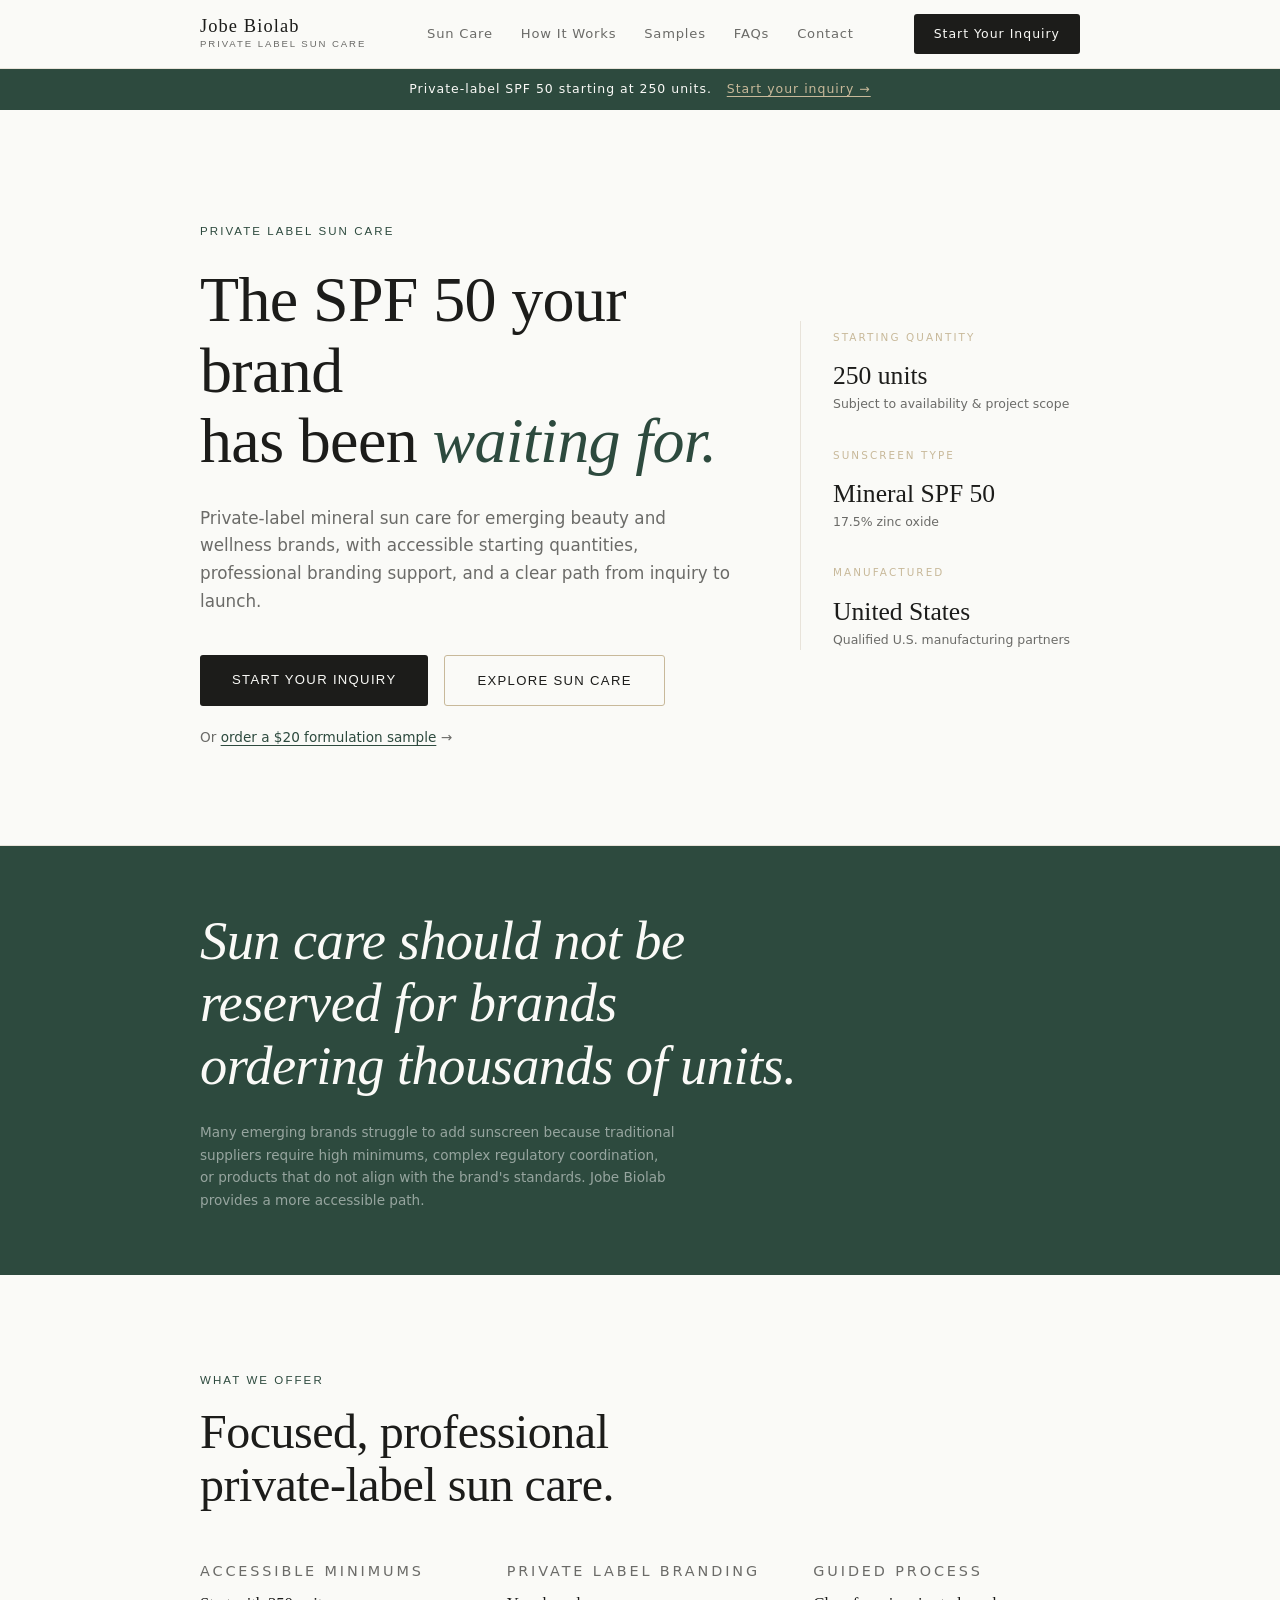
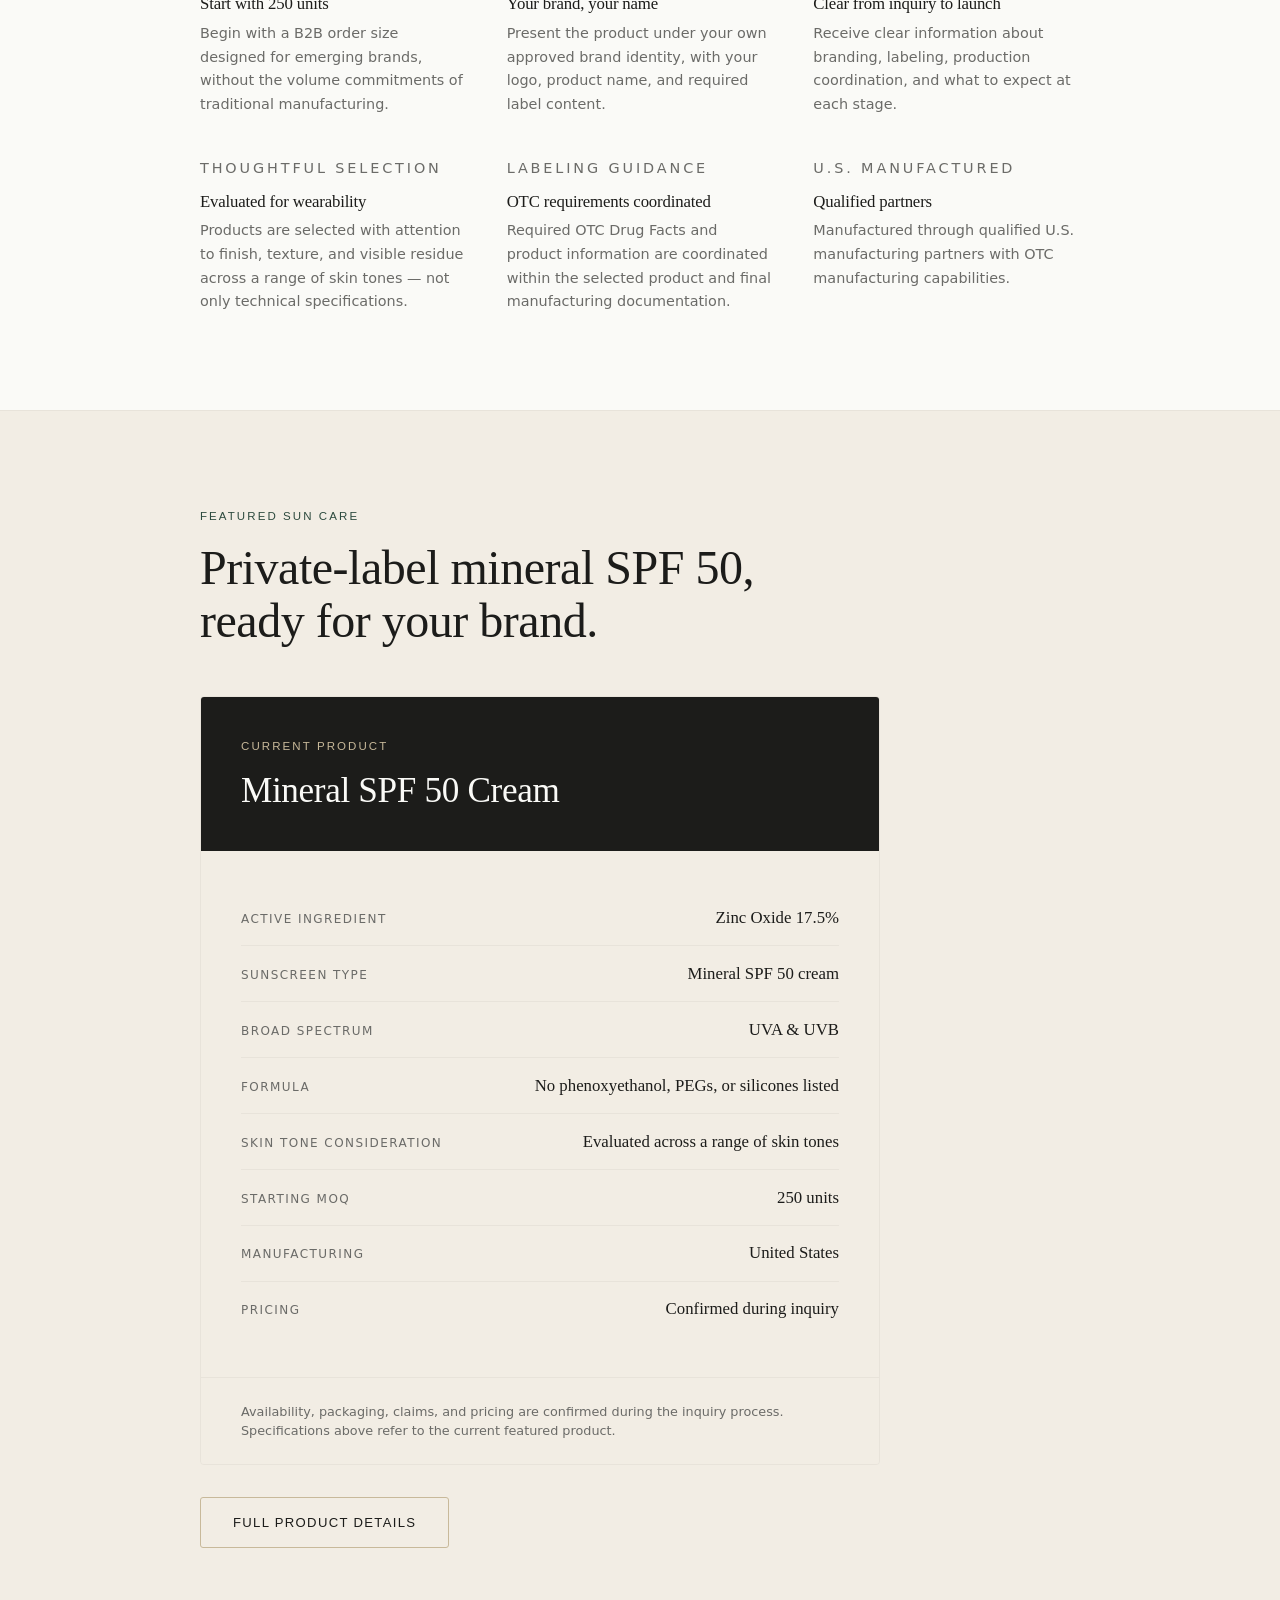
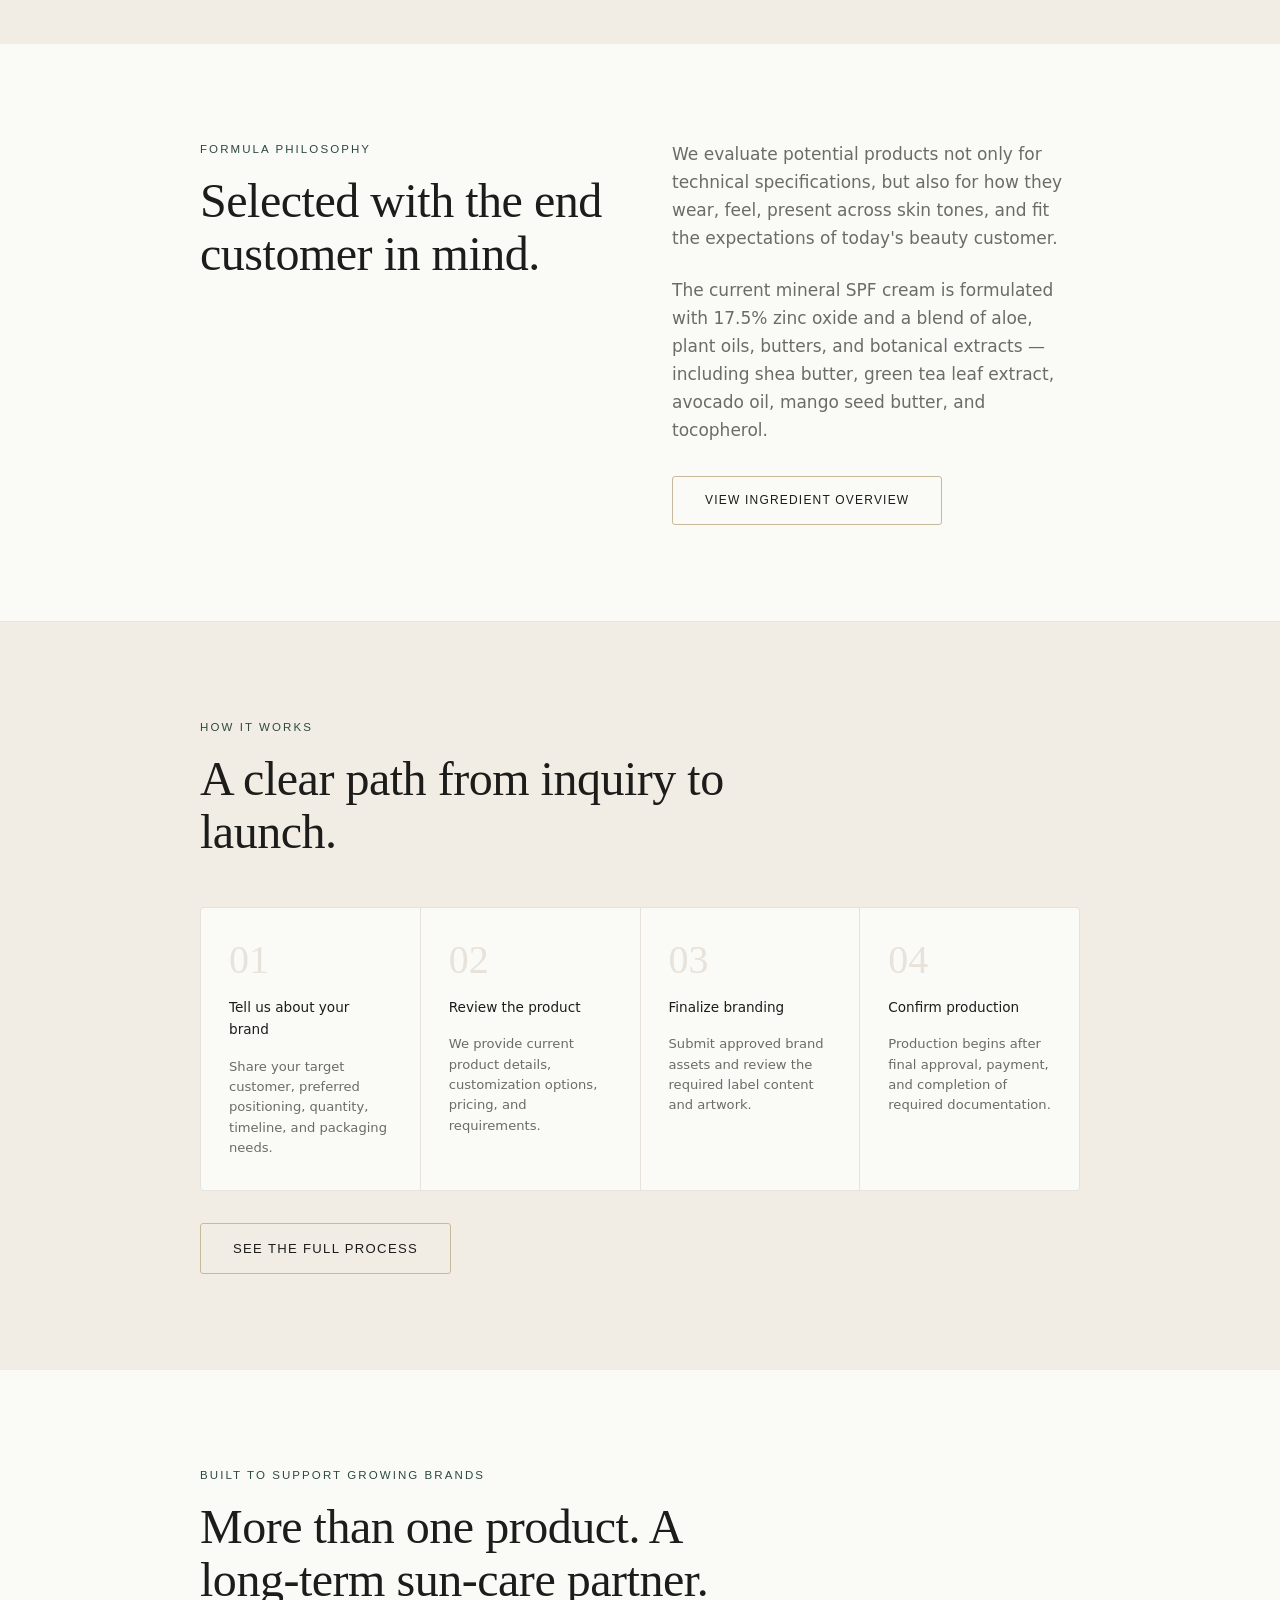
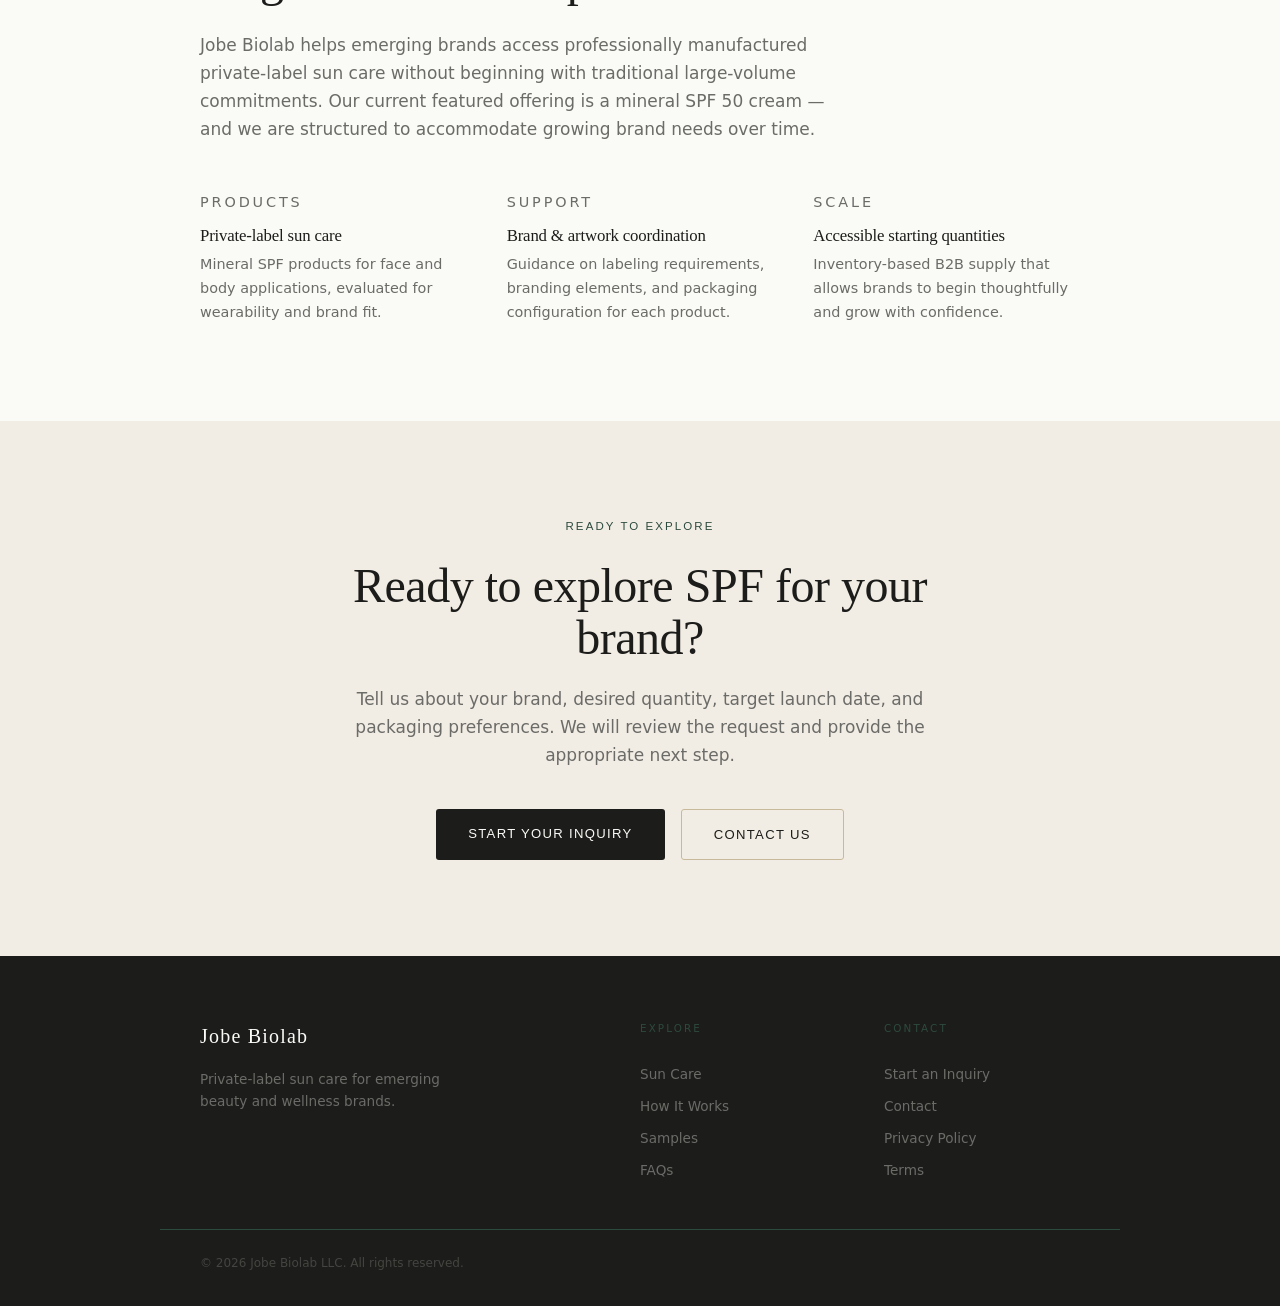
<file: index.html>
<!DOCTYPE html>
<html lang="en">
<head>
  <meta charset="UTF-8">
  <meta name="viewport" content="width=device-width, initial-scale=1.0">
  <title>Jobe Biolab | Private Label SPF 50 for Emerging Beauty Brands</title>
  <meta name="description" content="Launch a private-label SPF 50 product with accessible minimum order quantities, custom branding, and labeling guidance from Jobe Biolab.">
  <link rel="canonical" href="https://jobebiolab.com/">
  <meta property="og:title" content="Jobe Biolab | Private Label SPF 50 for Emerging Beauty Brands">
  <meta property="og:description" content="Private-label mineral sun care for emerging beauty and wellness brands. Starting B2B order quantity: 250 units.">
  <meta property="og:url" content="https://jobebiolab.com/">
  <meta property="og:type" content="website">
  <script type="application/ld+json">
  {
    "@context": "https://schema.org",
    "@type": "Organization",
    "name": "Jobe Biolab LLC",
    "url": "https://jobebiolab.com",
    "description": "Private-label sun care for emerging beauty and wellness brands.",
    "contactPoint": {
      "@type": "ContactPoint",
      "contactType": "Business Inquiry",
      "email": "info@jobebiolab.com"
    }
  }
  </script>
  <link rel="stylesheet" href="/assets/style.css">
</head>
<body>

  <header id="site-header"></header>

  <!-- ANNOUNCEMENT -->
  <div style="background:#2D4A3E;color:#FAFAF7;text-align:center;padding:0.65rem 1.5rem;font-size:0.78rem;letter-spacing:0.08em;">
    Private-label SPF 50 starting at 250 units. &nbsp;
    <a href="/contact/" style="color:#C8B99A;text-decoration:underline;text-underline-offset:3px;">Start your inquiry →</a>
  </div>

  <!-- HERO -->
  <section class="hero">
    <div class="hero-inner">
      <div class="hero-left">
        <span class="eyebrow hero-eyebrow">Private Label Sun Care</span>
        <h1>The SPF 50 your brand<br>has been <em>waiting for.</em></h1>
        <p class="hero-copy">Private-label mineral sun care for emerging beauty and wellness brands, with accessible starting quantities, professional branding support, and a clear path from inquiry to launch.</p>
        <div class="hero-actions">
          <a href="/contact/" class="btn btn--primary">Start Your Inquiry</a>
          <a href="/sun-care/" class="btn btn--outline">Explore Sun Care</a>
        </div>
        <p style="font-size:0.85rem;color:#6B6B68;margin-top:1.25rem;">Or <a href="/samples/" style="color:#2D4A3E;text-decoration:underline;text-underline-offset:3px;">order a $20 formulation sample</a> &rarr;</p>
      </div>
      <aside class="hero-meta" aria-label="Key details">
        <div>
          <p class="hero-stat-label">Starting quantity</p>
          <p class="hero-stat-value">250 units</p>
          <p class="hero-stat-note">Subject to availability &amp; project scope</p>
        </div>
        <div>
          <p class="hero-stat-label">Sunscreen type</p>
          <p class="hero-stat-value">Mineral SPF 50</p>
          <p class="hero-stat-note">17.5% zinc oxide</p>
        </div>
        <div>
          <p class="hero-stat-label">Manufactured</p>
          <p class="hero-stat-value">United States</p>
          <p class="hero-stat-note">Qualified U.S. manufacturing partners</p>
        </div>
      </aside>
    </div>
  </section>

  <hr class="rule">

  <!-- EDITORIAL BAR — signature element -->
  <div class="editorial-bar">
    <div class="wrap">
      <h2>Sun care should not be reserved for brands ordering thousands of units.</h2>
      <p class="eb-sub">Many emerging brands struggle to add sunscreen because traditional suppliers require high minimums, complex regulatory coordination, or products that do not align with the brand's standards. Jobe Biolab provides a more accessible path.</p>
    </div>
  </div>

  <!-- CORE BENEFITS -->
  <section>
    <div class="wrap">
      <span class="eyebrow">What we offer</span>
      <h2 class="mb-3" style="max-width:20ch;">Focused, professional private-label sun care.</h2>
      <div class="grid-3" style="margin-top:3rem;">
        <div class="grid-item">
          <p class="grid-item-label">Accessible minimums</p>
          <h4>Start with 250 units</h4>
          <p>Begin with a B2B order size designed for emerging brands, without the volume commitments of traditional manufacturing.</p>
        </div>
        <div class="grid-item">
          <p class="grid-item-label">Private label branding</p>
          <h4>Your brand, your name</h4>
          <p>Present the product under your own approved brand identity, with your logo, product name, and required label content.</p>
        </div>
        <div class="grid-item">
          <p class="grid-item-label">Guided process</p>
          <h4>Clear from inquiry to launch</h4>
          <p>Receive clear information about branding, labeling, production coordination, and what to expect at each stage.</p>
        </div>
        <div class="grid-item">
          <p class="grid-item-label">Thoughtful selection</p>
          <h4>Evaluated for wearability</h4>
          <p>Products are selected with attention to finish, texture, and visible residue across a range of skin tones — not only technical specifications.</p>
        </div>
        <div class="grid-item">
          <p class="grid-item-label">Labeling guidance</p>
          <h4>OTC requirements coordinated</h4>
          <p>Required OTC Drug Facts and product information are coordinated within the selected product and final manufacturing documentation.</p>
        </div>
        <div class="grid-item">
          <p class="grid-item-label">U.S. manufactured</p>
          <h4>Qualified partners</h4>
          <p>Manufactured through qualified U.S. manufacturing partners with OTC manufacturing capabilities.</p>
        </div>
      </div>
    </div>
  </section>

  <hr class="rule">

  <!-- FEATURED PRODUCT -->
  <section class="section--alt">
    <div class="wrap">
      <span class="eyebrow">Featured Sun Care</span>
      <h2 class="mb-3" style="max-width:24ch;">Private-label mineral SPF 50, ready for your brand.</h2>
      <div class="product-card" style="margin-top:3rem;max-width:680px;">
        <div class="product-card-header">
          <span class="eyebrow">Current Product</span>
          <h3>Mineral SPF 50 Cream</h3>
        </div>
        <div class="product-card-body">
          <div class="spec-row">
            <span class="spec-key">Active ingredient</span>
            <span class="spec-val">Zinc Oxide 17.5%</span>
          </div>
          <div class="spec-row">
            <span class="spec-key">Sunscreen type</span>
            <span class="spec-val">Mineral SPF 50 cream</span>
          </div>
          <div class="spec-row">
            <span class="spec-key">Broad spectrum</span>
            <span class="spec-val">UVA &amp; UVB</span>
          </div>
          <div class="spec-row">
            <span class="spec-key">Formula</span>
            <span class="spec-val">No phenoxyethanol, PEGs, or silicones listed</span>
          </div>
          <div class="spec-row">
            <span class="spec-key">Skin tone consideration</span>
            <span class="spec-val">Evaluated across a range of skin tones</span>
          </div>
          <div class="spec-row">
            <span class="spec-key">Starting MOQ</span>
            <span class="spec-val">250 units</span>
          </div>
          <div class="spec-row">
            <span class="spec-key">Manufacturing</span>
            <span class="spec-val">United States</span>
          </div>
          <div class="spec-row">
            <span class="spec-key">Pricing</span>
            <span class="spec-val">Confirmed during inquiry</span>
          </div>
        </div>
        <div class="product-card-footer">
          Availability, packaging, claims, and pricing are confirmed during the inquiry process. Specifications above refer to the current featured product.
        </div>
      </div>
      <div class="mt-4">
        <a href="/sun-care/" class="btn btn--outline">Full Product Details</a>
      </div>
    </div>
  </section>

  <!-- FORMULA PHILOSOPHY -->
  <section>
    <div class="wrap">
      <div class="split-2" style="align-items:start;">
        <div>
          <span class="eyebrow">Formula philosophy</span>
          <h2 style="max-width:18ch;">Selected with the end customer in mind.</h2>
        </div>
        <div>
          <p style="color:#6B6B68;margin-bottom:1.5rem;">We evaluate potential products not only for technical specifications, but also for how they wear, feel, present across skin tones, and fit the expectations of today's beauty customer.</p>
          <p style="color:#6B6B68;margin-bottom:2rem;">The current mineral SPF cream is formulated with 17.5% zinc oxide and a blend of aloe, plant oils, butters, and botanical extracts — including shea butter, green tea leaf extract, avocado oil, mango seed butter, and tocopherol.</p>
          <a href="/sun-care/" class="btn btn--outline" style="font-size:0.75rem;">View ingredient overview</a>
        </div>
      </div>
    </div>
  </section>

  <hr class="rule">

  <!-- PROCESS PREVIEW -->
  <section class="section--alt">
    <div class="wrap">
      <span class="eyebrow">How it works</span>
      <h2 class="mb-3" style="max-width:22ch;">A clear path from inquiry to launch.</h2>
      <div class="process-grid" style="margin-top:3rem;">
        <div class="process-step">
          <p class="step-num">01</p>
          <p class="step-title">Tell us about your brand</p>
          <p class="step-desc">Share your target customer, preferred positioning, quantity, timeline, and packaging needs.</p>
        </div>
        <div class="process-step">
          <p class="step-num">02</p>
          <p class="step-title">Review the product</p>
          <p class="step-desc">We provide current product details, customization options, pricing, and requirements.</p>
        </div>
        <div class="process-step">
          <p class="step-num">03</p>
          <p class="step-title">Finalize branding</p>
          <p class="step-desc">Submit approved brand assets and review the required label content and artwork.</p>
        </div>
        <div class="process-step">
          <p class="step-num">04</p>
          <p class="step-title">Confirm production</p>
          <p class="step-desc">Production begins after final approval, payment, and completion of required documentation.</p>
        </div>
      </div>
      <div class="mt-4">
        <a href="/how-it-works/" class="btn btn--outline">See the full process</a>
      </div>
    </div>
  </section>

  <!-- BROADER CAPABILITIES -->
  <section>
    <div class="wrap">
      <span class="eyebrow">Built to support growing brands</span>
      <h2 class="mb-3" style="max-width:24ch;">More than one product. A long-term sun-care partner.</h2>
      <p style="color:#6B6B68;max-width:60ch;margin-bottom:3rem;">Jobe Biolab helps emerging brands access professionally manufactured private-label sun care without beginning with traditional large-volume commitments. Our current featured offering is a mineral SPF 50 cream — and we are structured to accommodate growing brand needs over time.</p>
      <div class="grid-3">
        <div class="grid-item">
          <p class="grid-item-label">Products</p>
          <h4>Private-label sun care</h4>
          <p>Mineral SPF products for face and body applications, evaluated for wearability and brand fit.</p>
        </div>
        <div class="grid-item">
          <p class="grid-item-label">Support</p>
          <h4>Brand &amp; artwork coordination</h4>
          <p>Guidance on labeling requirements, branding elements, and packaging configuration for each product.</p>
        </div>
        <div class="grid-item">
          <p class="grid-item-label">Scale</p>
          <h4>Accessible starting quantities</h4>
          <p>Inventory-based B2B supply that allows brands to begin thoughtfully and grow with confidence.</p>
        </div>
      </div>
    </div>
  </section>


  <!-- INQUIRY CTA -->
  <div class="cta-section">
    <div class="wrap wrap--narrow">
      <span class="eyebrow" style="display:block;text-align:center;margin-bottom:1.5rem;">Ready to explore</span>
      <h2>Ready to explore SPF for your brand?</h2>
      <p>Tell us about your brand, desired quantity, target launch date, and packaging preferences. We will review the request and provide the appropriate next step.</p>
      <div class="cta-actions">
        <a href="/contact/" class="btn btn--primary">Start Your Inquiry</a>
        <a href="/contact/" class="btn btn--outline">Contact Us</a>
      </div>
    </div>
  </div>

  <footer id="site-footer"></footer>
  <script src="/assets/config.js"></script>
</body>
</html>
</file>
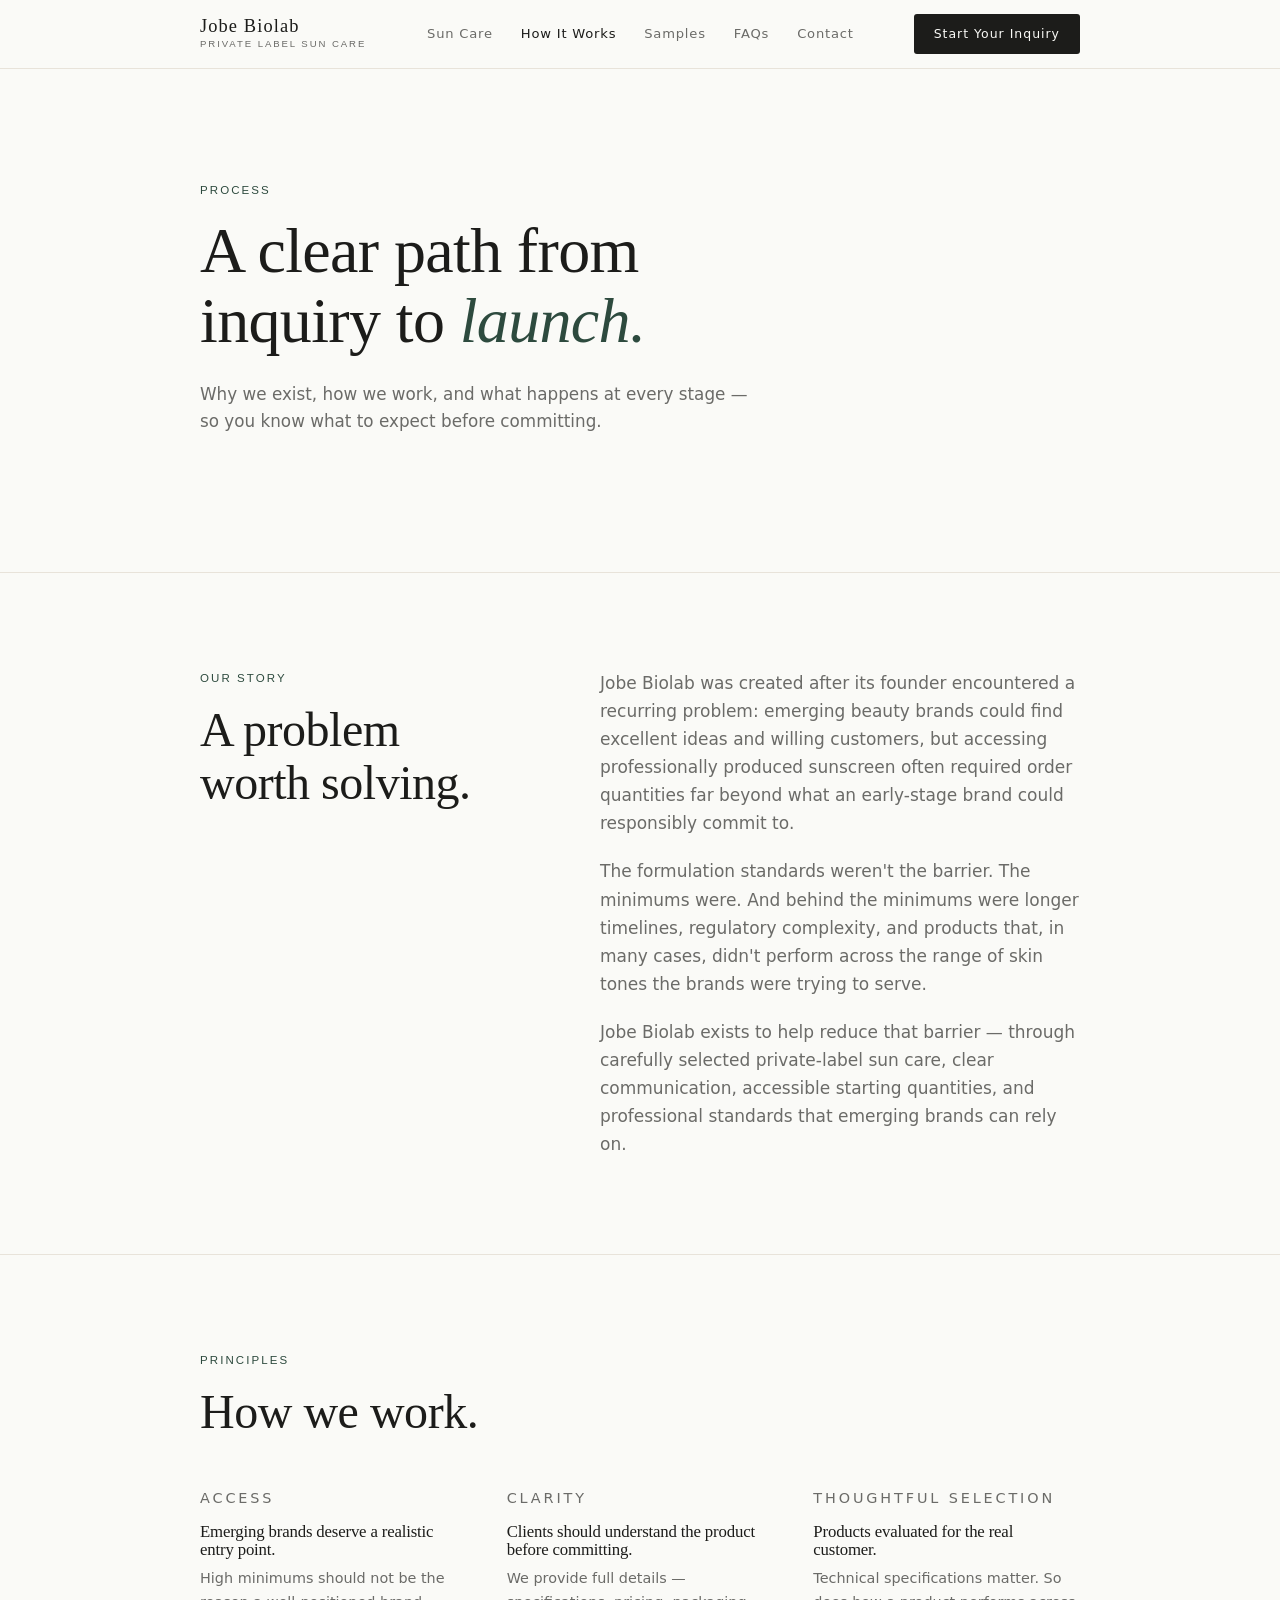
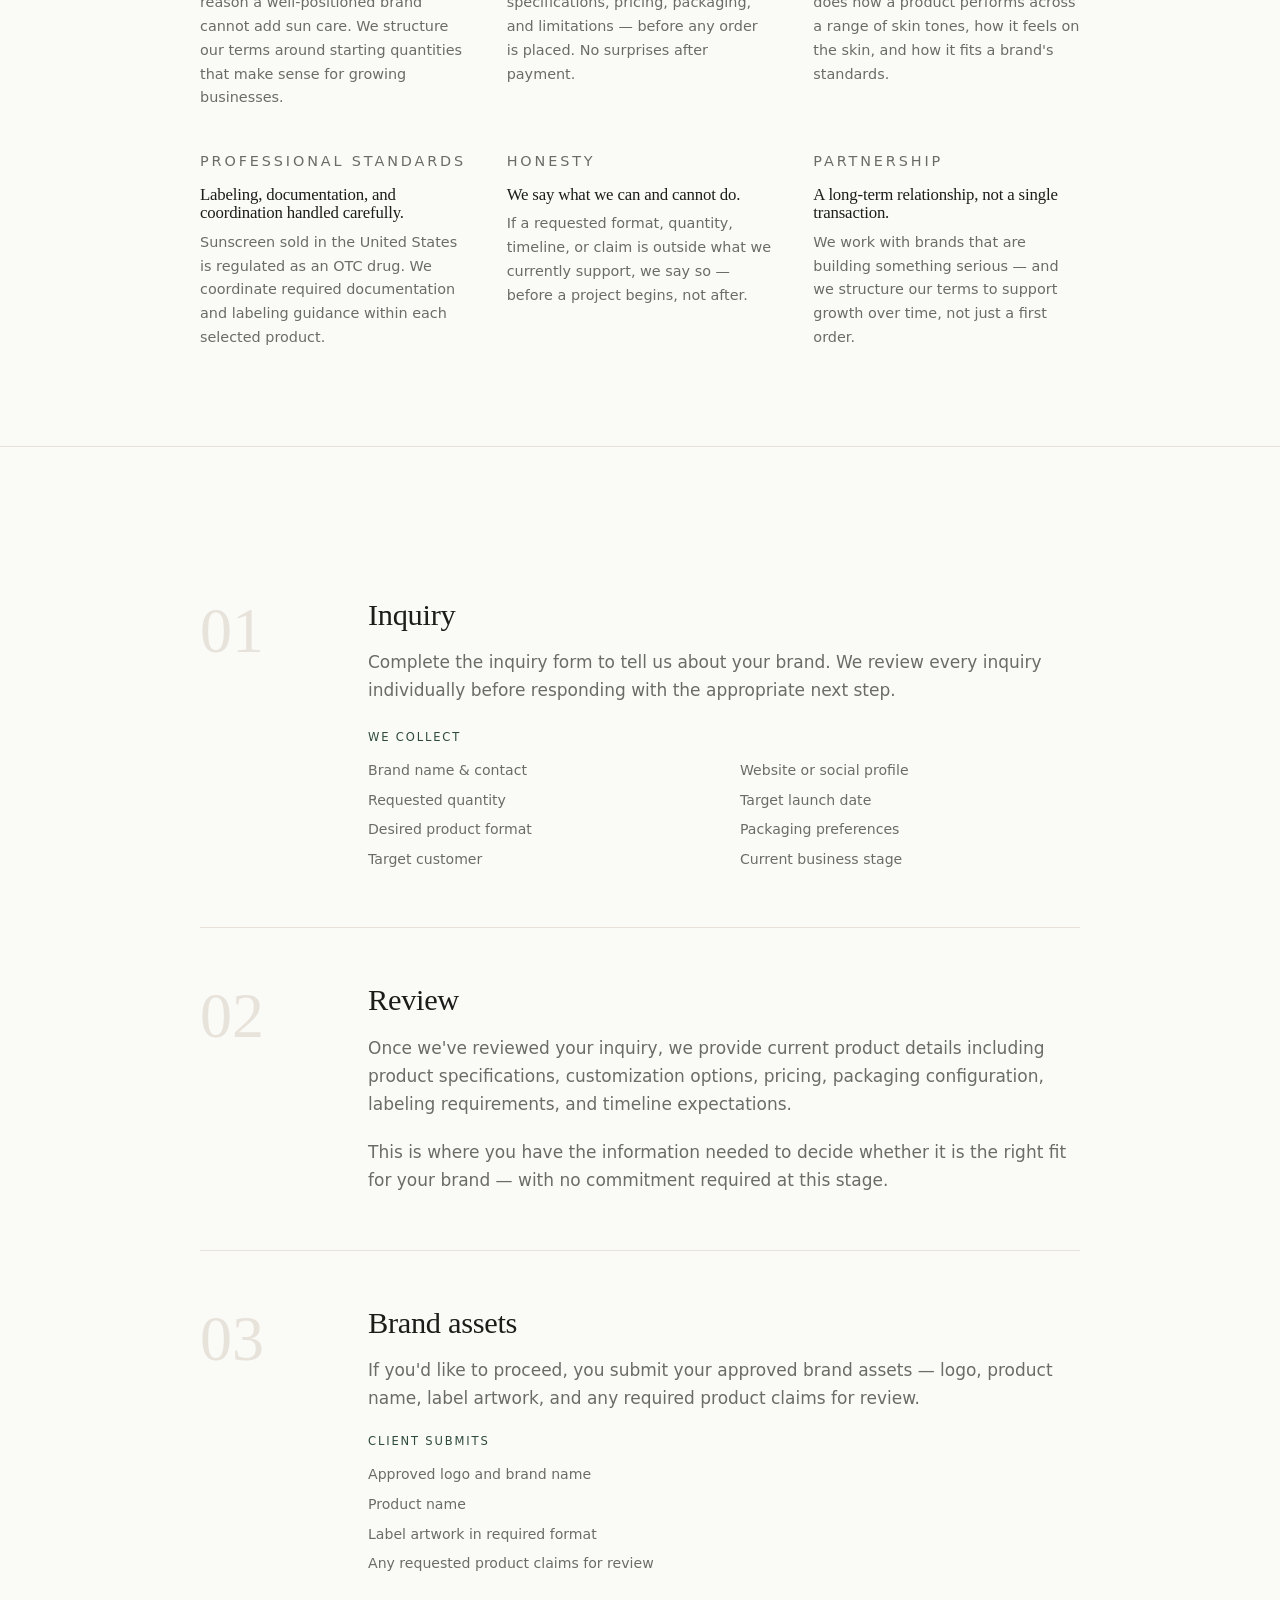
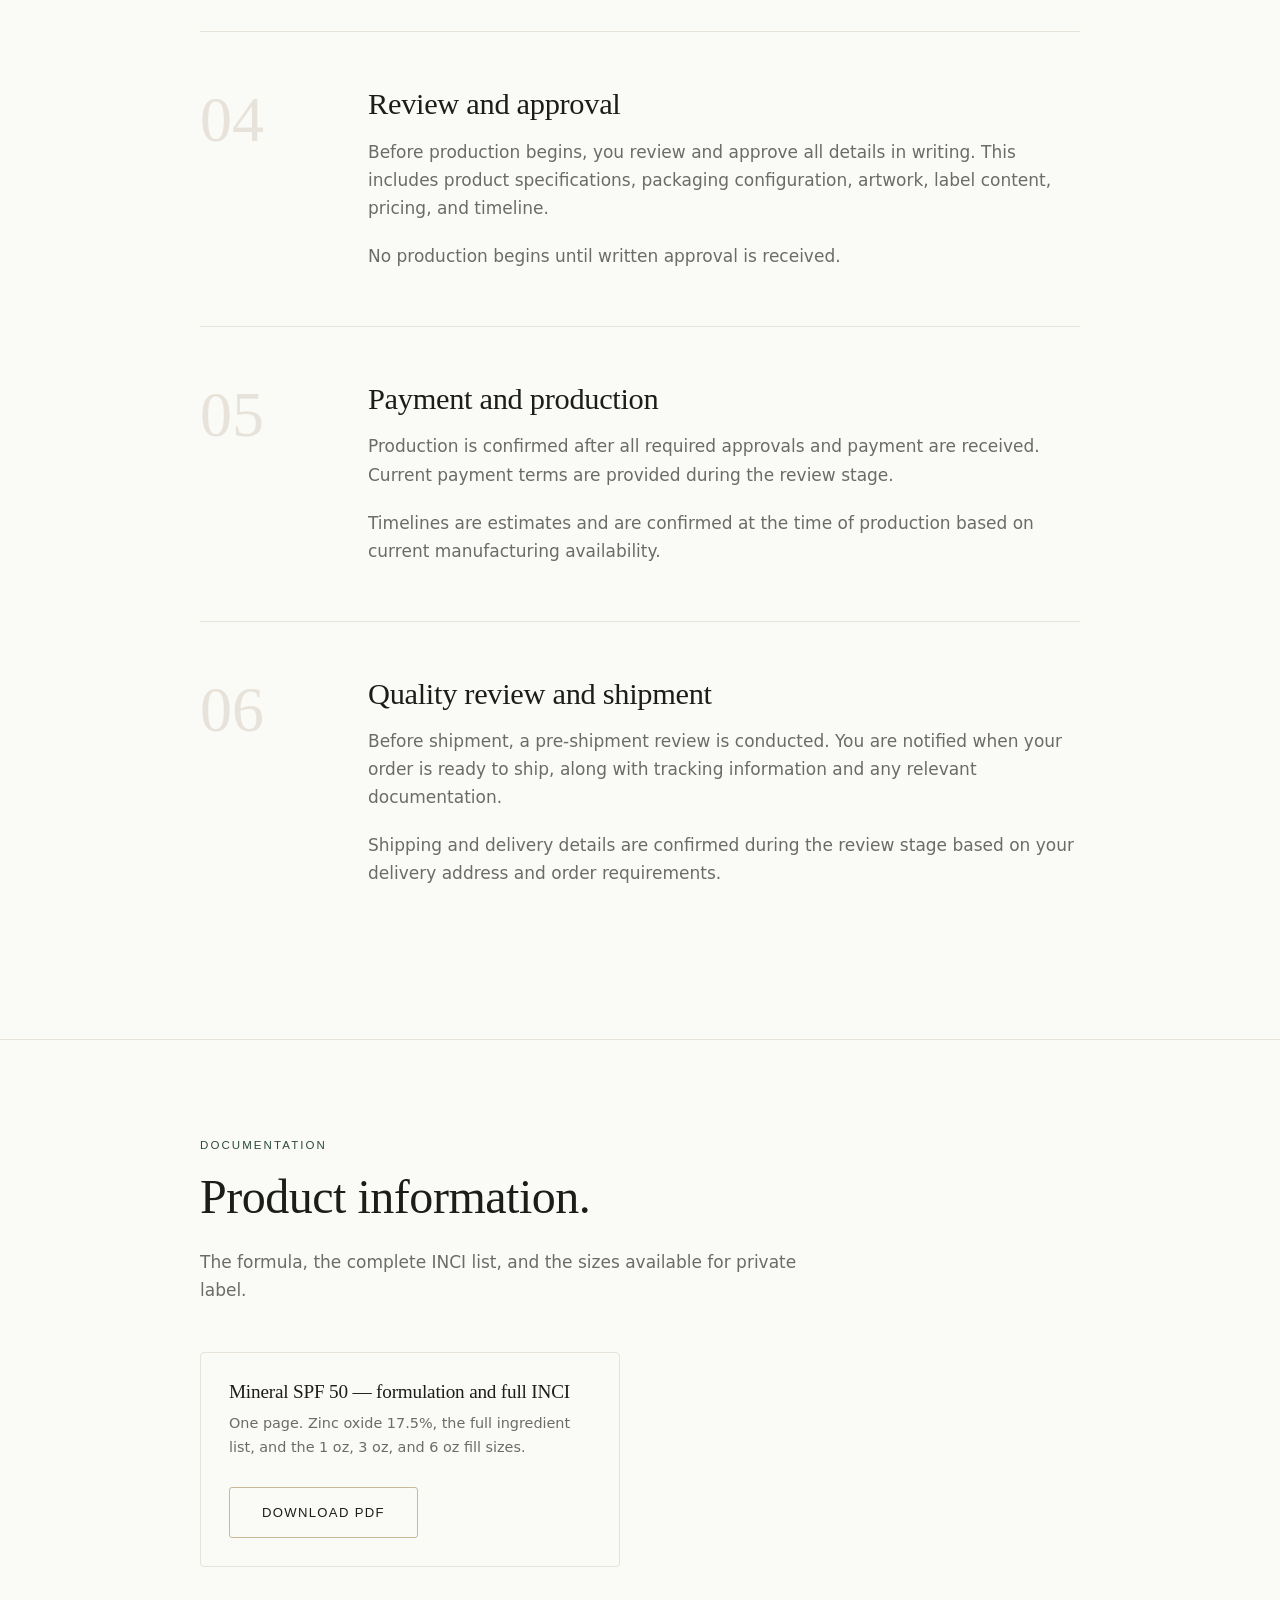
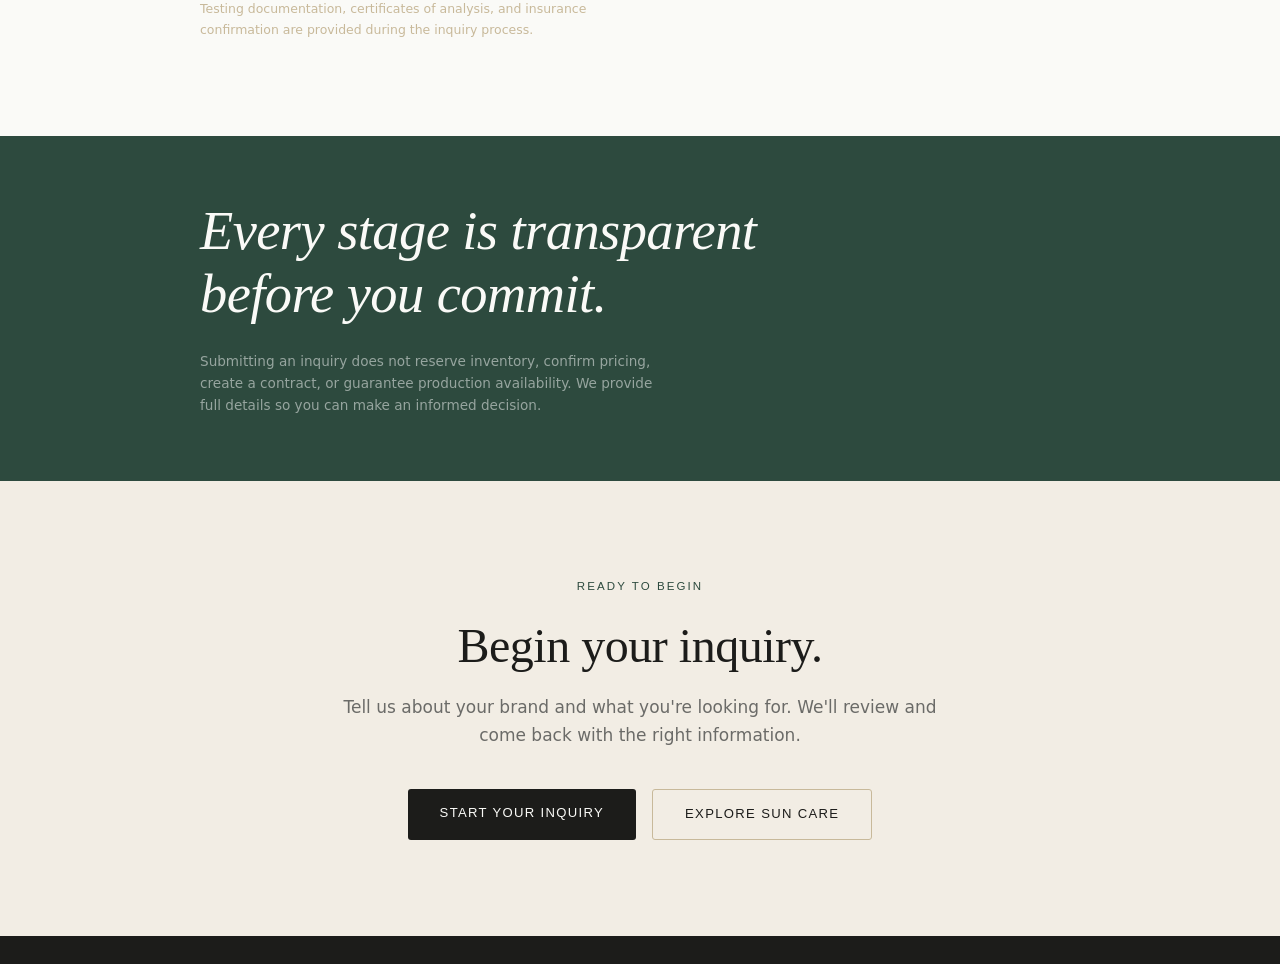
<file: about/index.html>
<!DOCTYPE html>
<html lang="en">
<head>
  <meta charset="UTF-8">
  <meta name="viewport" content="width=device-width, initial-scale=1.0">
  <title>How It Works | Jobe Biolab</title>
  <link rel="canonical" href="https://jobebiolab.com/how-it-works/">
  <meta http-equiv="refresh" content="0; url=/how-it-works/">
  <meta name="robots" content="noindex">
  <link rel="stylesheet" href="/assets/style.css">
</head>
<body>
  <section style="padding:8rem 0;text-align:center;">
    <div class="wrap wrap--narrow">
      <p class="text-grey">This page has moved to <a href="/how-it-works/" style="color:#2D4A3E;text-decoration:underline;text-underline-offset:3px;">How It Works</a>.</p>
    </div>
  </section>
</body>
</html>
</file>
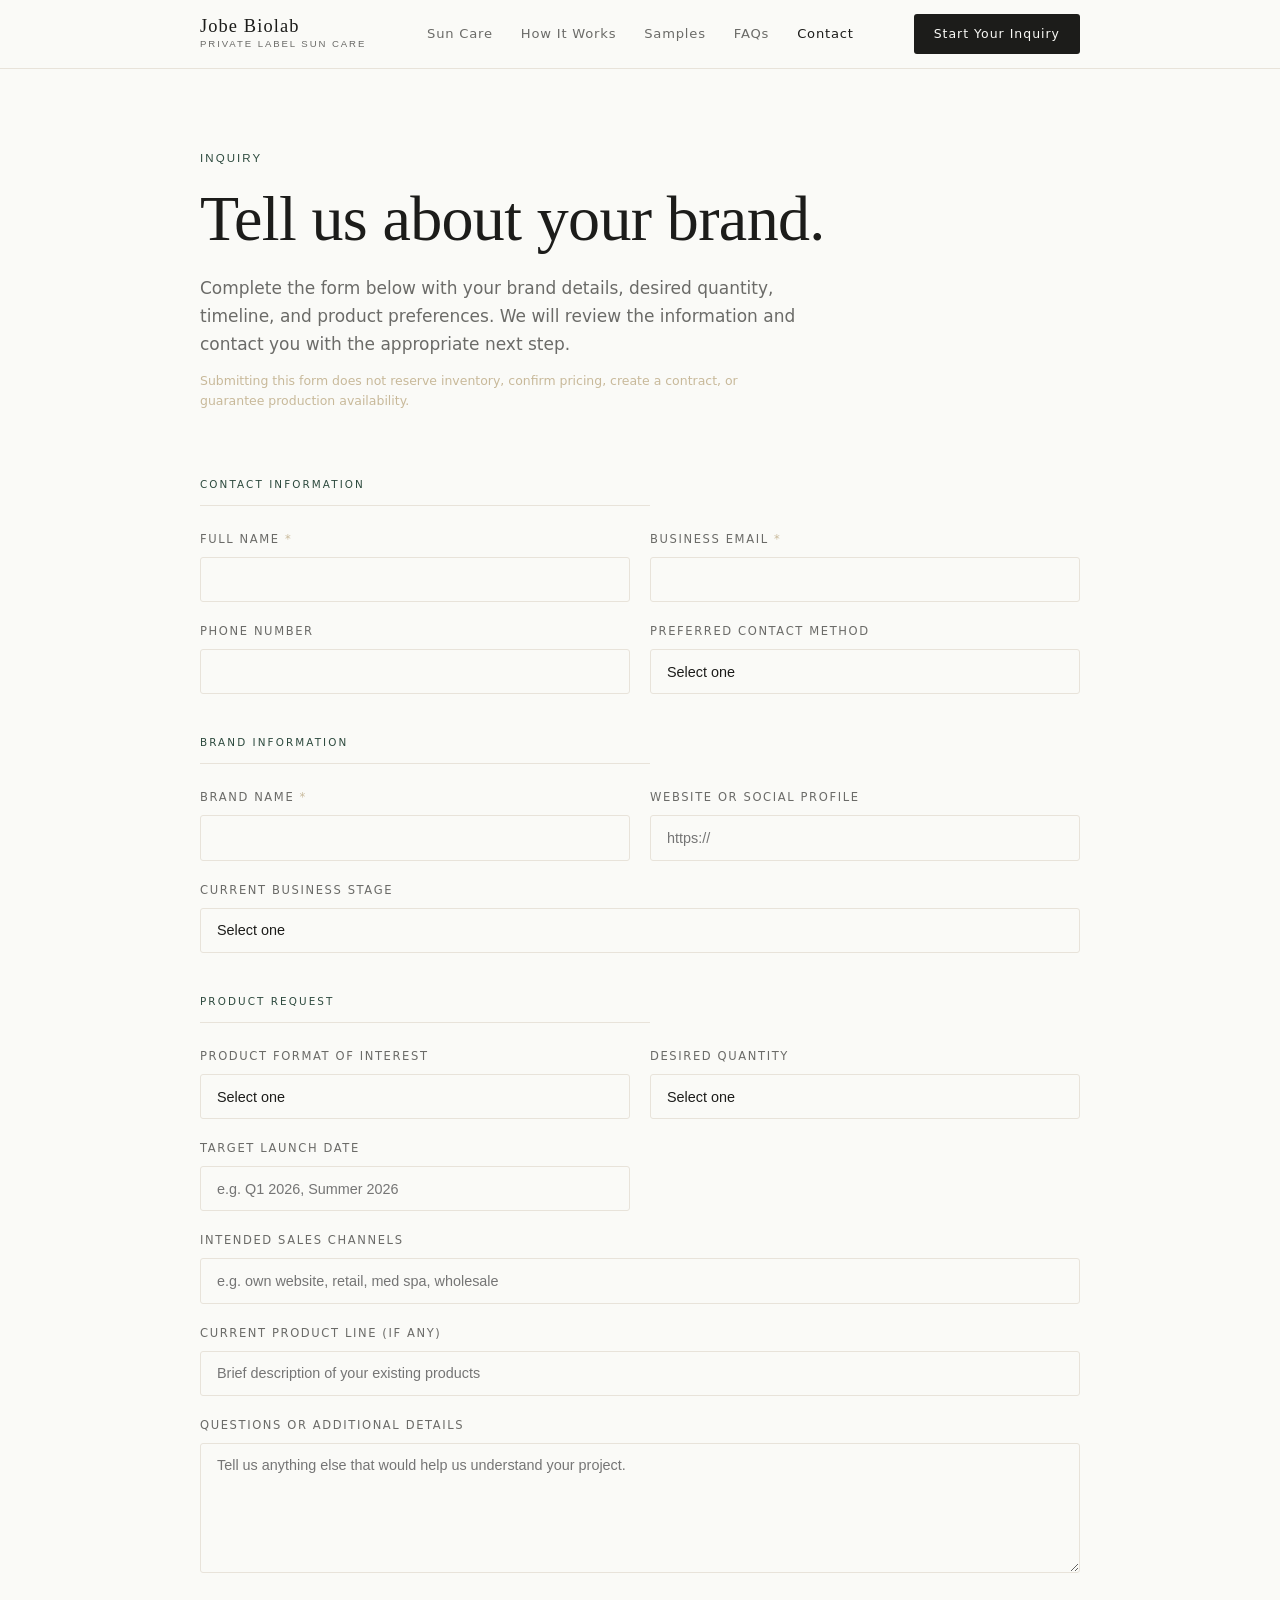
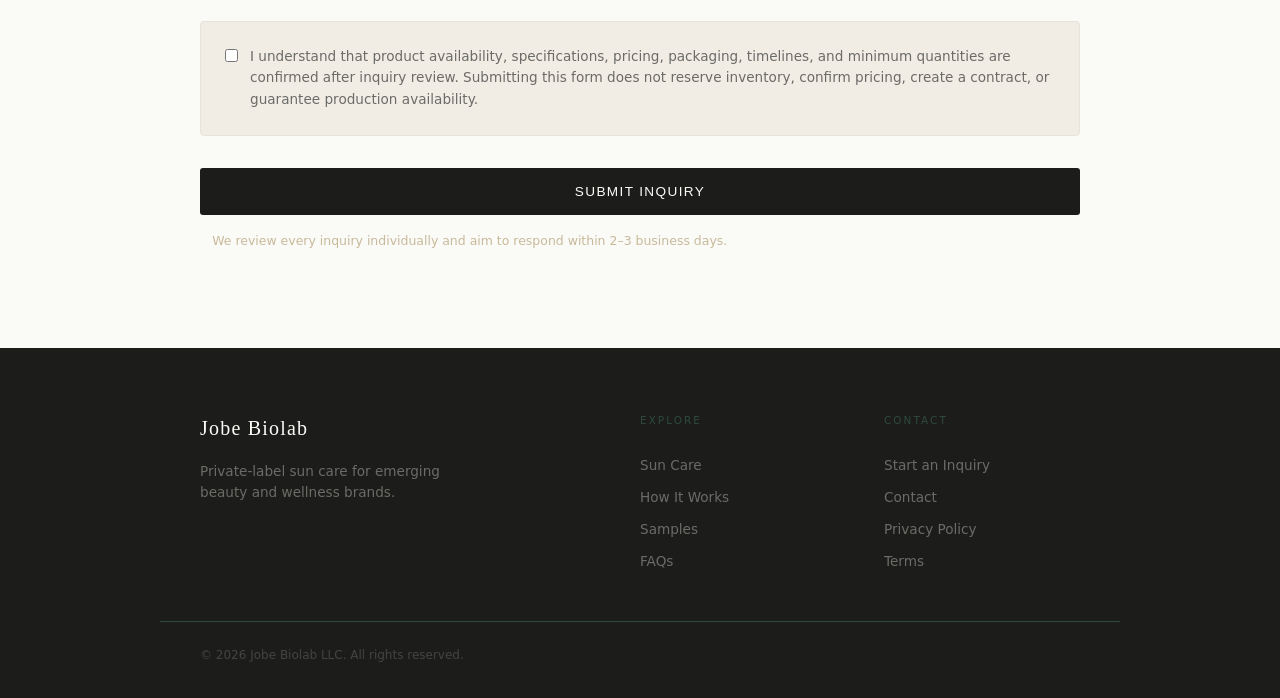
<file: contact/index.html>
<!DOCTYPE html>
<html lang="en">
<head>
  <meta charset="UTF-8">
  <meta name="viewport" content="width=device-width, initial-scale=1.0">
  <title>Start a Private Label SPF Inquiry | Jobe Biolab</title>
  <meta name="description" content="Complete the Jobe Biolab inquiry form to tell us about your brand, desired quantity, timeline, and product preferences.">
  <link rel="canonical" href="https://jobebiolab.com/contact/">
  <link rel="stylesheet" href="/assets/style.css">
</head>
<body>
  <header id="site-header"></header>

  <section style="padding:5rem 0 2rem;">
    <div class="wrap">
      <span class="eyebrow">Inquiry</span>
      <h1 style="max-width:20ch;margin:1rem 0 1.25rem;">Tell us about your brand.</h1>
      <p style="color:#6B6B68;max-width:58ch;">Complete the form below with your brand details, desired quantity, timeline, and product preferences. We will review the information and contact you with the appropriate next step.</p>
      <p style="font-size:0.78rem;color:#C8B99A;margin-top:0.75rem;">Submitting this form does not reserve inventory, confirm pricing, create a contract, or guarantee production availability.</p>
    </div>
  </section>

  <section style="padding:2rem 0 6rem;">
    <div class="wrap">
      <form action="https://formspree.io/f/mnjyrljb" method="POST" novalidate>
        <input type="hidden" name="_subject" value="Jobe Biolab — New SPF Inquiry">
        <input type="hidden" name="_next" value="https://jobebiolab.com/thank-you/">

        <!-- CONTACT INFO -->
        <p style="font-size:0.65rem;letter-spacing:0.2em;text-transform:uppercase;color:#2D4A3E;margin-bottom:1.5rem;font-weight:500;padding-bottom:0.75rem;border-bottom:1px solid #E8E3DA;">Contact information</p>
        <div class="form-grid" style="margin-bottom:2.5rem;">
          <div class="form-field">
            <label for="full_name">Full name <span style="color:#C8B99A;">*</span></label>
            <input type="text" id="full_name" name="full_name" required autocomplete="name">
          </div>
          <div class="form-field">
            <label for="email">Business email <span style="color:#C8B99A;">*</span></label>
            <input type="email" id="email" name="email" required autocomplete="email">
          </div>
          <div class="form-field">
            <label for="phone">Phone number</label>
            <input type="tel" id="phone" name="phone" autocomplete="tel">
          </div>
          <div class="form-field">
            <label for="contact_method">Preferred contact method</label>
            <select id="contact_method" name="contact_method">
              <option value="">Select one</option>
              <option>Email</option>
              <option>Phone</option>
              <option>Either</option>
            </select>
          </div>
        </div>

        <!-- BRAND INFO -->
        <p style="font-size:0.65rem;letter-spacing:0.2em;text-transform:uppercase;color:#2D4A3E;margin-bottom:1.5rem;font-weight:500;padding-bottom:0.75rem;border-bottom:1px solid #E8E3DA;">Brand information</p>
        <div class="form-grid" style="margin-bottom:2.5rem;">
          <div class="form-field">
            <label for="brand_name">Brand name <span style="color:#C8B99A;">*</span></label>
            <input type="text" id="brand_name" name="brand_name" required>
          </div>
          <div class="form-field">
            <label for="website">Website or social profile</label>
            <input type="url" id="website" name="website" placeholder="https://">
          </div>
          <div class="form-field form-full">
            <label for="business_stage">Current business stage</label>
            <select id="business_stage" name="business_stage">
              <option value="">Select one</option>
              <option>Concept stage</option>
              <option>Pre-launch</option>
              <option>Currently selling</option>
              <option>Established brand</option>
              <option>Retailer</option>
              <option>Professional practice (med spa, esthetician, etc.)</option>
              <option>Other</option>
            </select>
          </div>
        </div>

        <!-- PRODUCT REQUEST -->
        <p style="font-size:0.65rem;letter-spacing:0.2em;text-transform:uppercase;color:#2D4A3E;margin-bottom:1.5rem;font-weight:500;padding-bottom:0.75rem;border-bottom:1px solid #E8E3DA;">Product request</p>
        <div class="form-grid" style="margin-bottom:2.5rem;">
          <div class="form-field">
            <label for="product_format">Product format of interest</label>
            <select id="product_format" name="product_format">
              <option value="">Select one</option>
              <option>Mineral SPF cream (current featured product)</option>
              <option>Face sunscreen</option>
              <option>Body sunscreen</option>
              <option>Stick format</option>
              <option>Tinted option</option>
              <option>Not sure</option>
              <option>Other</option>
            </select>
          </div>
          <div class="form-field">
            <label for="quantity">Desired quantity</label>
            <select id="quantity" name="quantity">
              <option value="">Select one</option>
              <option>250 units</option>
              <option>500 units</option>
              <option>1,000+ units</option>
              <option>Not sure</option>
            </select>
          </div>
          <div class="form-field">
            <label for="launch_date">Target launch date</label>
            <input type="text" id="launch_date" name="launch_date" placeholder="e.g. Q1 2026, Summer 2026">
          </div>
          <div class="form-field form-full">
            <label for="sales_channels">Intended sales channels</label>
            <input type="text" id="sales_channels" name="sales_channels" placeholder="e.g. own website, retail, med spa, wholesale">
          </div>
          <div class="form-field form-full">
            <label for="current_line">Current product line (if any)</label>
            <input type="text" id="current_line" name="current_line" placeholder="Brief description of your existing products">
          </div>
          <div class="form-field form-full">
            <label for="message">Questions or additional details</label>
            <textarea id="message" name="message" placeholder="Tell us anything else that would help us understand your project."></textarea>
          </div>
        </div>

        <!-- CONSENT -->
        <div style="border:1px solid #E8E3DA;border-radius:4px;padding:1.5rem;background:#F2EDE4;margin-bottom:2rem;">
          <div class="form-consent">
            <input type="checkbox" id="consent" name="consent" required>
            <label for="consent" style="font-size:0.85rem;color:#6B6B68;line-height:1.6;letter-spacing:0;text-transform:none;">I understand that product availability, specifications, pricing, packaging, timelines, and minimum quantities are confirmed after inquiry review. Submitting this form does not reserve inventory, confirm pricing, create a contract, or guarantee production availability.</label>
          </div>
        </div>

        <button type="submit" class="btn btn--primary" style="width:100%;justify-content:center;padding:1rem 2rem;font-size:0.85rem;">Submit Inquiry</button>
        <p class="form-note" style="text-align:center;margin-top:1rem;">We review every inquiry individually and aim to respond within 2–3 business days.</p>
      </form>
    </div>
  </section>

  <footer id="site-footer"></footer>
  <script src="/assets/config.js"></script>
</body>
</html>
</file>
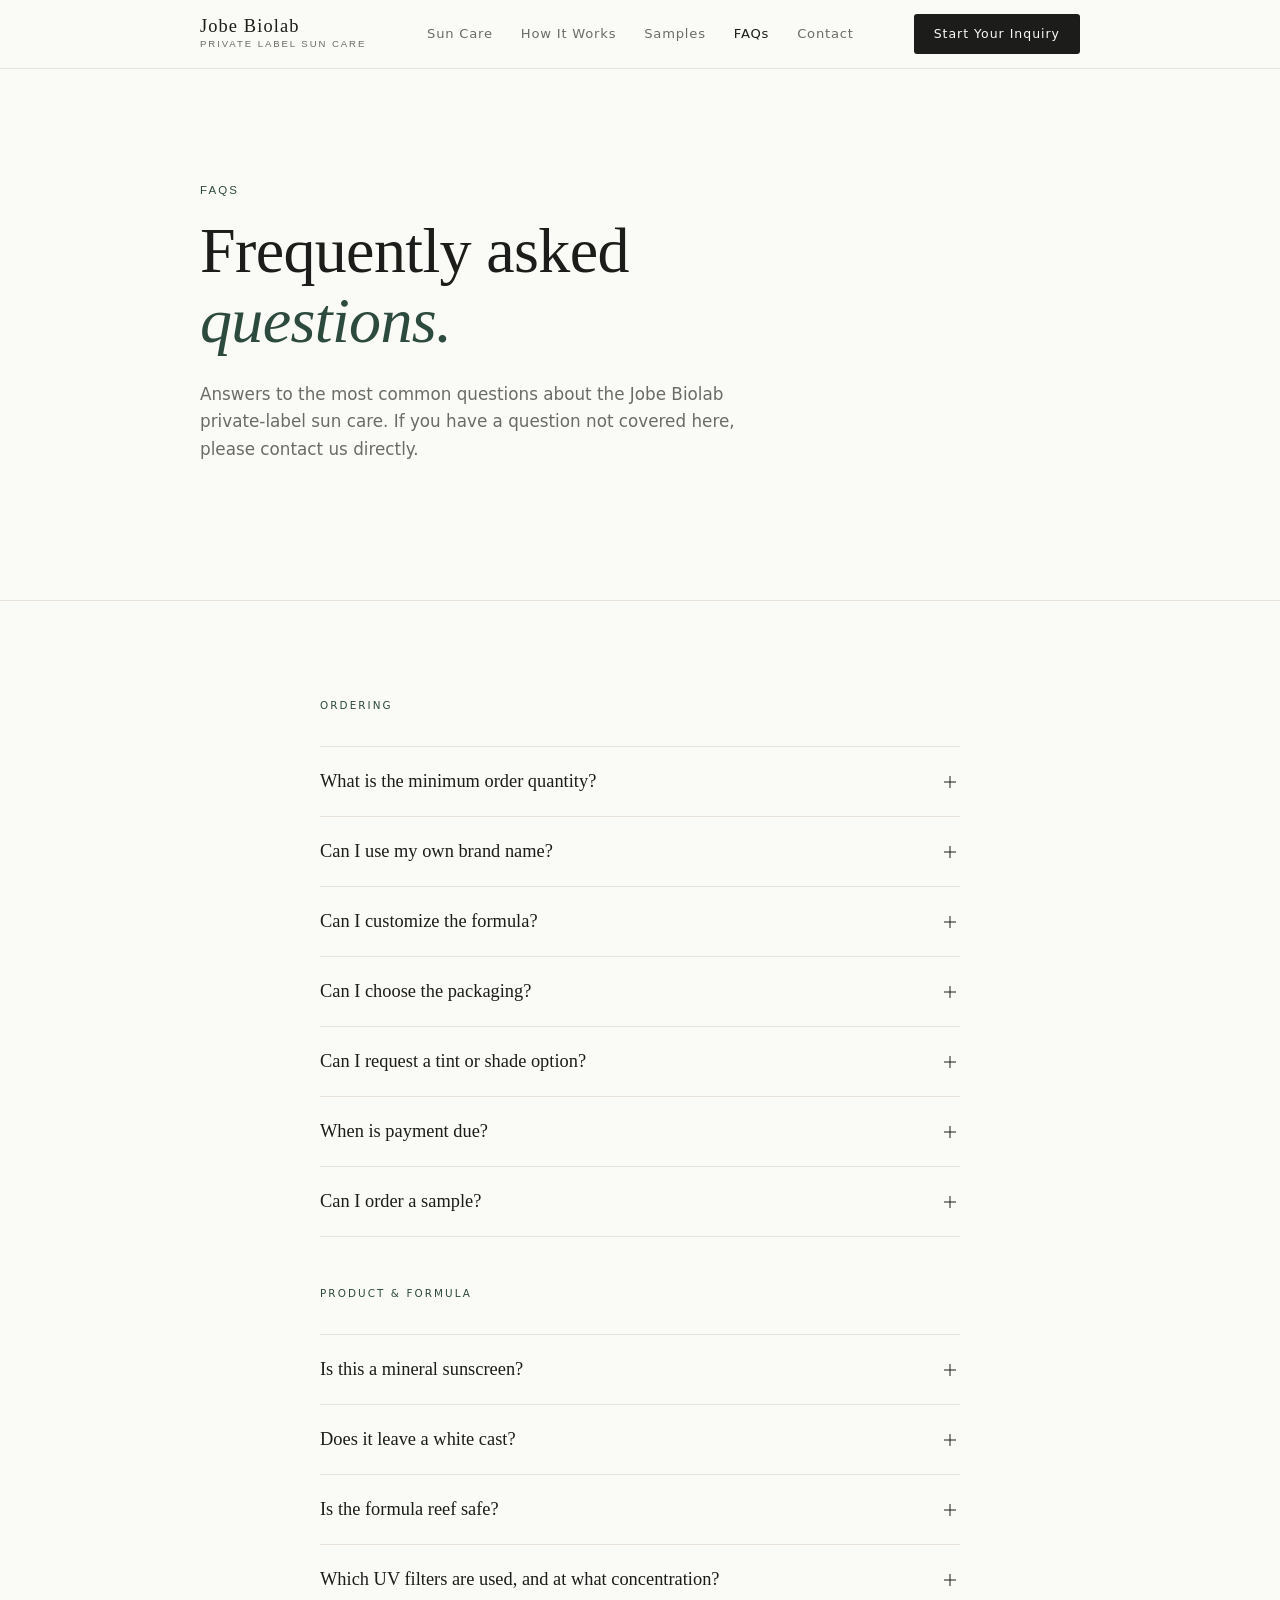
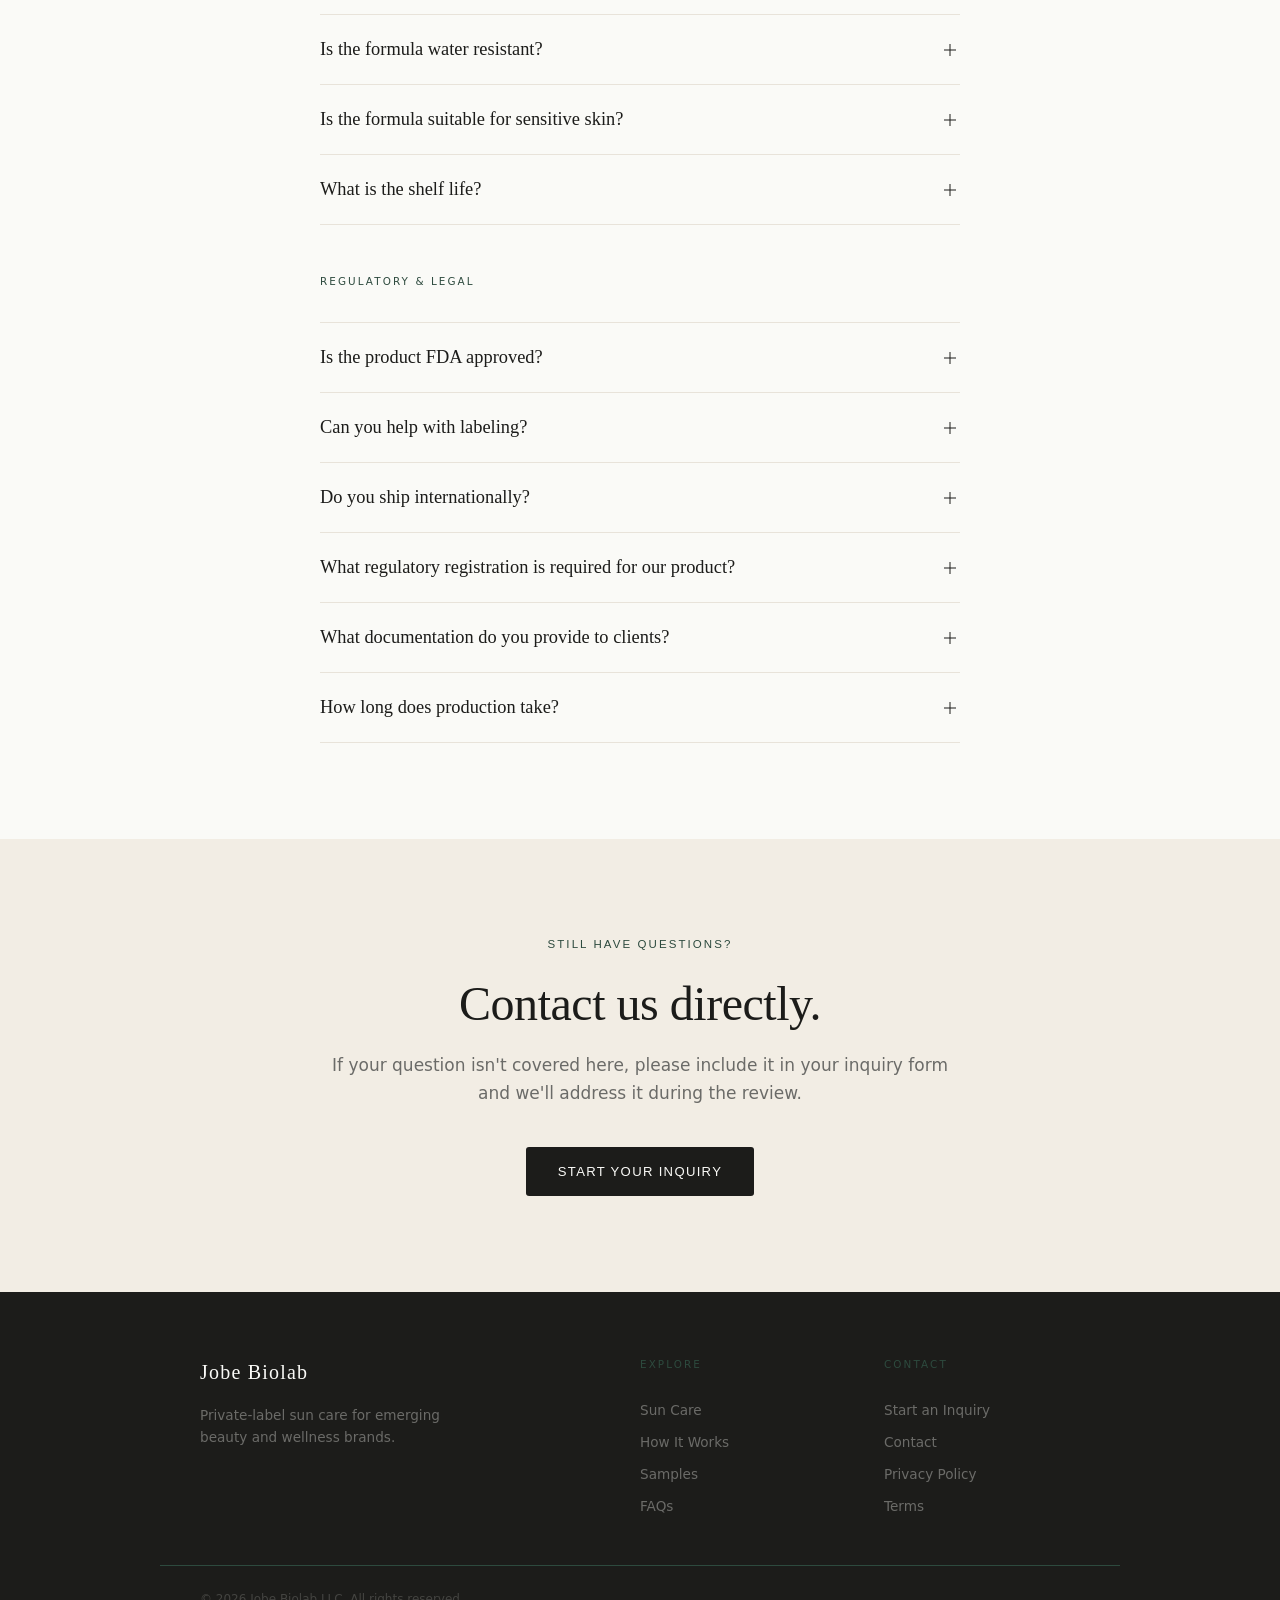
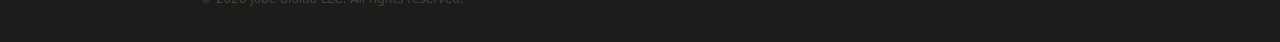
<file: faqs/index.html>
<!DOCTYPE html>
<html lang="en">
<head>
  <meta charset="UTF-8">
  <meta name="viewport" content="width=device-width, initial-scale=1.0">
  <title>Frequently Asked Questions | Jobe Biolab</title>
  <meta name="description" content="Answers to common questions about the Jobe Biolab private-label SPF, including MOQ, branding, formula, regulatory, and process questions.">
  <link rel="canonical" href="https://jobebiolab.com/faqs/">
  <script type="application/ld+json">
  {
    "@context": "https://schema.org",
    "@type": "FAQPage",
    "mainEntity": [
      {"@type":"Question","name":"What is the minimum order quantity?","acceptedAnswer":{"@type":"Answer","text":"The current starting B2B order quantity is 250 units, subject to product availability, packaging configuration, branding requirements, and project scope."}},
      {"@type":"Question","name":"Can I use my own brand name?","acceptedAnswer":{"@type":"Answer","text":"Yes. Approved branding — including your brand name, logo, and product name — is applied within the selected product and packaging specifications."}},
      {"@type":"Question","name":"Is the product FDA approved?","acceptedAnswer":{"@type":"Answer","text":"Sunscreen products sold in the United States are regulated as over-the-counter drugs. Required OTC Drug Facts and product information are coordinated according to the selected product and final manufacturing documentation."}}
    ]
  }
  </script>
  <link rel="stylesheet" href="/assets/style.css">
</head>
<body>
  <header id="site-header"></header>

  <section class="hero">
    <div class="wrap">
      <span class="eyebrow">FAQs</span>
      <h1 style="max-width:20ch;margin:1rem 0 1.5rem;">Frequently asked <em>questions.</em></h1>
      <p class="hero-copy">Answers to the most common questions about the Jobe Biolab private-label sun care. If you have a question not covered here, please contact us directly.</p>
    </div>
  </section>

  <hr class="rule">

  <section>
    <div class="wrap wrap--narrow">

      <p style="font-size:0.65rem;letter-spacing:0.2em;text-transform:uppercase;color:#2D4A3E;margin-bottom:2rem;font-weight:500;">Ordering</p>
      <div class="faq-list">

        <div class="faq-item">
          <button class="faq-q" aria-expanded="false">
            What is the minimum order quantity?
            <span class="faq-icon" aria-hidden="true"></span>
          </button>
          <div class="faq-a" hidden>
            <p>The current starting B2B order quantity is 250 units, subject to product availability, packaging configuration, branding requirements, and project scope. Larger quantities are available and are priced accordingly — full details are provided during the inquiry process.</p>
          </div>
        </div>

        <div class="faq-item">
          <button class="faq-q" aria-expanded="false">
            Can I use my own brand name?
            <span class="faq-icon" aria-hidden="true"></span>
          </button>
          <div class="faq-a" hidden>
            <p>Yes. Approved branding — including your brand name, logo, and product name — is applied within the selected product and packaging specifications.</p>
          </div>
        </div>

        <div class="faq-item">
          <button class="faq-q" aria-expanded="false">
            Can I customize the formula?
            <span class="faq-icon" aria-hidden="true"></span>
          </button>
          <div class="faq-a" hidden>
            <p>We supply an established private-label formula, not a custom formulation service. The product formula is established; what you customize is the branding, labeling, and packaging presentation. If you have specific formulation requirements, please include that in your inquiry and we'll discuss what's currently available.</p>
          </div>
        </div>

        <div class="faq-item">
          <button class="faq-q" aria-expanded="false">
            Can I choose the packaging?
            <span class="faq-icon" aria-hidden="true"></span>
          </button>
          <div class="faq-a" hidden>
            <p>Packaging options depend on current availability, compatibility with the product formula, quantity, and manufacturing requirements. Available packaging configurations are confirmed during the inquiry process.</p>
          </div>
        </div>

        <div class="faq-item">
          <button class="faq-q" aria-expanded="false">
            Can I request a tint or shade option?
            <span class="faq-icon" aria-hidden="true"></span>
          </button>
          <div class="faq-a" hidden>
            <p>A tinted version can be produced. Depending on how much iron oxide is used for the tint, the tinted formula may require its own testing, which affects timeline and cost. Please note your interest in your inquiry so we can scope it.</p>
          </div>
        </div>

        <div class="faq-item">
          <button class="faq-q" aria-expanded="false">
            When is payment due?
            <span class="faq-icon" aria-hidden="true"></span>
          </button>
          <div class="faq-a" hidden>
            <p>Current payment terms are provided during the review stage. Production is confirmed only after all required approvals and payment are received. Submitting an inquiry does not reserve inventory or create a payment obligation.</p>
          </div>
        </div>

        <div class="faq-item">
          <button class="faq-q" aria-expanded="false">
            Can I order a sample?
            <span class="faq-icon" aria-hidden="true"></span>
          </button>
          <div class="faq-a" hidden>
            <p>Yes. A 1 oz sample of the current Mineral SPF 50 base is $20 including shipping, United States only, one per order. It ships unbranded with the full ingredient list and a formulation spec sheet. <a href="/samples/" style="color:#2D4A3E;text-decoration:underline;text-underline-offset:3px;">Order a formulation sample</a>, or email us if you need more than one.</p>
          </div>
        </div>

      </div>

      <p style="font-size:0.65rem;letter-spacing:0.2em;text-transform:uppercase;color:#2D4A3E;margin:3rem 0 2rem;font-weight:500;">Product &amp; formula</p>
      <div class="faq-list">

        <div class="faq-item">
          <button class="faq-q" aria-expanded="false">
            Is this a mineral sunscreen?
            <span class="faq-icon" aria-hidden="true"></span>
          </button>
          <div class="faq-a" hidden>
            <p>Yes. The current featured product is a mineral SPF 50 cream with zinc oxide (17.5%) as the active ingredient. It does not use chemical UV filters such as oxybenzone or octinoxate.</p>
          </div>
        </div>

        <div class="faq-item">
          <button class="faq-q" aria-expanded="false">
            Does it leave a white cast?
            <span class="faq-icon" aria-hidden="true"></span>
          </button>
          <div class="faq-a" hidden>
            <p>Finish and visible residue can vary depending on skin tone, application amount, and product selection. The current product is evaluated with attention to wearability and visible residue across a range of skin tones. We recommend requesting a sample to evaluate performance for your specific product and customer context.</p>
          </div>
        </div>

        <div class="faq-item">
          <button class="faq-q" aria-expanded="false">
            Is the formula reef safe?
            <span class="faq-icon" aria-hidden="true"></span>
          </button>
          <div class="faq-a" hidden>
            <p>The current formula does not use oxybenzone or octinoxate. However, the term "reef safe" is not formally regulated, and we do not make this claim publicly without appropriate documentation. Please raise this question during the inquiry process if it is relevant to your brand.</p>
          </div>
        </div>

        <div class="faq-item">
          <button class="faq-q" aria-expanded="false">
            Which UV filters are used, and at what concentration?
            <span class="faq-icon" aria-hidden="true"></span>
          </button>
          <div class="faq-a" hidden>
            <p>Zinc oxide is the only active sunscreen ingredient in the current base, at 17.5%, and it is non-nano. The formula contains no chemical UV filters.</p>
          </div>
        </div>

        <div class="faq-item">
          <button class="faq-q" aria-expanded="false">
            Is the formula water resistant?
            <span class="faq-icon" aria-hidden="true"></span>
          </button>
          <div class="faq-a" hidden>
            <p>Yes. The current base is water resistant for 80 minutes.</p>
          </div>
        </div>

        <div class="faq-item">
          <button class="faq-q" aria-expanded="false">
            Is the formula suitable for sensitive skin?
            <span class="faq-icon" aria-hidden="true"></span>
          </button>
          <div class="faq-a" hidden>
            <p>Yes. The base has been tolerance tested for use on sensitive skin. It has not been tested for comedogenicity or for rosacea- or acne-prone skin, so we do not make those claims.</p>
          </div>
        </div>

        <div class="faq-item">
          <button class="faq-q" aria-expanded="false">
            What is the shelf life?
            <span class="faq-icon" aria-hidden="true"></span>
          </button>
          <div class="faq-a" hidden>
            <p>Shelf life information is confirmed during the inquiry and review process.</p>
          </div>
        </div>

      </div>

      <p style="font-size:0.65rem;letter-spacing:0.2em;text-transform:uppercase;color:#2D4A3E;margin:3rem 0 2rem;font-weight:500;">Regulatory &amp; legal</p>
      <div class="faq-list">

        <div class="faq-item">
          <button class="faq-q" aria-expanded="false">
            Is the product FDA approved?
            <span class="faq-icon" aria-hidden="true"></span>
          </button>
          <div class="faq-a" hidden>
            <p>Sunscreen products sold in the United States are regulated as over-the-counter drugs. Required OTC Drug Facts and product information are coordinated according to the selected product and final manufacturing documentation. Clients remain responsible for their broader brand marketing, advertising, and claims outside the approved product documentation.</p>
          </div>
        </div>

        <div class="faq-item">
          <button class="faq-q" aria-expanded="false">
            Can you help with labeling?
            <span class="faq-icon" aria-hidden="true"></span>
          </button>
          <div class="faq-a" hidden>
            <p>Jobe Biolab provides labeling guidance and coordinates required label elements within the selected product. This includes coordination of the OTC Drug Facts panel and active ingredient declaration. Clients should obtain their own legal or regulatory advice where appropriate, particularly for claims made in their broader brand marketing.</p>
          </div>
        </div>

        <div class="faq-item">
          <button class="faq-q" aria-expanded="false">
            Do you ship internationally?
            <span class="faq-icon" aria-hidden="true"></span>
          </button>
          <div class="faq-a" hidden>
            <p>Current shipping and delivery capability is confirmed during the inquiry process based on your delivery address, quantity, and order requirements.</p>
          </div>
        </div>

        <div class="faq-item">
          <button class="faq-q" aria-expanded="false">
            What regulatory registration is required for our product?
            <span class="faq-icon" aria-hidden="true"></span>
          </button>
          <div class="faq-a" hidden>
            <p>Sunscreen is regulated as an over-the-counter drug in the United States, so the finished product is registered with your approved artwork before it can be sold. We coordinate that registration. You remain responsible for claims in your broader brand marketing.</p>
          </div>
        </div>

        <div class="faq-item">
          <button class="faq-q" aria-expanded="false">
            What documentation do you provide to clients?
            <span class="faq-icon" aria-hidden="true"></span>
          </button>
          <div class="faq-a" hidden>
            <p>SPF and broad-spectrum test results, water resistance, non-nano certification for the zinc oxide, and skin tolerance testing. A Certificate of Analysis comes with every production lot, and proof of general and product liability insurance is available on request.</p>
          </div>
        </div>

        <div class="faq-item">
          <button class="faq-q" aria-expanded="false">
            How long does production take?
            <span class="faq-icon" aria-hidden="true"></span>
          </button>
          <div class="faq-a" hidden>
            <p>Timelines are confirmed after the product, quantity, packaging, artwork, and manufacturing availability are established during the inquiry process. We do not publish fixed production timelines because they depend on current manufacturing schedules, which can change.</p>
          </div>
        </div>

      </div>
    </div>
  </section>

  <div class="cta-section">
    <div class="wrap wrap--narrow">
      <span class="eyebrow" style="display:block;text-align:center;margin-bottom:1.5rem;">Still have questions?</span>
      <h2>Contact us directly.</h2>
      <p>If your question isn't covered here, please include it in your inquiry form and we'll address it during the review.</p>
      <div class="cta-actions">
        <a href="/contact/" class="btn btn--primary">Start Your Inquiry</a>
      </div>
    </div>
  </div>

  <footer id="site-footer"></footer>
  <script src="/assets/config.js"></script>
  <script>
    document.querySelectorAll('.faq-q').forEach(btn => {
      btn.addEventListener('click', () => {
        const item = btn.closest('.faq-item');
        const answer = item.querySelector('.faq-a');
        const isOpen = item.classList.contains('open');
        document.querySelectorAll('.faq-item.open').forEach(i => {
          i.classList.remove('open');
          i.querySelector('.faq-q').setAttribute('aria-expanded','false');
          i.querySelector('.faq-a').hidden = true;
        });
        if (!isOpen) {
          item.classList.add('open');
          btn.setAttribute('aria-expanded','true');
          answer.hidden = false;
        }
      });
    });
  </script>
</body>
</html>
</file>
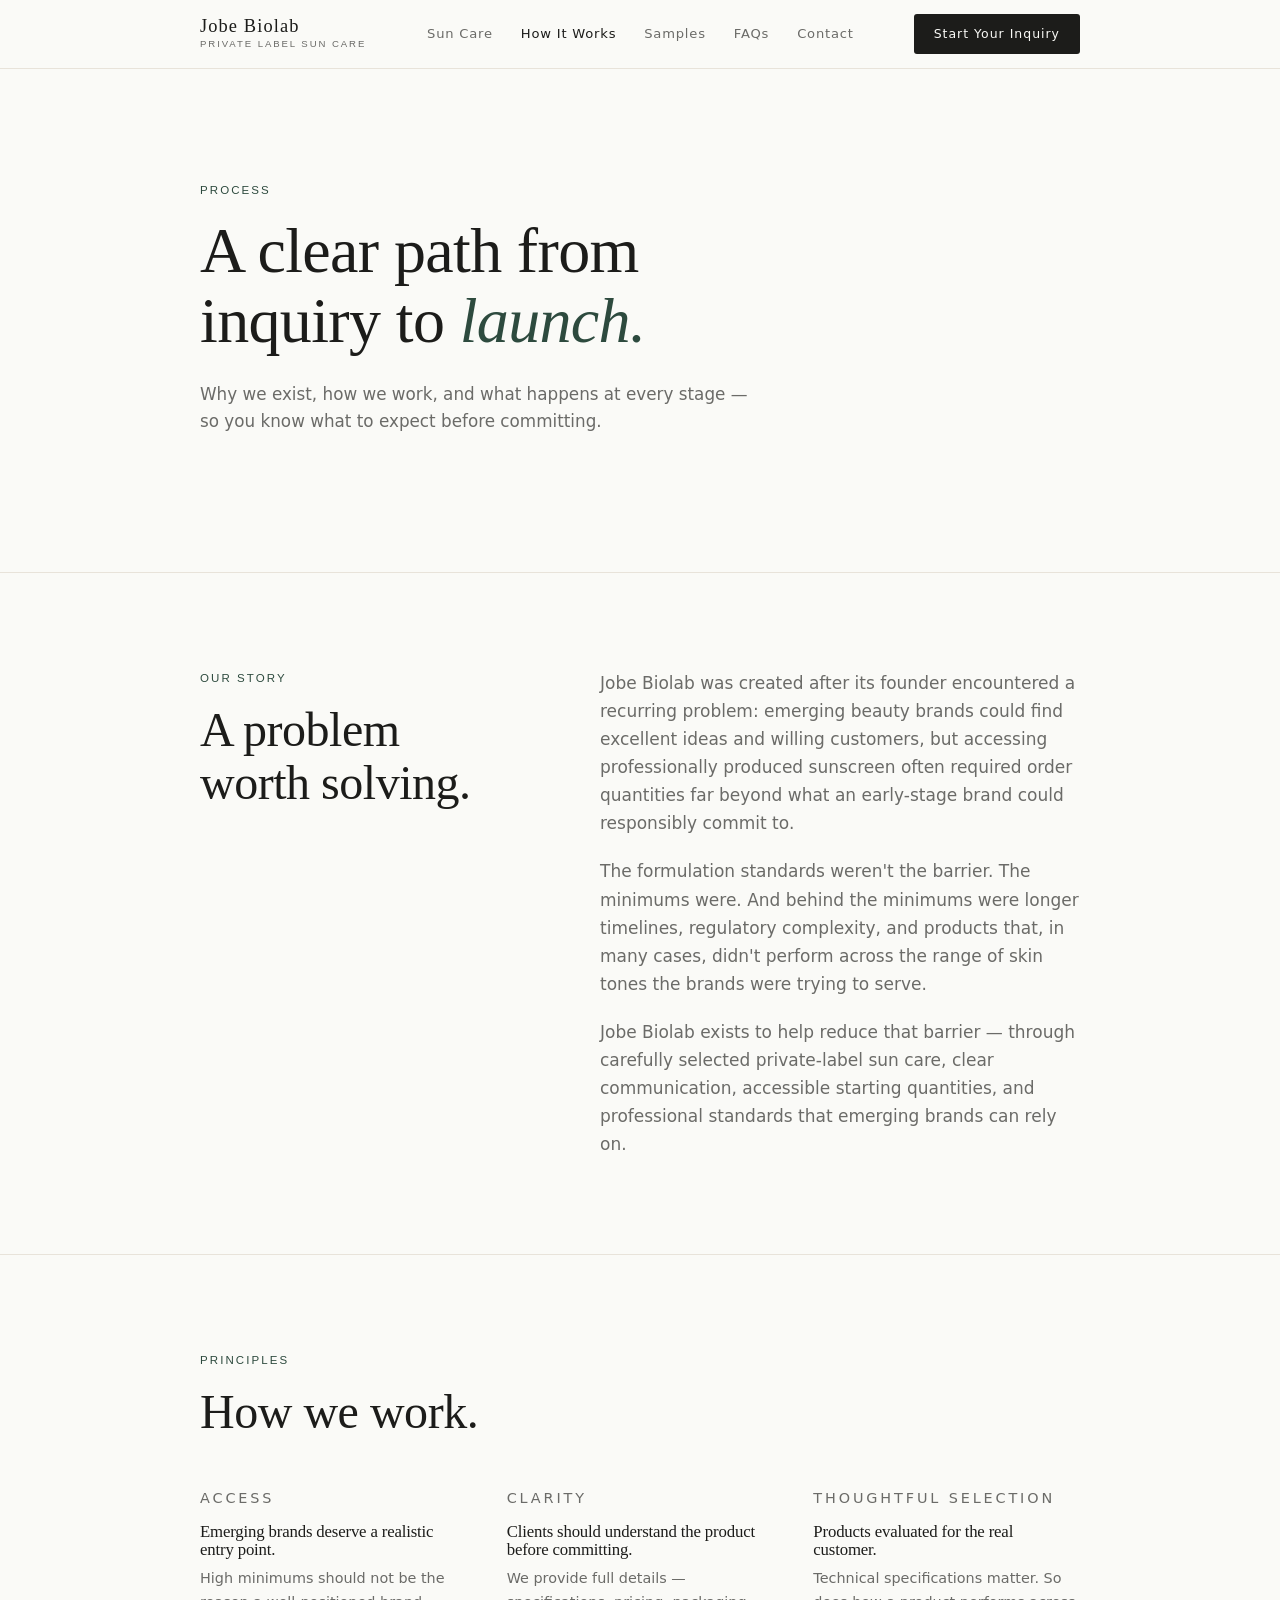
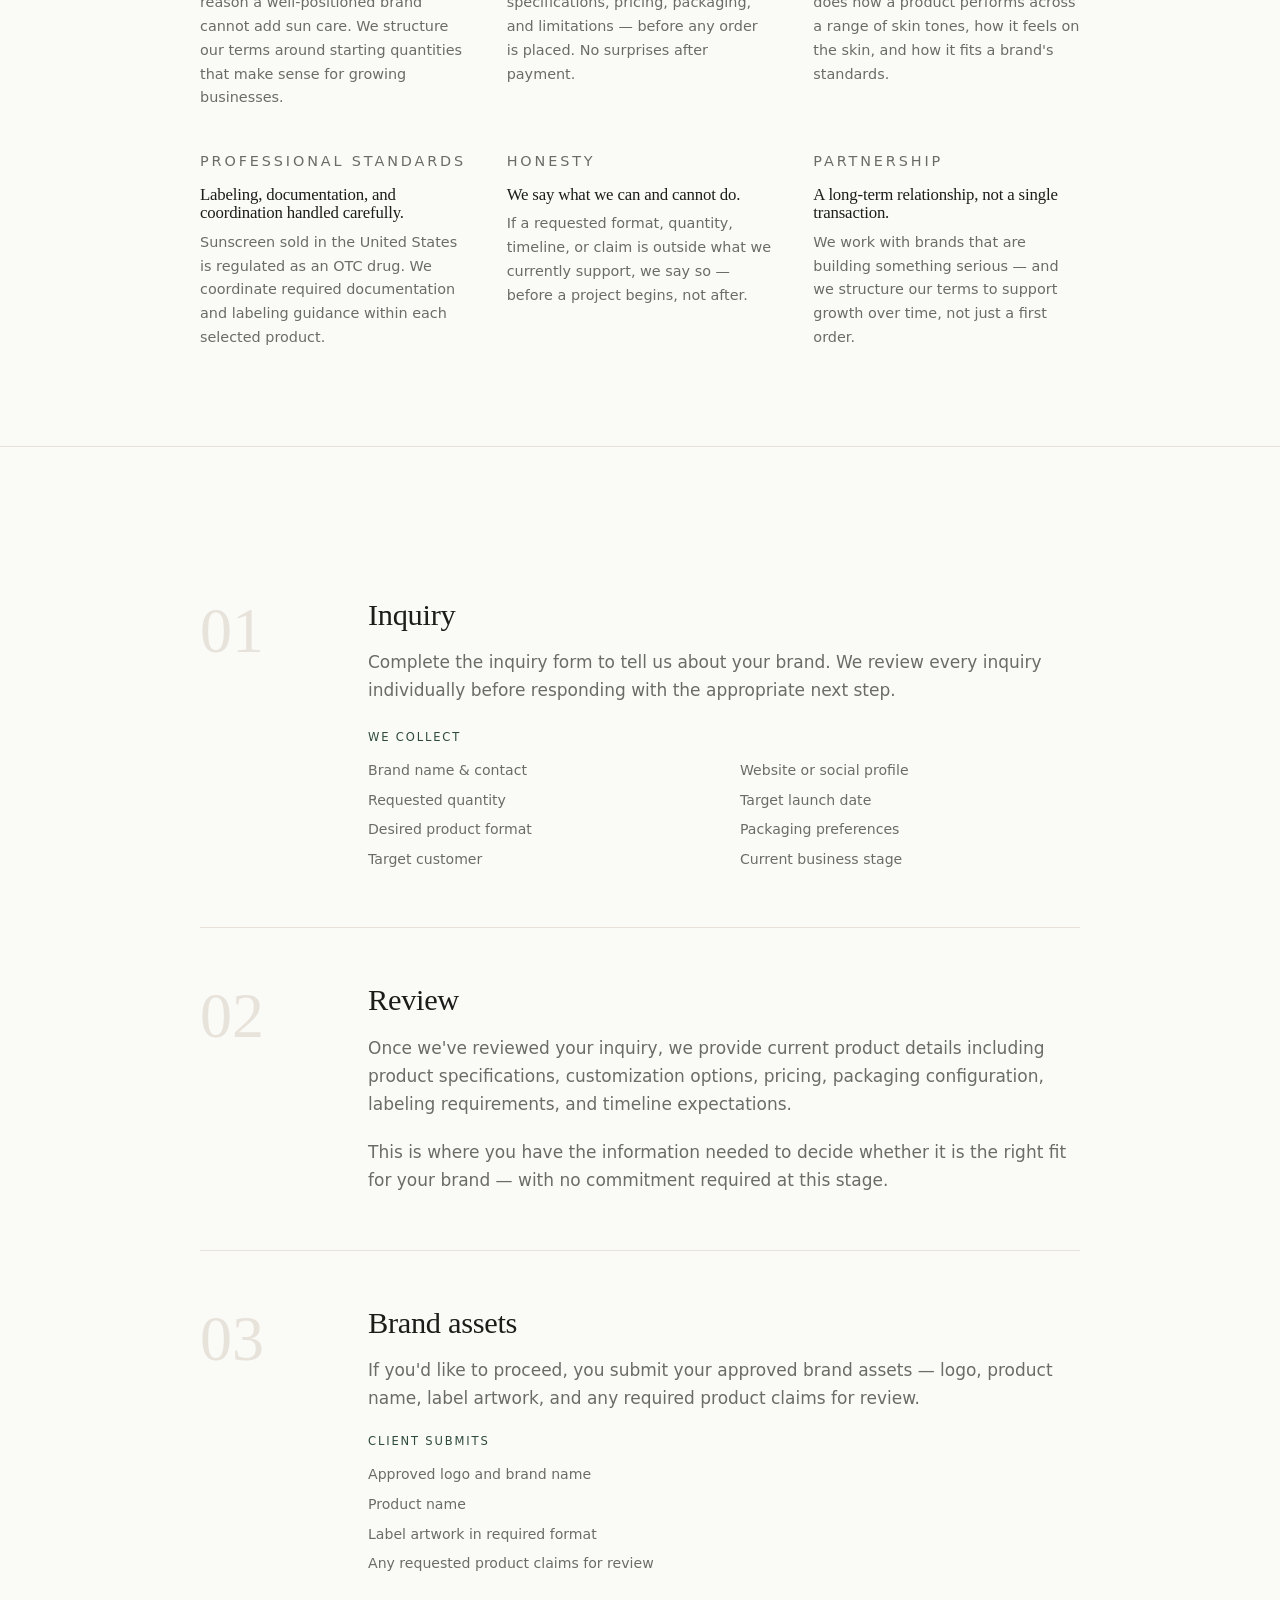
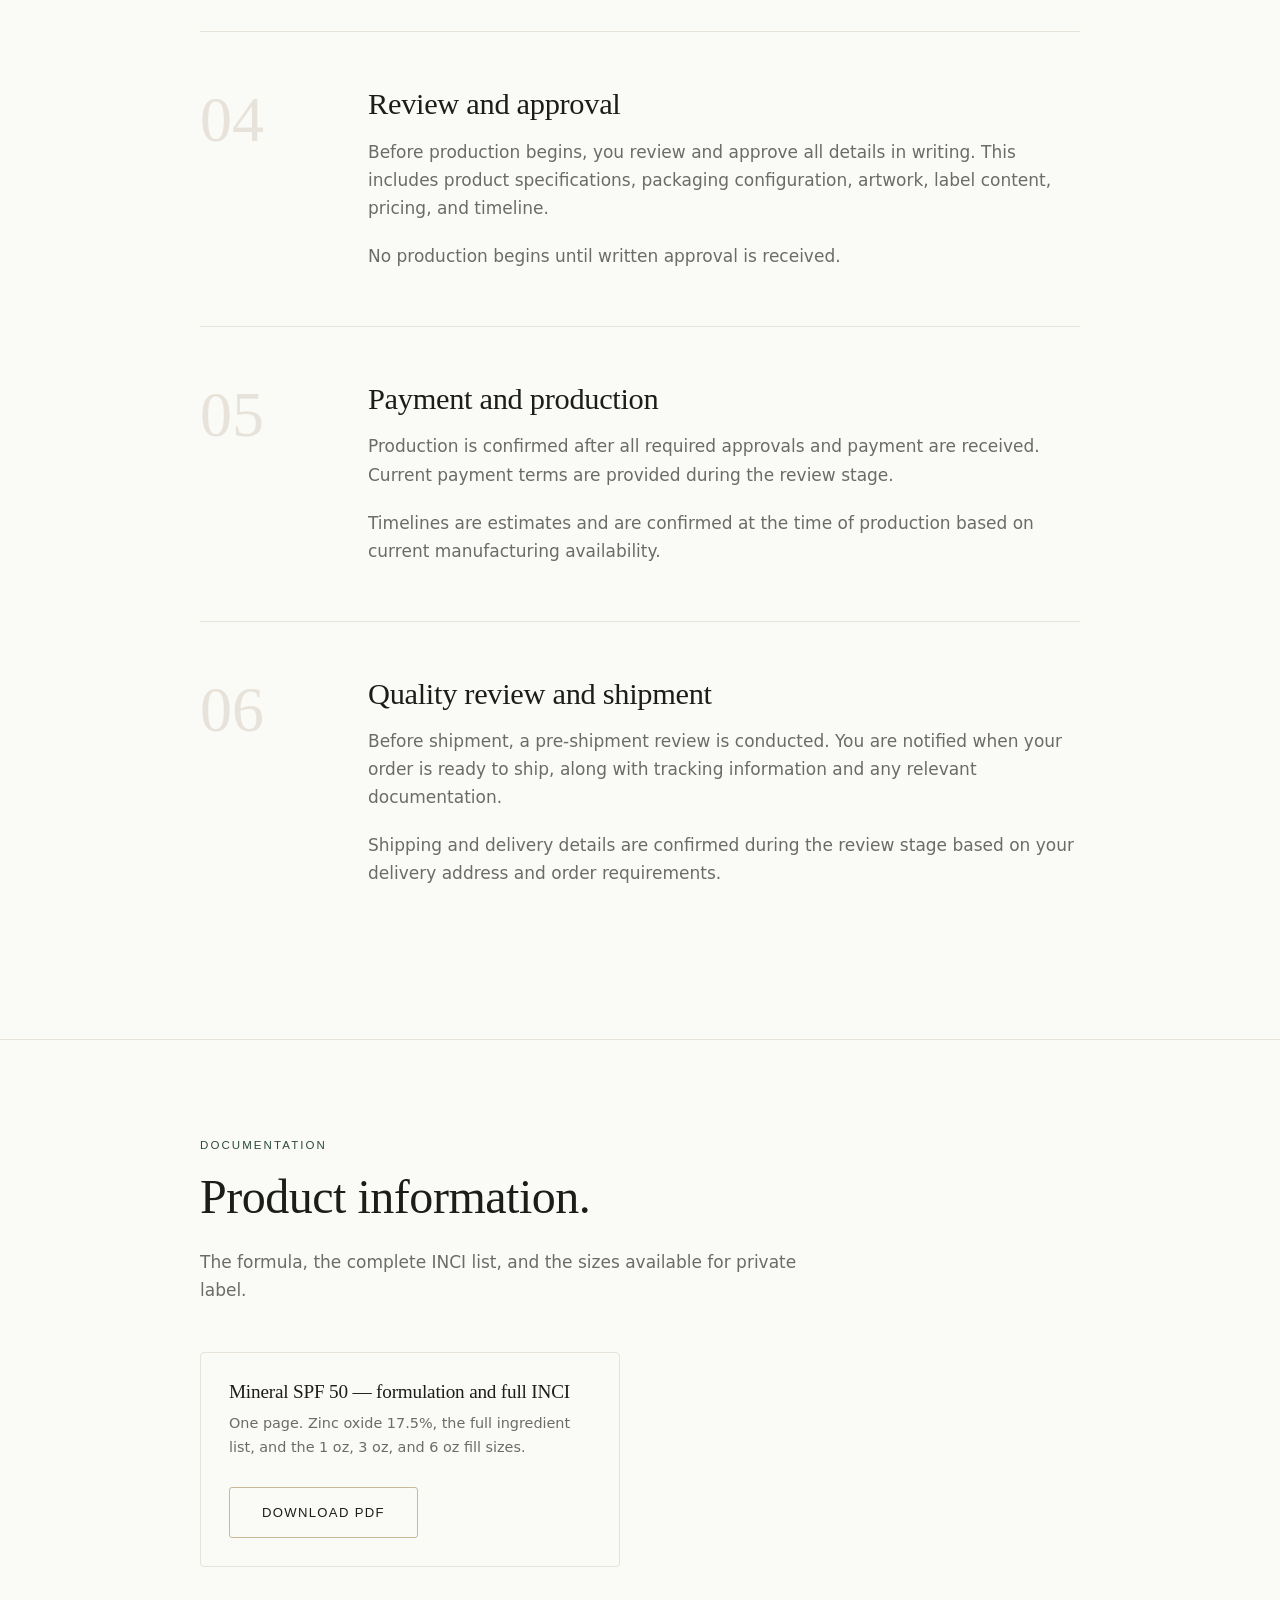
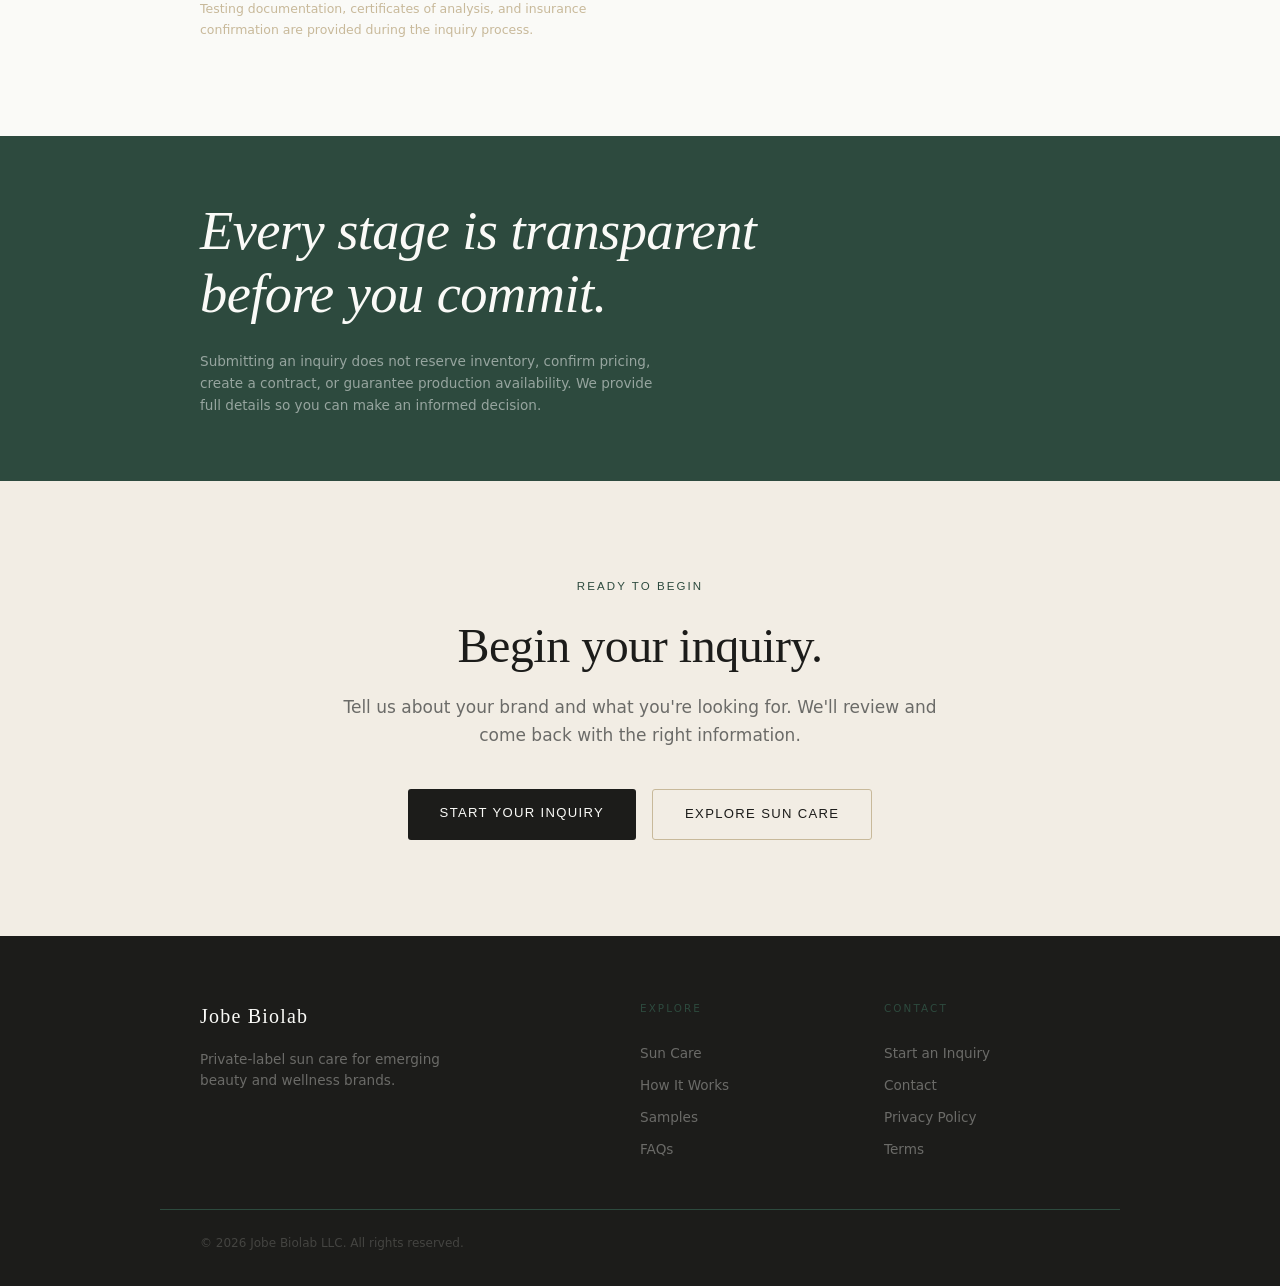
<file: how-it-works/index.html>
<!DOCTYPE html>
<html lang="en">
<head>
  <meta charset="UTF-8">
  <meta name="viewport" content="width=device-width, initial-scale=1.0">
  <title>How It Works | Jobe Biolab</title>
  <meta name="description" content="Why Jobe Biolab exists, how we work, and a step-by-step overview of the private-label SPF inquiry and production process for emerging brands.">
  <link rel="canonical" href="https://jobebiolab.com/how-it-works/">
  <link rel="stylesheet" href="/assets/style.css">
</head>
<body>
  <header id="site-header"></header>

  <section class="hero">
    <div class="wrap">
      <span class="eyebrow">Process</span>
      <h1 style="max-width:18ch;margin:1rem 0 1.5rem;">A clear path from<br>inquiry to <em>launch.</em></h1>
      <p class="hero-copy">Why we exist, how we work, and what happens at every stage — so you know what to expect before committing.</p>
    </div>
  </section>

  <hr class="rule">

  <!-- STORY -->
  <section>
    <div class="wrap">
      <div class="split-2" style="--split:1fr 1.5fr;--split-gap:5rem;align-items:start;">
        <div>
          <span class="eyebrow">Our story</span>
          <h2 style="margin-top:1rem;max-width:16ch;">A problem worth solving.</h2>
        </div>
        <div>
          <p class="text-grey" style="margin-bottom:1.25rem;">Jobe Biolab was created after its founder encountered a recurring problem: emerging beauty brands could find excellent ideas and willing customers, but accessing professionally produced sunscreen often required order quantities far beyond what an early-stage brand could responsibly commit to.</p>
          <p class="text-grey" style="margin-bottom:1.25rem;">The formulation standards weren't the barrier. The minimums were. And behind the minimums were longer timelines, regulatory complexity, and products that, in many cases, didn't perform across the range of skin tones the brands were trying to serve.</p>
          <p class="text-grey">Jobe Biolab exists to help reduce that barrier — through carefully selected private-label sun care, clear communication, accessible starting quantities, and professional standards that emerging brands can rely on.</p>
        </div>
      </div>
    </div>
  </section>

  <hr class="rule">

  <!-- PRINCIPLES -->
  <section>
    <div class="wrap">
      <span class="eyebrow">Principles</span>
      <h2 class="mb-3" style="max-width:20ch;">How we work.</h2>
      <div class="grid-3" style="margin-top:3rem;">
        <div class="grid-item">
          <p class="grid-item-label">Access</p>
          <h4>Emerging brands deserve a realistic entry point.</h4>
          <p>High minimums should not be the reason a well-positioned brand cannot add sun care. We structure our terms around starting quantities that make sense for growing businesses.</p>
        </div>
        <div class="grid-item">
          <p class="grid-item-label">Clarity</p>
          <h4>Clients should understand the product before committing.</h4>
          <p>We provide full details — specifications, pricing, packaging, and limitations — before any order is placed. No surprises after payment.</p>
        </div>
        <div class="grid-item">
          <p class="grid-item-label">Thoughtful selection</p>
          <h4>Products evaluated for the real customer.</h4>
          <p>Technical specifications matter. So does how a product performs across a range of skin tones, how it feels on the skin, and how it fits a brand's standards.</p>
        </div>
        <div class="grid-item">
          <p class="grid-item-label">Professional standards</p>
          <h4>Labeling, documentation, and coordination handled carefully.</h4>
          <p>Sunscreen sold in the United States is regulated as an OTC drug. We coordinate required documentation and labeling guidance within each selected product.</p>
        </div>
        <div class="grid-item">
          <p class="grid-item-label">Honesty</p>
          <h4>We say what we can and cannot do.</h4>
          <p>If a requested format, quantity, timeline, or claim is outside what we currently support, we say so — before a project begins, not after.</p>
        </div>
        <div class="grid-item">
          <p class="grid-item-label">Partnership</p>
          <h4>A long-term relationship, not a single transaction.</h4>
          <p>We work with brands that are building something serious — and we structure our terms to support growth over time, not just a first order.</p>
        </div>
      </div>
    </div>
  </section>

  <hr class="rule">

  <!-- STEPS -->
  <section>
    <div class="wrap">
      <div style="display:flex;flex-direction:column;gap:0;">

        <div style="display:grid;grid-template-columns:120px 1fr;gap:3rem;padding:3.5rem 0;border-bottom:1px solid #E8E3DA;align-items:start;">
          <div>
            <p style="font-family:'Cormorant Garamond',serif;font-size:4rem;font-weight:300;color:#E8E3DA;line-height:1;">01</p>
          </div>
          <div>
            <h3 style="margin-bottom:1rem;">Inquiry</h3>
            <p class="text-grey" style="margin-bottom:1.5rem;">Complete the inquiry form to tell us about your brand. We review every inquiry individually before responding with the appropriate next step.</p>
            <p style="font-size:0.72rem;letter-spacing:0.16em;text-transform:uppercase;color:#2D4A3E;margin-bottom:0.75rem;font-weight:500;">We collect</p>
            <ul class="split-2" style="list-style:none;gap:0.4rem 2rem;">
              <li style="font-size:0.88rem;color:#6B6B68;">Brand name &amp; contact</li>
              <li style="font-size:0.88rem;color:#6B6B68;">Website or social profile</li>
              <li style="font-size:0.88rem;color:#6B6B68;">Requested quantity</li>
              <li style="font-size:0.88rem;color:#6B6B68;">Target launch date</li>
              <li style="font-size:0.88rem;color:#6B6B68;">Desired product format</li>
              <li style="font-size:0.88rem;color:#6B6B68;">Packaging preferences</li>
              <li style="font-size:0.88rem;color:#6B6B68;">Target customer</li>
              <li style="font-size:0.88rem;color:#6B6B68;">Current business stage</li>
            </ul>
          </div>
        </div>

        <div style="display:grid;grid-template-columns:120px 1fr;gap:3rem;padding:3.5rem 0;border-bottom:1px solid #E8E3DA;align-items:start;">
          <div>
            <p style="font-family:'Cormorant Garamond',serif;font-size:4rem;font-weight:300;color:#E8E3DA;line-height:1;">02</p>
          </div>
          <div>
            <h3 style="margin-bottom:1rem;">Review</h3>
            <p class="text-grey" style="margin-bottom:1.25rem;">Once we've reviewed your inquiry, we provide current product details including product specifications, customization options, pricing, packaging configuration, labeling requirements, and timeline expectations.</p>
            <p class="text-grey">This is where you have the information needed to decide whether it is the right fit for your brand — with no commitment required at this stage.</p>
          </div>
        </div>

        <div style="display:grid;grid-template-columns:120px 1fr;gap:3rem;padding:3.5rem 0;border-bottom:1px solid #E8E3DA;align-items:start;">
          <div>
            <p style="font-family:'Cormorant Garamond',serif;font-size:4rem;font-weight:300;color:#E8E3DA;line-height:1;">03</p>
          </div>
          <div>
            <h3 style="margin-bottom:1rem;">Brand assets</h3>
            <p class="text-grey" style="margin-bottom:1.25rem;">If you'd like to proceed, you submit your approved brand assets — logo, product name, label artwork, and any required product claims for review.</p>
            <p style="font-size:0.72rem;letter-spacing:0.16em;text-transform:uppercase;color:#2D4A3E;margin-bottom:0.75rem;font-weight:500;">Client submits</p>
            <ul style="list-style:none;display:flex;flex-direction:column;gap:0.4rem;">
              <li style="font-size:0.88rem;color:#6B6B68;">Approved logo and brand name</li>
              <li style="font-size:0.88rem;color:#6B6B68;">Product name</li>
              <li style="font-size:0.88rem;color:#6B6B68;">Label artwork in required format</li>
              <li style="font-size:0.88rem;color:#6B6B68;">Any requested product claims for review</li>
            </ul>
          </div>
        </div>

        <div style="display:grid;grid-template-columns:120px 1fr;gap:3rem;padding:3.5rem 0;border-bottom:1px solid #E8E3DA;align-items:start;">
          <div>
            <p style="font-family:'Cormorant Garamond',serif;font-size:4rem;font-weight:300;color:#E8E3DA;line-height:1;">04</p>
          </div>
          <div>
            <h3 style="margin-bottom:1rem;">Review and approval</h3>
            <p class="text-grey" style="margin-bottom:1.25rem;">Before production begins, you review and approve all details in writing. This includes product specifications, packaging configuration, artwork, label content, pricing, and timeline.</p>
            <p class="text-grey">No production begins until written approval is received.</p>
          </div>
        </div>

        <div style="display:grid;grid-template-columns:120px 1fr;gap:3rem;padding:3.5rem 0;border-bottom:1px solid #E8E3DA;align-items:start;">
          <div>
            <p style="font-family:'Cormorant Garamond',serif;font-size:4rem;font-weight:300;color:#E8E3DA;line-height:1;">05</p>
          </div>
          <div>
            <h3 style="margin-bottom:1rem;">Payment and production</h3>
            <p class="text-grey" style="margin-bottom:1.25rem;">Production is confirmed after all required approvals and payment are received. Current payment terms are provided during the review stage.</p>
            <p class="text-grey">Timelines are estimates and are confirmed at the time of production based on current manufacturing availability.</p>
          </div>
        </div>

        <div style="display:grid;grid-template-columns:120px 1fr;gap:3rem;padding:3.5rem 0;align-items:start;">
          <div>
            <p style="font-family:'Cormorant Garamond',serif;font-size:4rem;font-weight:300;color:#E8E3DA;line-height:1;">06</p>
          </div>
          <div>
            <h3 style="margin-bottom:1rem;">Quality review and shipment</h3>
            <p class="text-grey" style="margin-bottom:1.25rem;">Before shipment, a pre-shipment review is conducted. You are notified when your order is ready to ship, along with tracking information and any relevant documentation.</p>
            <p class="text-grey">Shipping and delivery details are confirmed during the review stage based on your delivery address and order requirements.</p>
          </div>
        </div>

      </div>
    </div>
  </section>

  <hr class="rule">

  <!-- DOCUMENTATION -->
  <section>
    <div class="wrap">
      <span class="eyebrow">Documentation</span>
      <h2 class="mb-3" style="max-width:20ch;">Product information.</h2>
      <p class="text-grey" style="max-width:58ch;">The formula, the complete INCI list, and the sizes available for private label.</p>

      <div class="split-2" style="--split-gap:2.5rem;margin-top:3rem;">

        <div style="border:1px solid #E8E3DA;border-radius:4px;padding:1.75rem;">
          <h4 style="margin-bottom:0.6rem;">Mineral SPF 50 — formulation and full INCI</h4>
          <p style="font-size:0.9rem;color:#6B6B68;margin-bottom:1.75rem;max-width:38ch;">One page. Zinc oxide 17.5%, the full ingredient list, and the 1 oz, 3 oz, and 6 oz fill sizes.</p>
          <a href="/documents/jobe-biolab-mineral-spf50-product-information.pdf" class="btn btn--outline" download>Download PDF</a>
        </div>

        <!-- PACKAGING_GUIDE_PENDING
             Second card goes here once the packaging guide PDF is added at
             /documents/jobe-biolab-packaging-selection-guide.pdf -->

      </div>

      <p style="font-size:0.78rem;color:#C8B99A;margin-top:2rem;max-width:58ch;">Testing documentation, certificates of analysis, and insurance confirmation are provided during the inquiry process.</p>
    </div>
  </section>

  <div class="editorial-bar">
    <div class="wrap">
      <h2>Every stage is transparent before you commit.</h2>
      <p class="eb-sub">Submitting an inquiry does not reserve inventory, confirm pricing, create a contract, or guarantee production availability. We provide full details so you can make an informed decision.</p>
    </div>
  </div>

  <div class="cta-section">
    <div class="wrap wrap--narrow">
      <span class="eyebrow" style="display:block;text-align:center;margin-bottom:1.5rem;">Ready to begin</span>
      <h2>Begin your inquiry.</h2>
      <p>Tell us about your brand and what you're looking for. We'll review and come back with the right information.</p>
      <div class="cta-actions">
        <a href="/contact/" class="btn btn--primary">Start Your Inquiry</a>
        <a href="/sun-care/" class="btn btn--outline">Explore Sun Care</a>
      </div>
    </div>
  </div>

  <footer id="site-footer"></footer>
  <script src="/assets/config.js"></script>
</body>
</html>
</file>
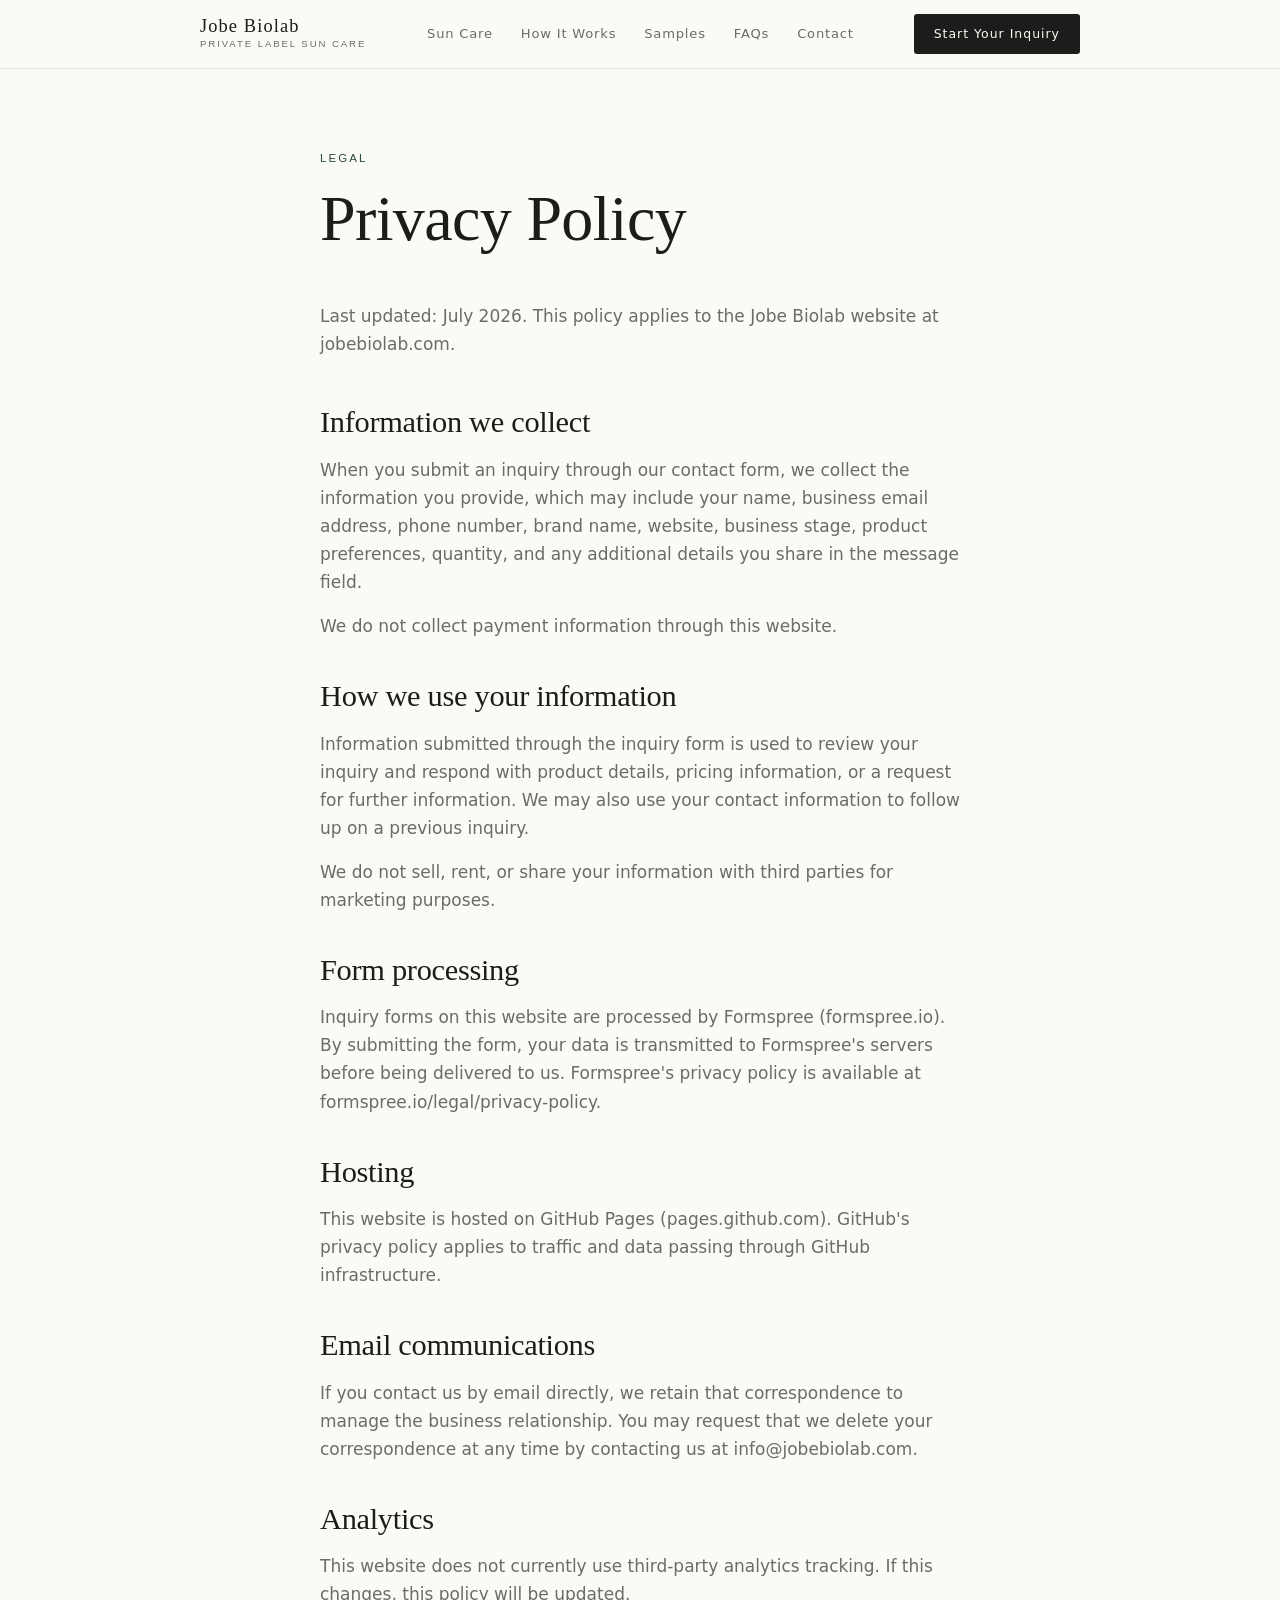
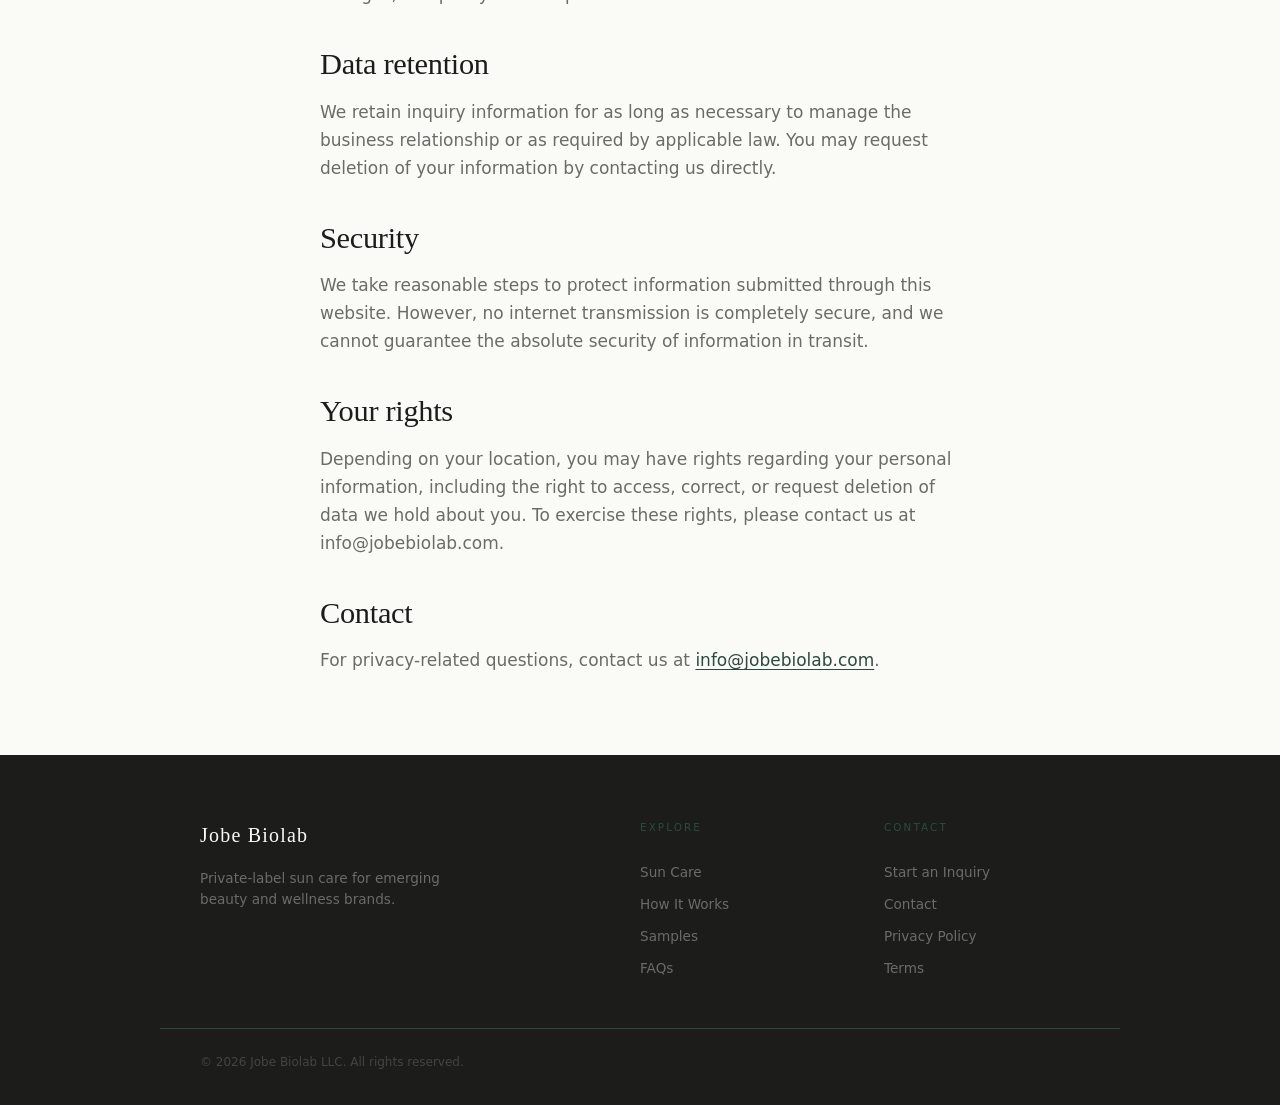
<file: privacy/index.html>
<!DOCTYPE html>
<html lang="en">
<head>
  <meta charset="UTF-8">
  <meta name="viewport" content="width=device-width, initial-scale=1.0">
  <title>Privacy Policy | Jobe Biolab</title>
  <meta name="description" content="Jobe Biolab privacy policy — how we collect, use, and protect information submitted through the inquiry form.">
  <link rel="canonical" href="https://jobebiolab.com/privacy/">
  <link rel="stylesheet" href="/assets/style.css">
</head>
<body>
  <header id="site-header"></header>

  <section style="padding:5rem 0;">
    <div class="wrap wrap--narrow">
      <span class="eyebrow">Legal</span>
      <h1 style="margin:1rem 0 3rem;">Privacy Policy</h1>
      <p style="color:#6B6B68;margin-bottom:3rem;">Last updated: July 2026. This policy applies to the Jobe Biolab website at jobebiolab.com.</p>

      <h3 style="margin-bottom:1rem;">Information we collect</h3>
      <p class="text-grey" style="margin-bottom:0.75rem;">When you submit an inquiry through our contact form, we collect the information you provide, which may include your name, business email address, phone number, brand name, website, business stage, product preferences, quantity, and any additional details you share in the message field.</p>
      <p class="text-grey" style="margin-bottom:2.5rem;">We do not collect payment information through this website.</p>

      <h3 style="margin-bottom:1rem;">How we use your information</h3>
      <p class="text-grey" style="margin-bottom:0.75rem;">Information submitted through the inquiry form is used to review your inquiry and respond with product details, pricing information, or a request for further information. We may also use your contact information to follow up on a previous inquiry.</p>
      <p class="text-grey" style="margin-bottom:2.5rem;">We do not sell, rent, or share your information with third parties for marketing purposes.</p>

      <h3 style="margin-bottom:1rem;">Form processing</h3>
      <p class="text-grey" style="margin-bottom:2.5rem;">Inquiry forms on this website are processed by Formspree (formspree.io). By submitting the form, your data is transmitted to Formspree's servers before being delivered to us. Formspree's privacy policy is available at formspree.io/legal/privacy-policy.</p>

      <h3 style="margin-bottom:1rem;">Hosting</h3>
      <p class="text-grey" style="margin-bottom:2.5rem;">This website is hosted on GitHub Pages (pages.github.com). GitHub's privacy policy applies to traffic and data passing through GitHub infrastructure.</p>

      <h3 style="margin-bottom:1rem;">Email communications</h3>
      <p class="text-grey" style="margin-bottom:2.5rem;">If you contact us by email directly, we retain that correspondence to manage the business relationship. You may request that we delete your correspondence at any time by contacting us at info@jobebiolab.com.</p>

      <h3 style="margin-bottom:1rem;">Analytics</h3>
      <p class="text-grey" style="margin-bottom:2.5rem;">This website does not currently use third-party analytics tracking. If this changes, this policy will be updated.</p>

      <h3 style="margin-bottom:1rem;">Data retention</h3>
      <p class="text-grey" style="margin-bottom:2.5rem;">We retain inquiry information for as long as necessary to manage the business relationship or as required by applicable law. You may request deletion of your information by contacting us directly.</p>

      <h3 style="margin-bottom:1rem;">Security</h3>
      <p class="text-grey" style="margin-bottom:2.5rem;">We take reasonable steps to protect information submitted through this website. However, no internet transmission is completely secure, and we cannot guarantee the absolute security of information in transit.</p>

      <h3 style="margin-bottom:1rem;">Your rights</h3>
      <p class="text-grey" style="margin-bottom:2.5rem;">Depending on your location, you may have rights regarding your personal information, including the right to access, correct, or request deletion of data we hold about you. To exercise these rights, please contact us at info@jobebiolab.com.</p>

      <h3 style="margin-bottom:1rem;">Contact</h3>
      <p class="text-grey">For privacy-related questions, contact us at <a href="mailto:info@jobebiolab.com" style="color:#2D4A3E;text-decoration:underline;text-underline-offset:3px;">info@jobebiolab.com</a>.</p>
    </div>
  </section>

  <footer id="site-footer"></footer>
  <script src="/assets/config.js"></script>
</body>
</html>
</file>
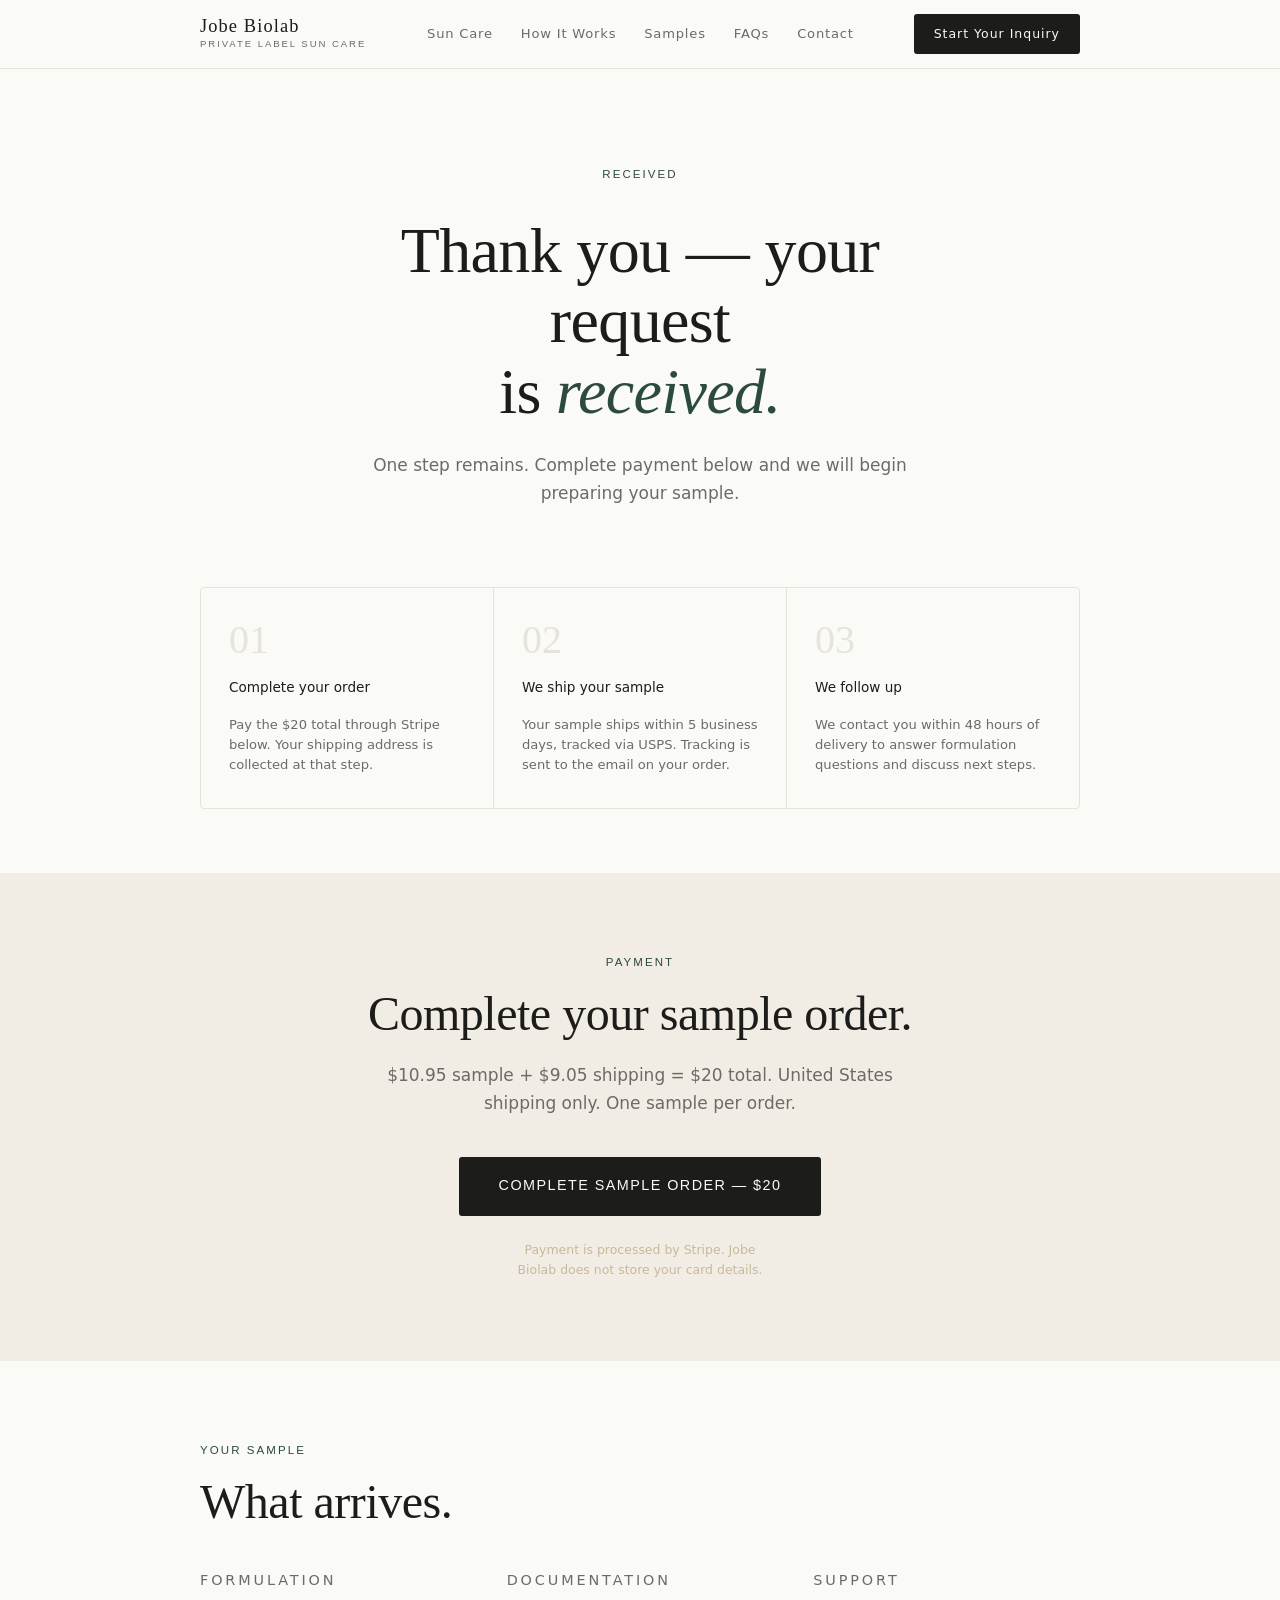
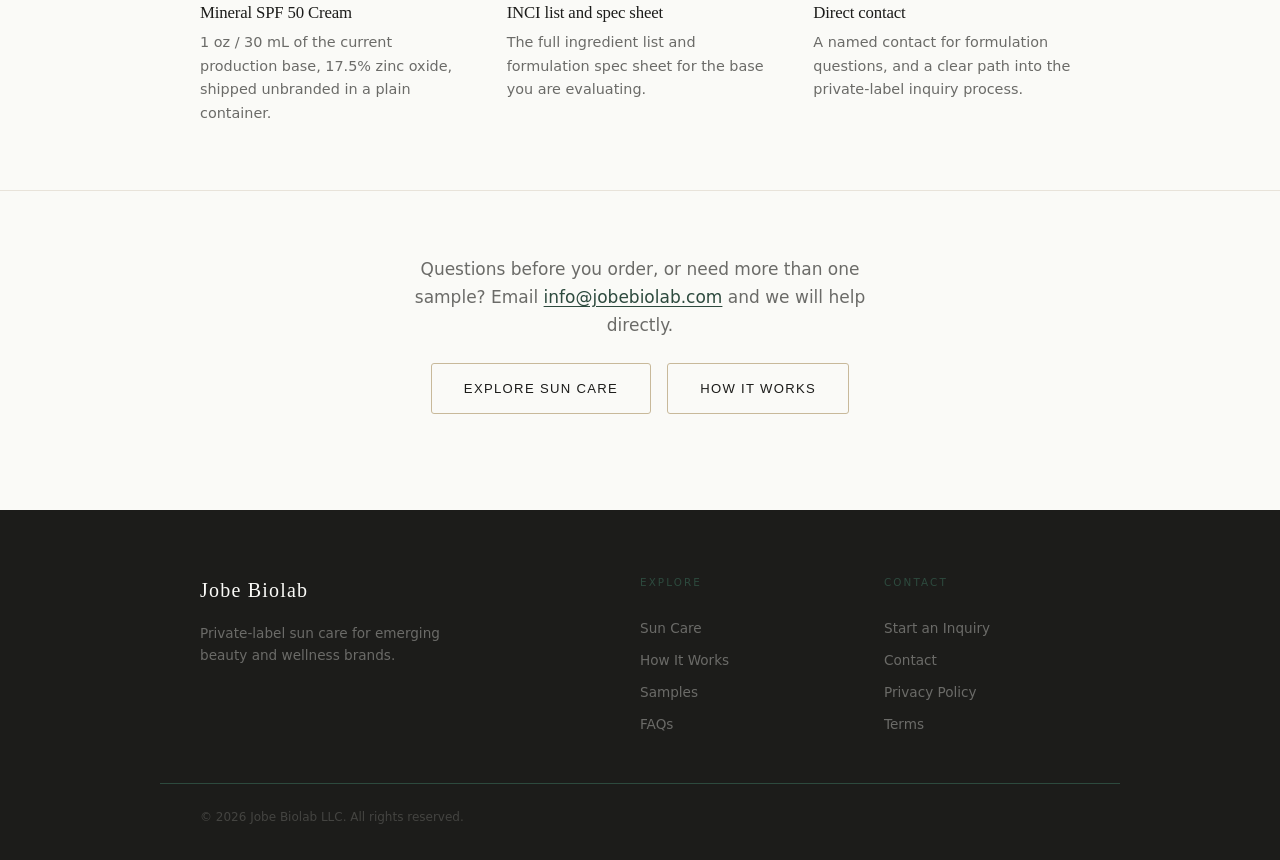
<file: samples-checkout/index.html>
<!DOCTYPE html>
<html lang="en">
<head>
  <meta charset="UTF-8">
  <meta name="viewport" content="width=device-width, initial-scale=1.0">
  <title>Complete Your Sample Order | Jobe Biolab</title>
  <meta name="robots" content="noindex, nofollow">
  <link rel="stylesheet" href="/assets/style.css">
  <style>
    /* Three-step variant of the shared process grid, stacking on small screens. */
    .process-grid--3 { grid-template-columns: repeat(3, 1fr); }
    @media (max-width: 640px) { .process-grid--3 { grid-template-columns: 1fr; } }

    /* The checkout button carries a longer label than the site's other buttons. */
    .btn--checkout { padding: 1.1rem 2.5rem; font-size: 0.9rem; }
    @media (max-width: 480px) {
      .btn--checkout { padding: 1rem 1.25rem; font-size: 0.8rem; white-space: normal; }
    }
  </style>
</head>
<body>

  <header id="site-header"></header>

  <!-- CONFIRMATION -->
  <section style="padding:6rem 0 3rem;text-align:center;">
    <div class="wrap wrap--narrow">
      <span class="eyebrow" style="display:block;margin-bottom:2rem;">Received</span>
      <h1 style="margin-bottom:1.5rem;">Thank you — your request<br>is <em style="font-style:italic;color:#2D4A3E;">received.</em></h1>
      <p style="color:#6B6B68;margin:0 auto;max-width:52ch;">One step remains. Complete payment below and we will begin preparing your sample.</p>
    </div>
  </section>

  <!-- WHAT HAPPENS NEXT -->
  <section style="padding:2rem 0 4rem;">
    <div class="wrap">
      <div class="process-grid process-grid--3">
        <div class="process-step">
          <p class="step-num">01</p>
          <p class="step-title">Complete your order</p>
          <p class="step-desc">Pay the $20 total through Stripe below. Your shipping address is collected at that step.</p>
        </div>
        <div class="process-step">
          <p class="step-num">02</p>
          <p class="step-title">We ship your sample</p>
          <p class="step-desc">Your sample ships within 5 business days, tracked via USPS. Tracking is sent to the email on your order.</p>
        </div>
        <div class="process-step">
          <p class="step-num">03</p>
          <p class="step-title">We follow up</p>
          <p class="step-desc">We contact you within 48 hours of delivery to answer formulation questions and discuss next steps.</p>
        </div>
      </div>
    </div>
  </section>

  <!-- STRIPE CHECKOUT -->
  <section class="section--alt" style="padding:5rem 0;text-align:center;">
    <div class="wrap wrap--narrow">
      <span class="eyebrow" style="display:block;">Payment</span>
      <h2 style="margin:1rem 0 1.25rem;">Complete your sample order.</h2>
      <p style="color:#6B6B68;margin:0 auto 2.5rem;max-width:50ch;">$10.95 sample + $9.05 shipping = $20 total. United States shipping only. One sample per order.</p>

      <a href="https://buy.stripe.com/9B65kD7Ri5msgv73IObo400" class="btn btn--primary btn--checkout">Complete Sample Order — $20</a>

      <p class="form-note" style="margin:1.5rem auto 0;max-width:44ch;text-wrap:balance;">Payment is processed by Stripe. Jobe Biolab does not store your card details.</p>
    </div>
  </section>

  <!-- WHAT IS IN THE SAMPLE -->
  <section style="padding:5rem 0 4rem;">
    <div class="wrap">
      <span class="eyebrow">Your sample</span>
      <h2 style="margin:1rem 0 2.5rem;max-width:22ch;">What arrives.</h2>
      <div class="grid-3">
        <div class="grid-item">
          <p class="grid-item-label">Formulation</p>
          <h4>Mineral SPF 50 Cream</h4>
          <p>1 oz / 30 mL of the current production base, 17.5% zinc oxide, shipped unbranded in a plain container.</p>
        </div>
        <div class="grid-item">
          <p class="grid-item-label">Documentation</p>
          <h4>INCI list and spec sheet</h4>
          <p>The full ingredient list and formulation spec sheet for the base you are evaluating.</p>
        </div>
        <div class="grid-item">
          <p class="grid-item-label">Support</p>
          <h4>Direct contact</h4>
          <p>A named contact for formulation questions, and a clear path into the private-label inquiry process.</p>
        </div>
      </div>
    </div>
  </section>

  <hr class="rule">

  <!-- CONTACT FALLBACK -->
  <section style="padding:4rem 0 6rem;text-align:center;">
    <div class="wrap wrap--narrow">
      <p style="color:#6B6B68;margin:0 auto 1.5rem;max-width:46ch;">Questions before you order, or need more than one sample? Email <a href="mailto:info@jobebiolab.com" style="color:#2D4A3E;text-decoration:underline;text-underline-offset:3px;">info@jobebiolab.com</a> and we will help directly.</p>
      <div style="display:flex;gap:1rem;justify-content:center;flex-wrap:wrap;">
        <a href="/sun-care/" class="btn btn--outline">Explore Sun Care</a>
        <a href="/how-it-works/" class="btn btn--outline">How It Works</a>
      </div>
    </div>
  </section>

  <footer id="site-footer"></footer>
  <script src="/assets/config.js"></script>
</body>
</html>
</file>
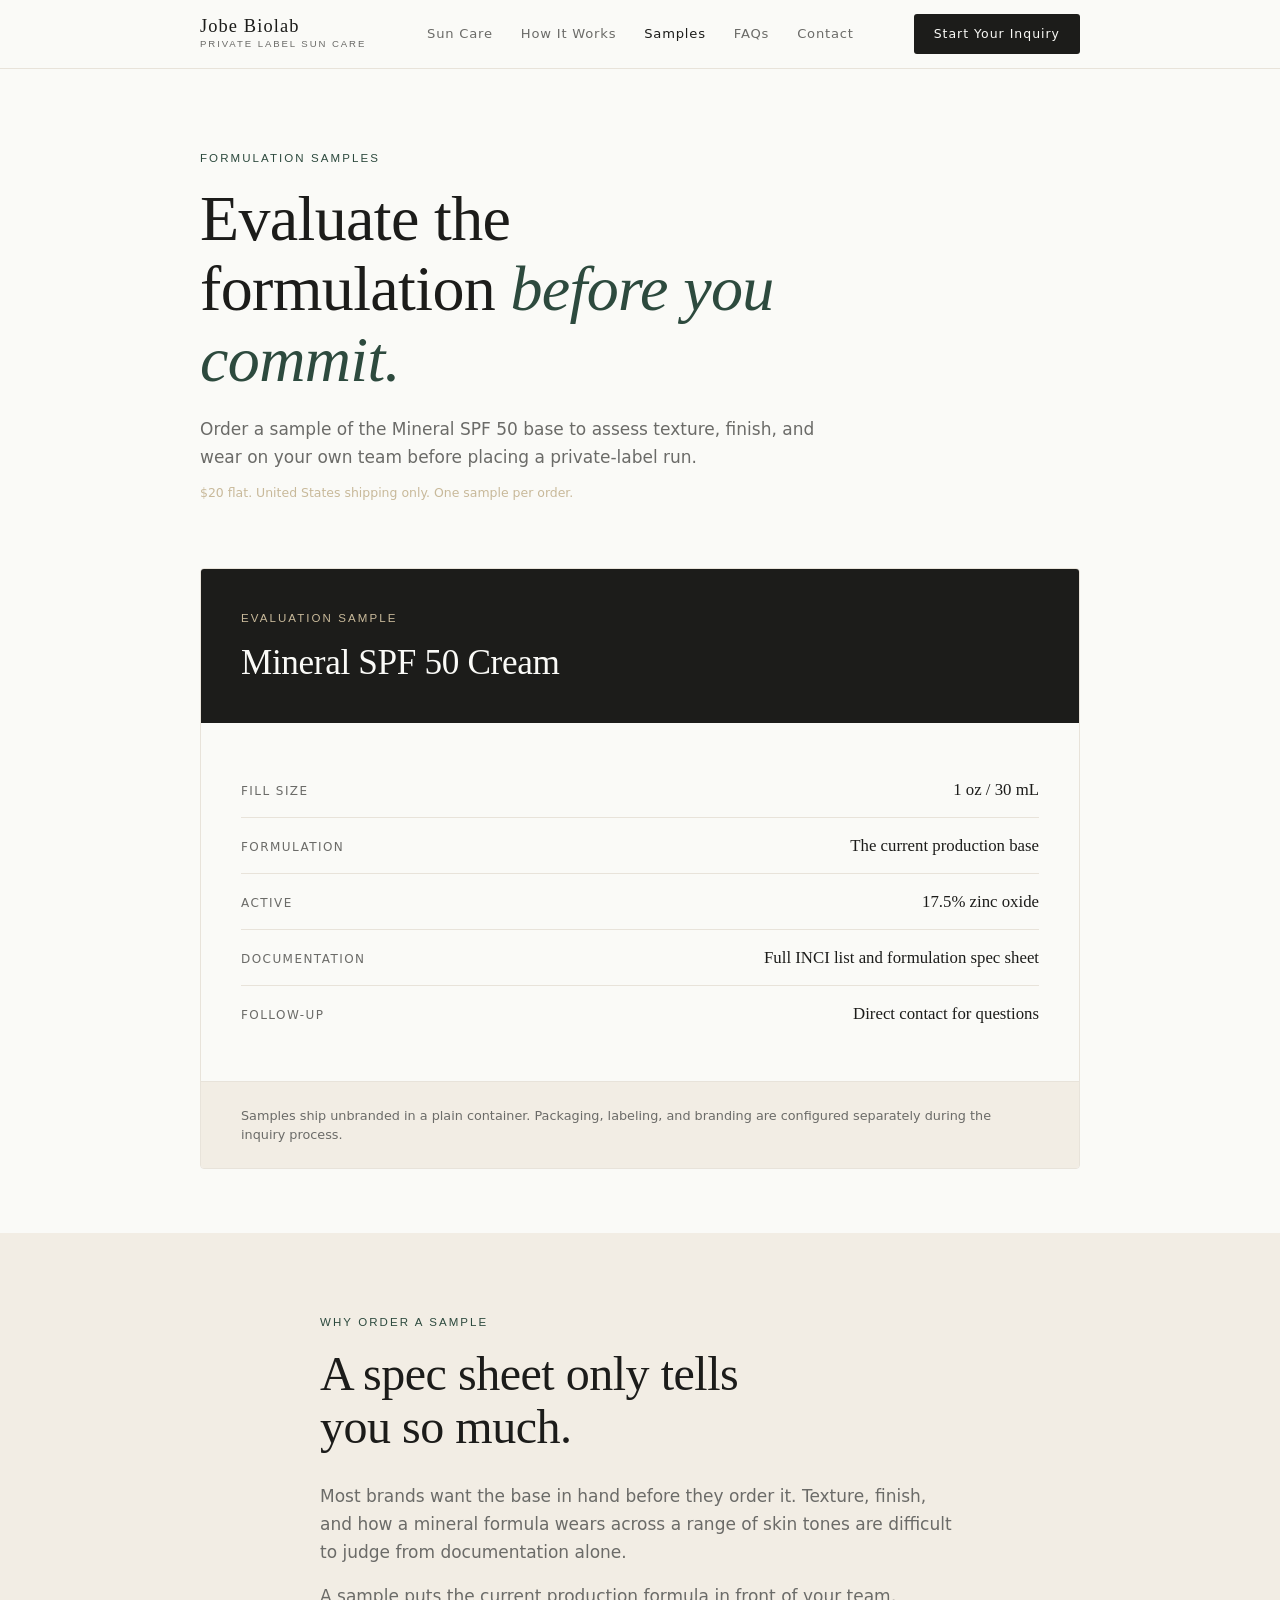
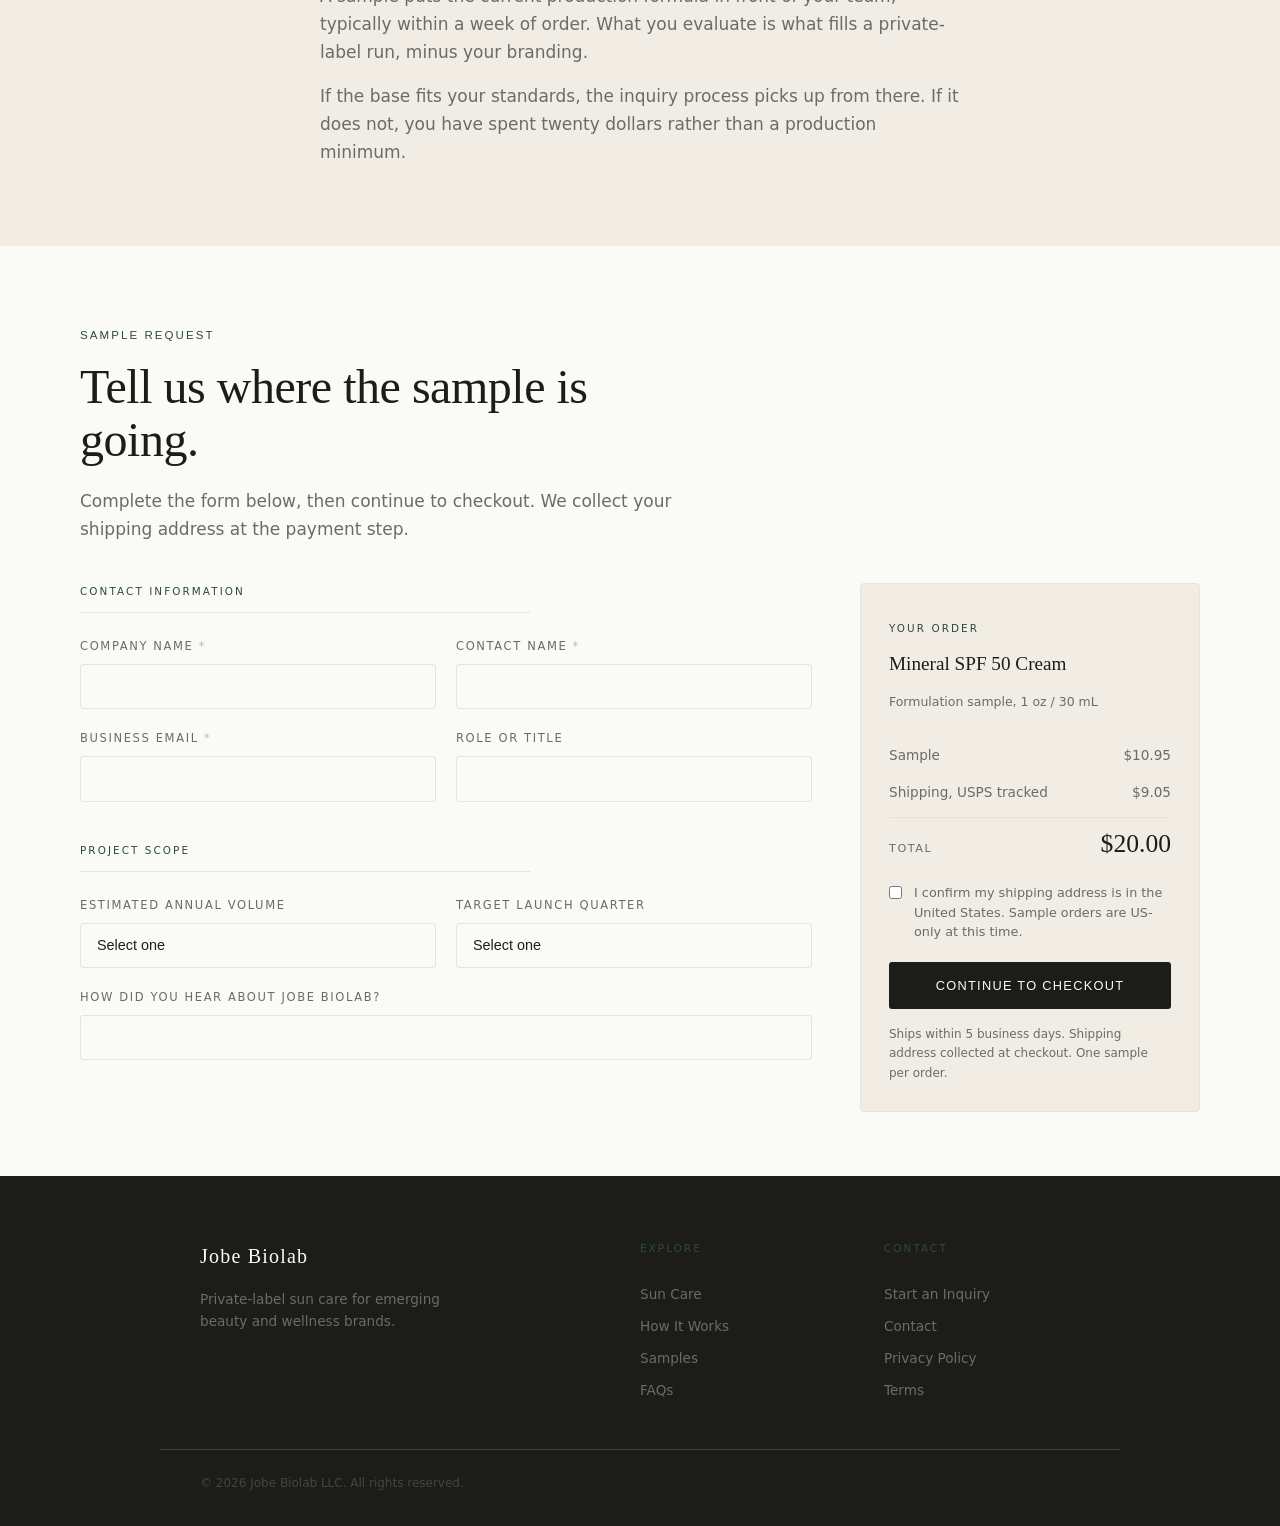
<file: samples/index.html>
<!DOCTYPE html>
<html lang="en">
<head>
  <meta charset="UTF-8">
  <meta name="viewport" content="width=device-width, initial-scale=1.0">
  <title>Order a Formulation Sample | Jobe Biolab</title>
  <meta name="description" content="Order a 1 oz sample of the Jobe Biolab Mineral SPF 50 base formulation to evaluate before placing a private-label run. $20 flat, US shipping only.">
  <link rel="canonical" href="https://jobebiolab.com/samples/">
  <meta property="og:title" content="Order a Formulation Sample | Jobe Biolab">
  <meta property="og:description" content="Evaluate the Mineral SPF 50 base formulation before committing to a private-label run.">
  <meta property="og:url" content="https://jobebiolab.com/samples/">
  <meta property="og:type" content="website">
  <link rel="stylesheet" href="/assets/style.css">
  <style>
    /* Order layout: fields beside a summary panel that stays in view. */
    .order-layout { display: grid; grid-template-columns: 1fr 340px; gap: 3rem; align-items: start; }
    @media (max-width: 900px) { .order-layout { grid-template-columns: 1fr; gap: 2.5rem; } }

    .order-summary {
      position: sticky;
      top: 88px;
      border: 1px solid #E8E3DA;
      border-radius: 4px;
      background: #F2EDE4;
      padding: 1.75rem;
    }
    @media (max-width: 900px) { .order-summary { position: static; } }

    .os-eyebrow { font-size: 0.65rem; letter-spacing: 0.2em; text-transform: uppercase; color: #2D4A3E; font-weight: 500; }
    .os-title { font-family: 'Cormorant Garamond', Georgia, serif; font-size: 1.2rem; line-height: 1.25; margin: 0.75rem 0 0.35rem; }
    .os-sub { font-size: 0.78rem; color: #6B6B68; margin-bottom: 1.5rem; }
    .os-row { display: flex; justify-content: space-between; gap: 1rem; font-size: 0.85rem; color: #6B6B68; padding: 0.45rem 0; }
    .os-total { display: flex; justify-content: space-between; align-items: baseline; gap: 1rem; padding-top: 0.85rem; margin-top: 0.4rem; border-top: 1px solid #E8E3DA; }
    .os-total-label { font-size: 0.7rem; letter-spacing: 0.14em; text-transform: uppercase; color: #6B6B68; }
    .os-total-value { font-family: 'Cormorant Garamond', Georgia, serif; font-size: 1.6rem; color: #1C1C1A; line-height: 1; }
    .os-meta { font-size: 0.75rem; color: #6B6B68; line-height: 1.6; margin-top: 1rem; }
  </style>
</head>
<body>

  <header id="site-header"></header>

  <!-- HERO -->
  <section style="padding:5rem 0 2rem;">
    <div class="wrap">
      <span class="eyebrow">Formulation Samples</span>
      <h1 style="max-width:18ch;margin:1rem 0 1.25rem;">Evaluate the formulation <em style="font-style:italic;color:#2D4A3E;">before you commit.</em></h1>
      <p style="color:#6B6B68;max-width:58ch;">Order a sample of the Mineral SPF 50 base to assess texture, finish, and wear on your own team before placing a private-label run.</p>
      <p style="font-size:0.78rem;color:#C8B99A;margin-top:0.75rem;">$20 flat. United States shipping only. One sample per order.</p>
    </div>
  </section>

  <!-- WHAT YOU RECEIVE -->
  <section style="padding:2rem 0 4rem;">
    <div class="wrap">
      <div class="product-card">
        <div class="product-card-header">
          <span class="eyebrow">Evaluation Sample</span>
          <h3>Mineral SPF 50 Cream</h3>
        </div>
        <div class="product-card-body">
          <div class="spec-row">
            <span class="spec-key">Fill size</span>
            <span class="spec-val">1 oz / 30 mL</span>
          </div>
          <div class="spec-row">
            <span class="spec-key">Formulation</span>
            <span class="spec-val">The current production base</span>
          </div>
          <div class="spec-row">
            <span class="spec-key">Active</span>
            <span class="spec-val">17.5% zinc oxide</span>
          </div>
          <div class="spec-row">
            <span class="spec-key">Documentation</span>
            <span class="spec-val">Full INCI list and formulation spec sheet</span>
          </div>
          <div class="spec-row">
            <span class="spec-key">Follow-up</span>
            <span class="spec-val">Direct contact for questions</span>
          </div>
        </div>
        <div class="product-card-footer">
          Samples ship unbranded in a plain container. Packaging, labeling, and branding are configured separately during the inquiry process.
        </div>
      </div>
    </div>
  </section>

  <!-- WHY SAMPLE -->
  <section class="section--alt" style="padding:5rem 0;">
    <div class="wrap wrap--narrow">
      <span class="eyebrow">Why order a sample</span>
      <h2 style="margin:1rem 0 1.75rem;max-width:20ch;">A spec sheet only tells you so much.</h2>
      <p style="color:#6B6B68;">Most brands want the base in hand before they order it. Texture, finish, and how a mineral formula wears across a range of skin tones are difficult to judge from documentation alone.</p>
      <p style="color:#6B6B68;">A sample puts the current production formula in front of your team, typically within a week of order. What you evaluate is what fills a private-label run, minus your branding.</p>
      <p style="color:#6B6B68;">If the base fits your standards, the inquiry process picks up from there. If it does not, you have spent twenty dollars rather than a production minimum.</p>
    </div>
  </section>

  <!-- FORM -->
  <section style="padding:5rem 0 4rem;">
    <div class="wrap wrap--wide">
      <span class="eyebrow">Sample request</span>
      <h2 style="margin:1rem 0 1.25rem;max-width:22ch;">Tell us where the sample is going.</h2>
      <p style="color:#6B6B68;max-width:58ch;margin-bottom:2.5rem;">Complete the form below, then continue to checkout. We collect your shipping address at the payment step.</p>

      <form id="sample-form" action="https://formspree.io/f/mnjyrljb" method="POST">
        <input type="hidden" name="_subject" value="Jobe Biolab — New Sample Request">
        <input type="hidden" name="_next" value="https://jobebiolab.com/samples-checkout/">

        <div class="order-layout">
        <div>

        <!-- CONTACT -->
        <p style="font-size:0.65rem;letter-spacing:0.2em;text-transform:uppercase;color:#2D4A3E;margin-bottom:1.5rem;font-weight:500;padding-bottom:0.75rem;border-bottom:1px solid #E8E3DA;">Contact information</p>
        <div class="form-grid" style="margin-bottom:2.5rem;">
          <div class="form-field">
            <label for="company_name">Company name <span style="color:#C8B99A;">*</span></label>
            <input type="text" id="company_name" name="company_name" required autocomplete="organization">
          </div>
          <div class="form-field">
            <label for="contact_name">Contact name <span style="color:#C8B99A;">*</span></label>
            <input type="text" id="contact_name" name="contact_name" required autocomplete="name">
          </div>
          <div class="form-field">
            <label for="email">Business email <span style="color:#C8B99A;">*</span></label>
            <input type="email" id="email" name="email" required autocomplete="email" aria-describedby="email-note">
            <p id="email-note" class="form-note" hidden style="margin-top:0.5rem;color:#2D4A3E;">Please use your company email if you have one. We will still accept this address.</p>
          </div>
          <div class="form-field">
            <label for="role">Role or title</label>
            <input type="text" id="role" name="role" autocomplete="organization-title">
          </div>
        </div>

        <!-- PROJECT -->
        <p style="font-size:0.65rem;letter-spacing:0.2em;text-transform:uppercase;color:#2D4A3E;margin-bottom:1.5rem;font-weight:500;padding-bottom:0.75rem;border-bottom:1px solid #E8E3DA;">Project scope</p>
        <div class="form-grid" style="margin-bottom:2.5rem;">
          <div class="form-field">
            <label for="annual_volume">Estimated annual volume</label>
            <select id="annual_volume" name="annual_volume">
              <option value="">Select one</option>
              <option>250 to 500 units</option>
              <option>500 to 1,000 units</option>
              <option>1,000 to 2,500 units</option>
              <option>2,500 to 5,000 units</option>
              <option>5,000+ units</option>
              <option>Still exploring</option>
            </select>
          </div>
          <div class="form-field">
            <label for="target_launch">Target launch quarter</label>
            <select id="target_launch" name="target_launch">
              <option value="">Select one</option>
              <option>Q4 2026</option>
              <option>Q1 2027</option>
              <option>Q2 2027</option>
              <option>Q3 2027</option>
              <option>Q4 2027</option>
              <option>2028 or later</option>
              <option>Just exploring</option>
            </select>
          </div>
          <div class="form-field form-full">
            <label for="referral_source">How did you hear about Jobe Biolab?</label>
            <input type="text" id="referral_source" name="referral_source">
          </div>
        </div>

        </div>

        <!-- ORDER SUMMARY -->
        <aside class="order-summary" aria-label="Order summary">
          <span class="os-eyebrow">Your order</span>
          <p class="os-title">Mineral SPF 50 Cream</p>
          <p class="os-sub">Formulation sample, 1 oz / 30 mL</p>

          <div class="os-row"><span>Sample</span><span>$10.95</span></div>
          <div class="os-row"><span>Shipping, USPS tracked</span><span>$9.05</span></div>
          <div class="os-total">
            <span class="os-total-label">Total</span>
            <span class="os-total-value">$20.00</span>
          </div>

          <div class="form-consent" style="margin-top:1.5rem;">
            <input type="checkbox" id="us_shipping" name="us_shipping" value="Confirmed" required>
            <label for="us_shipping" style="font-size:0.8rem;color:#6B6B68;line-height:1.55;letter-spacing:0;text-transform:none;">I confirm my shipping address is in the United States. Sample orders are US-only at this time.</label>
          </div>

          <button type="submit" class="btn btn--primary" style="width:100%;justify-content:center;padding:1rem 1.5rem;font-size:0.8rem;margin-top:1.25rem;">Continue to Checkout</button>

          <p class="os-meta">Ships within 5 business days. Shipping address collected at checkout. One sample per order.</p>
        </aside>

        </div>
      </form>
    </div>
  </section>


  <footer id="site-footer"></footer>
  <script src="/assets/config.js"></script>
  <script>
    /* Soft advisory only — free-mail domains are noted, never blocked. */
    (function () {
      var FREE_MAIL = [
        "gmail.com", "yahoo.com", "outlook.com", "hotmail.com",
        "aol.com", "icloud.com", "live.com", "msn.com", "proton.me", "protonmail.com"
      ];
      var email = document.getElementById("email");
      var note = document.getElementById("email-note");
      if (!email || !note) return;

      function check() {
        var value = email.value.trim().toLowerCase();
        var at = value.lastIndexOf("@");
        var domain = at > -1 ? value.slice(at + 1) : "";
        note.hidden = FREE_MAIL.indexOf(domain) === -1;
      }

      email.addEventListener("blur", check);
      email.addEventListener("input", function () {
        if (!note.hidden) check();
      });
    })();

    /* Submit to Formspree in the background and handle the redirect here.
       Formspree's dashboard redirect is per-form, and this form shares its
       endpoint with the contact form, so the redirect cannot be set there
       without sending contact submissions to the checkout page too.
       If anything fails, fall back to a normal submit so nothing is lost. */
    (function () {
      var form = document.getElementById("sample-form");
      if (!form || !window.fetch) return;

      form.addEventListener("submit", function (e) {
        if (!form.checkValidity()) return;   // let the browser show its own messages
        e.preventDefault();

        var btn = form.querySelector("button[type=submit]");
        var label = btn ? btn.textContent : "";
        if (btn) { btn.disabled = true; btn.textContent = "Sending"; }

        fetch(form.action, {
          method: "POST",
          body: new FormData(form),
          headers: { Accept: "application/json" }
        }).then(function (res) {
          if (res.ok) {
            window.location.assign("/samples-checkout/");
          } else {
            throw new Error("Formspree returned " + res.status);
          }
        }).catch(function () {
          if (btn) { btn.disabled = false; btn.textContent = label; }
          form.submit();                     // plain POST, no listener, no loop
        });
      });
    })();
  </script>
</body>
</html>
</file>
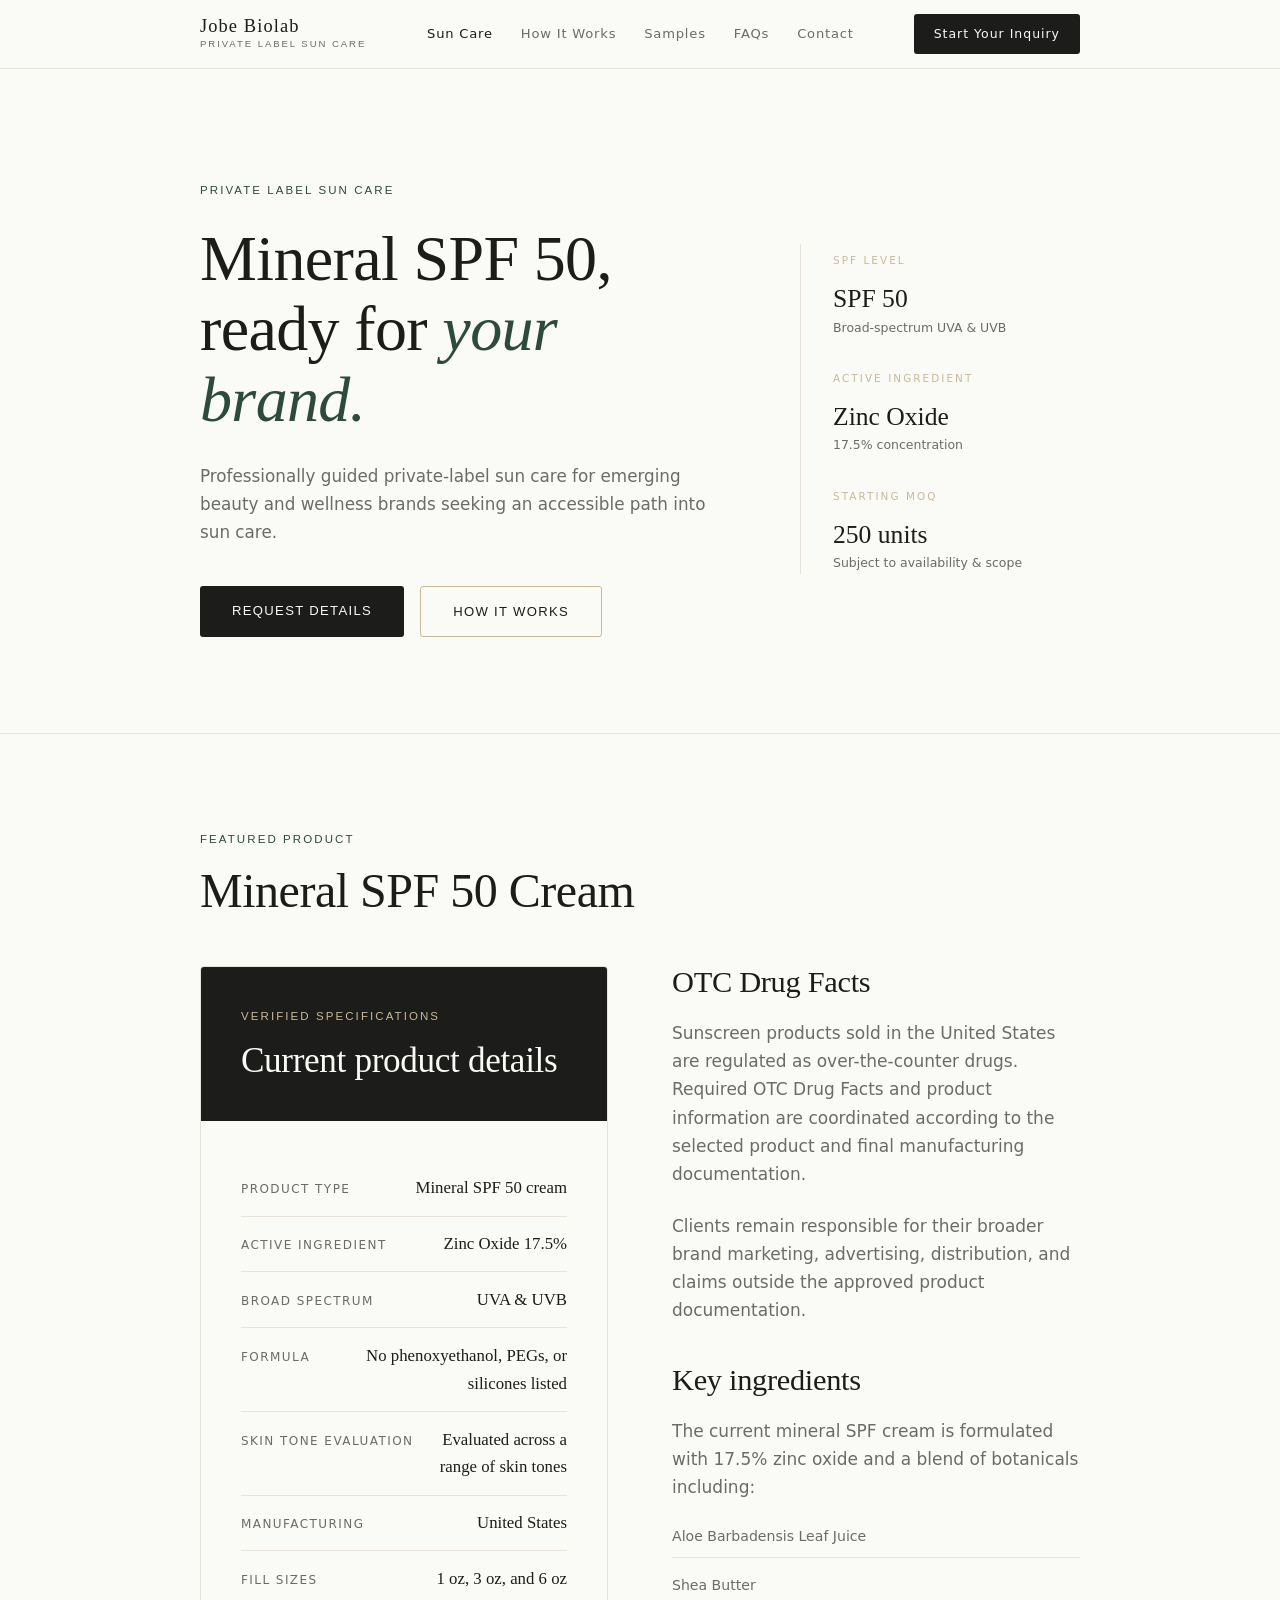
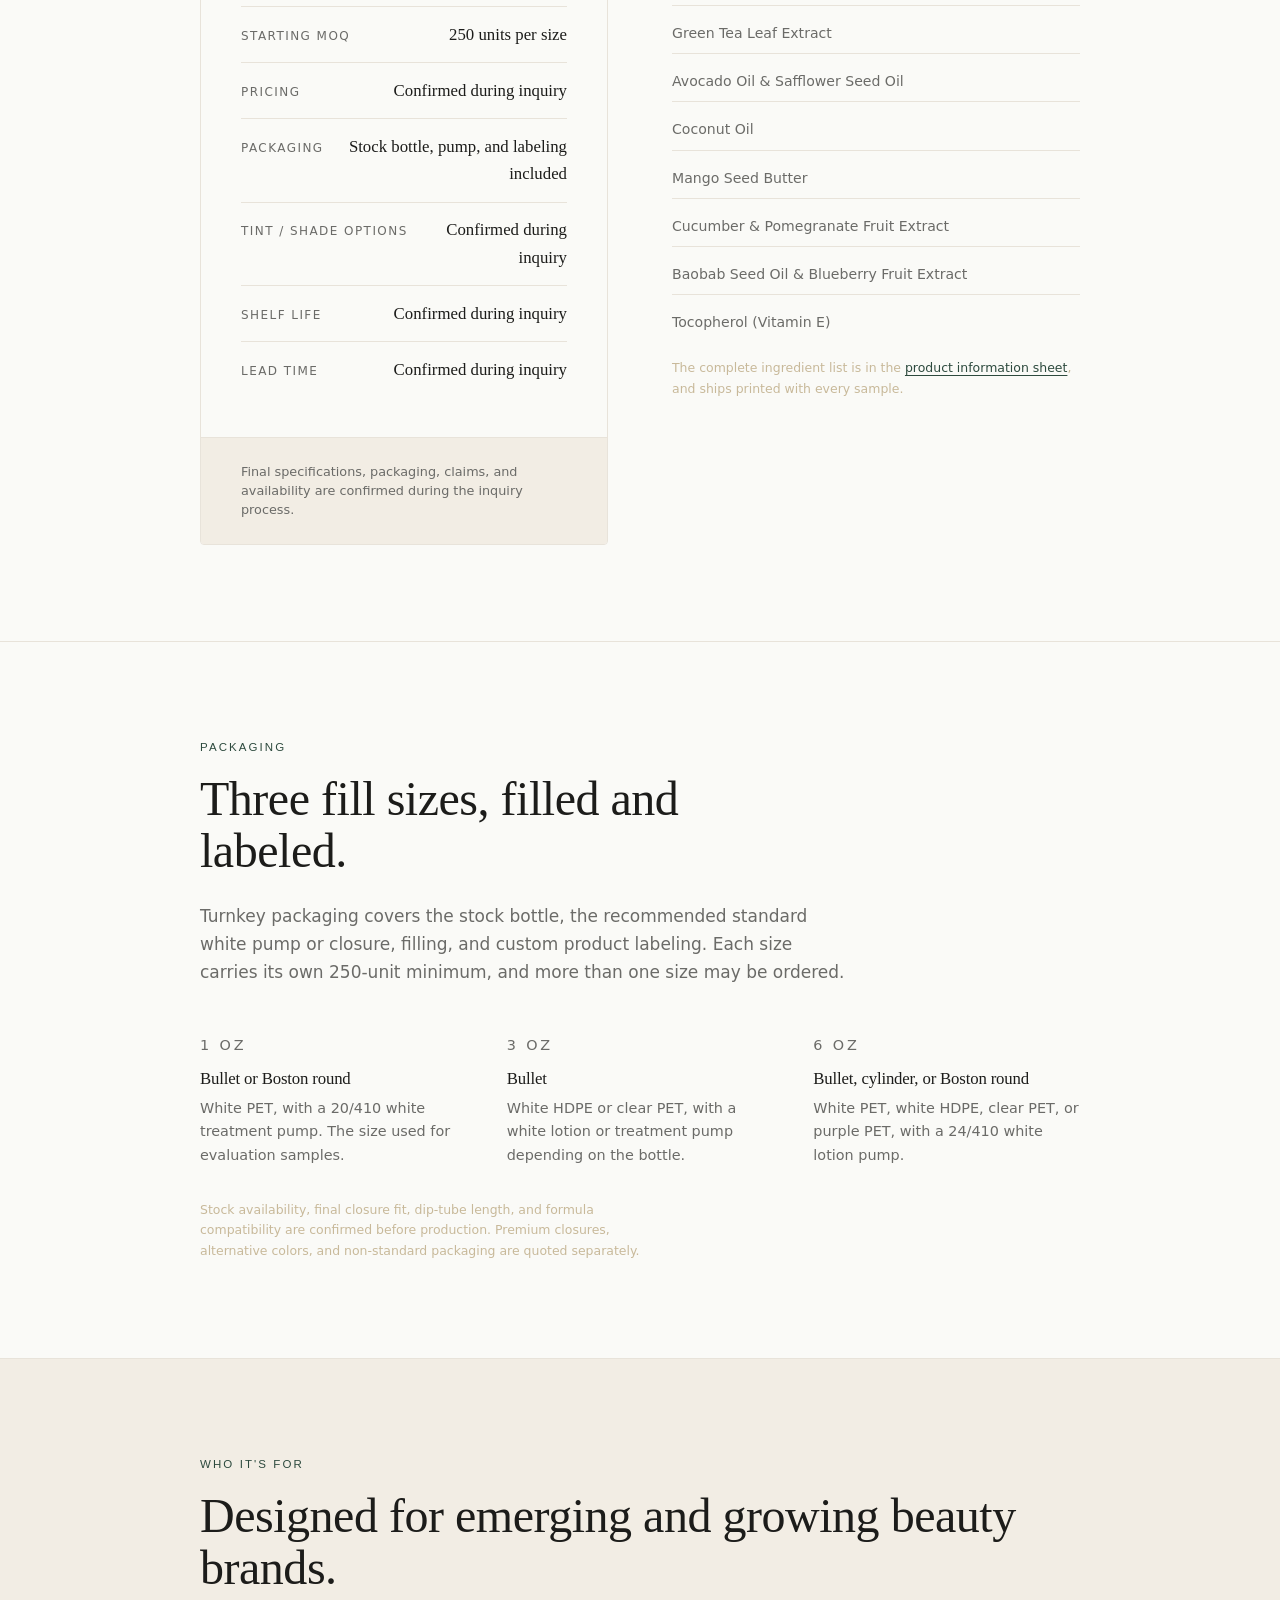
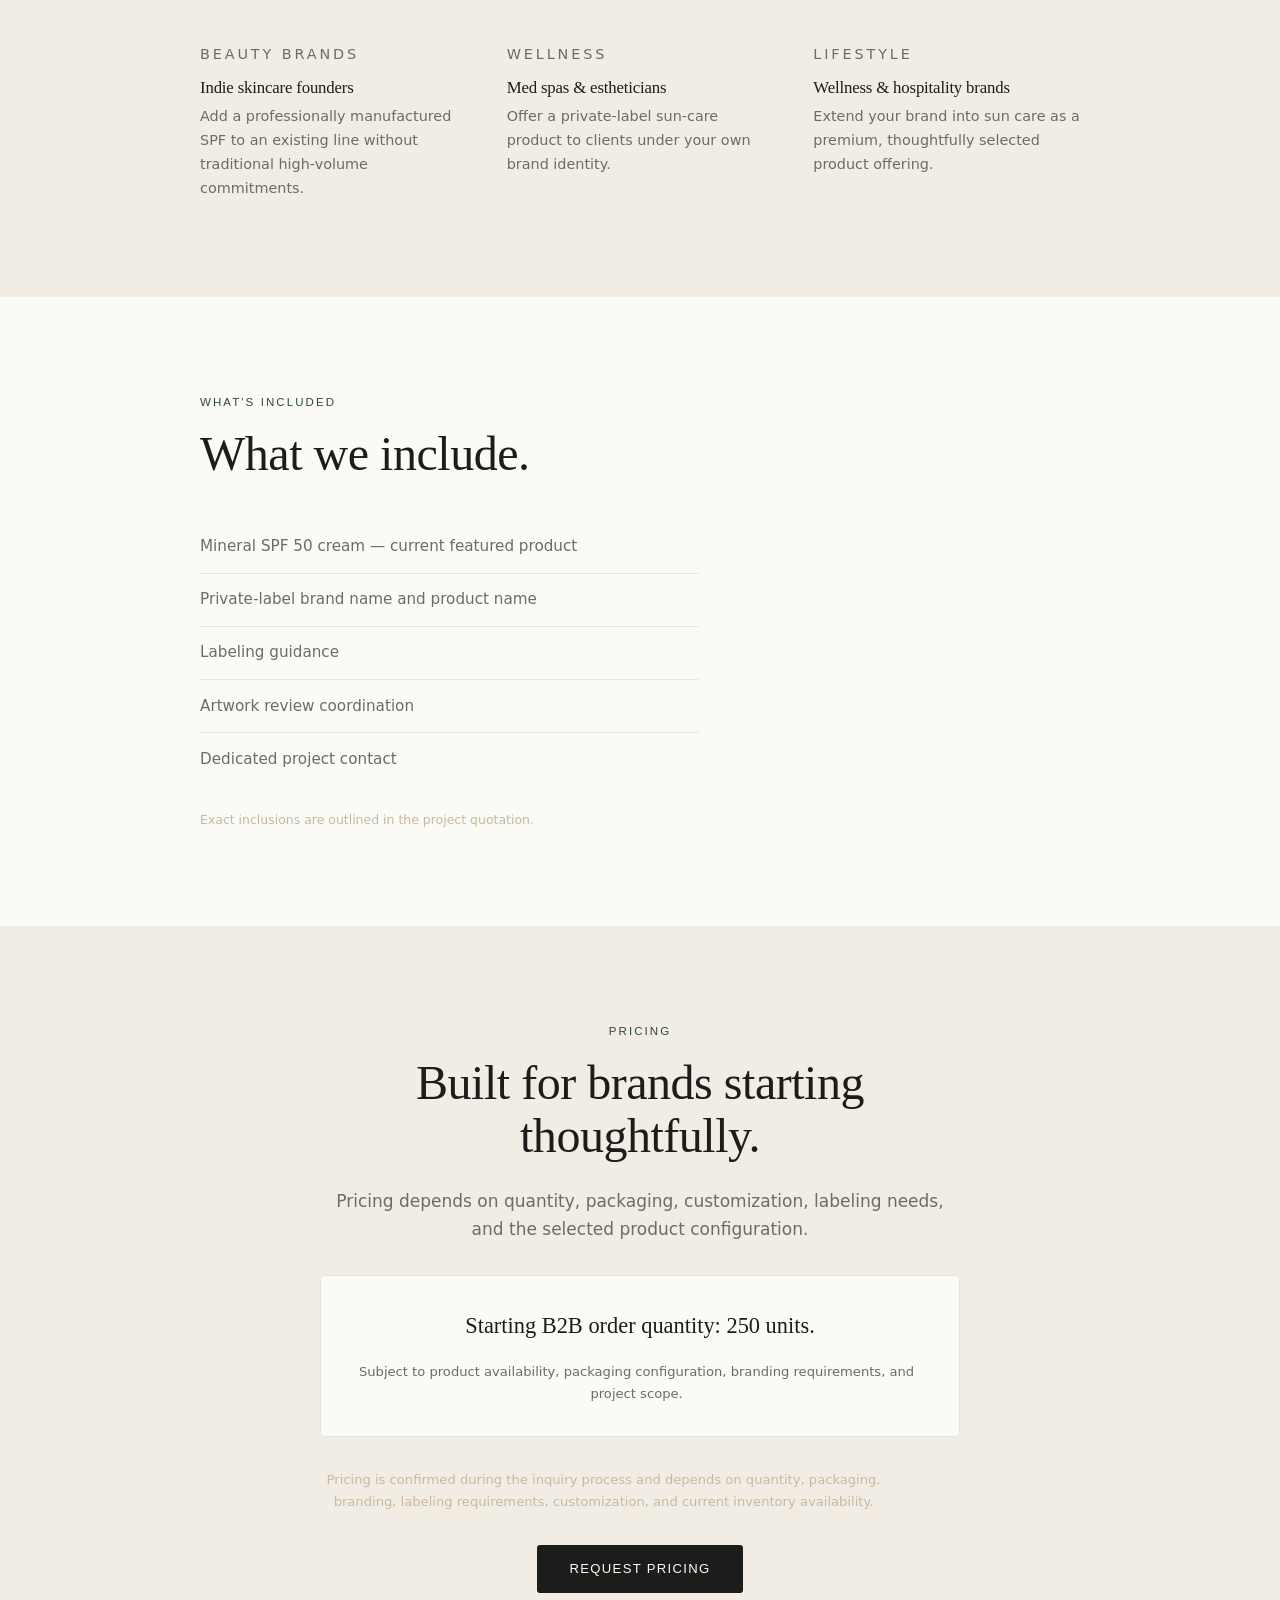
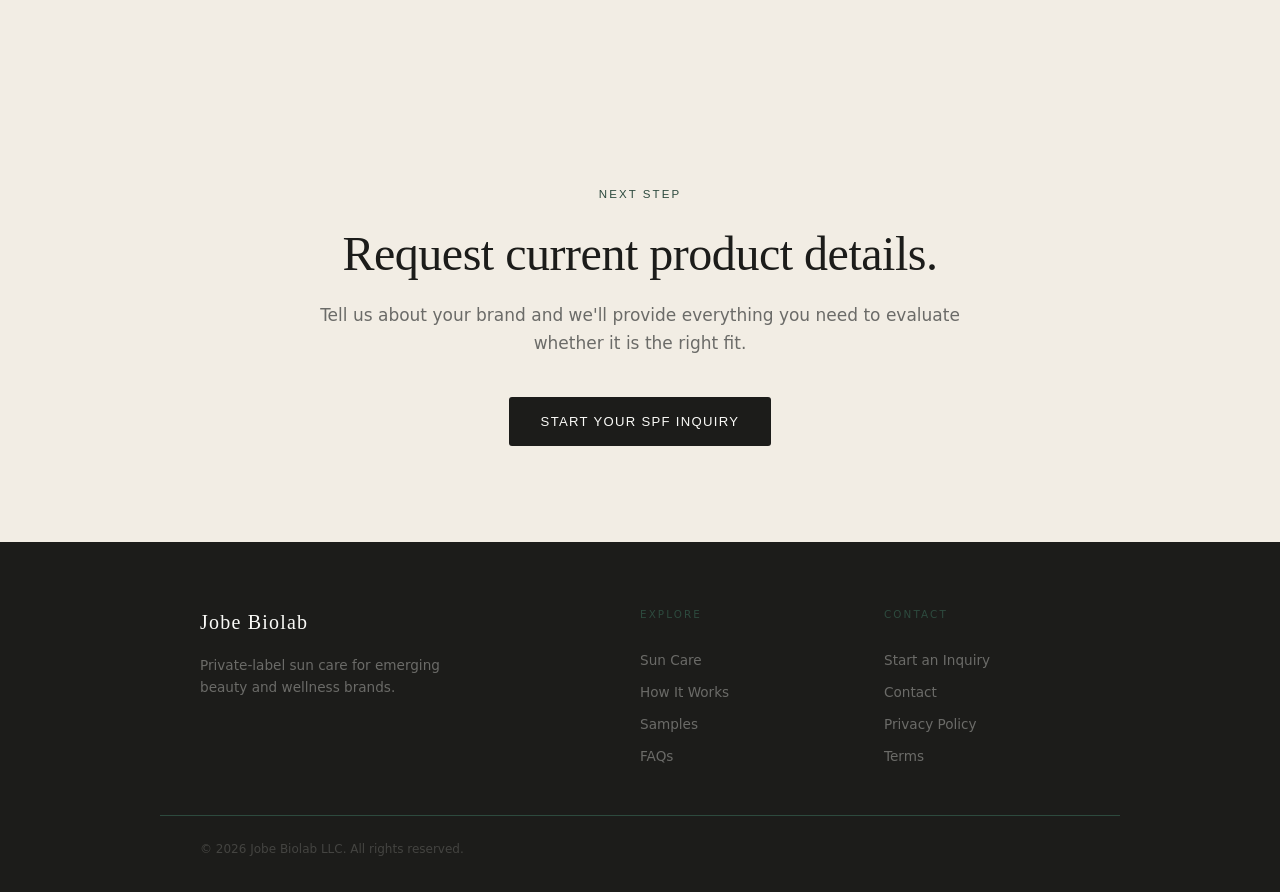
<file: sun-care/index.html>
<!DOCTYPE html>
<html lang="en">
<head>
  <meta charset="UTF-8">
  <meta name="viewport" content="width=device-width, initial-scale=1.0">
  <title>Private Label SPF 50 | Jobe Biolab</title>
  <meta name="description" content="Explore Jobe Biolab's private-label mineral SPF 50, including minimum quantities, branding options, product details, and inquiry requirements.">
  <link rel="canonical" href="https://jobebiolab.com/sun-care/">
  <link rel="stylesheet" href="/assets/style.css">
</head>
<body>
  <header id="site-header"></header>

  <section class="hero">
    <div class="hero-inner">
      <div class="hero-left">
        <span class="eyebrow hero-eyebrow">Private Label Sun Care</span>
        <h1>Mineral SPF 50,<br>ready for <em>your brand.</em></h1>
        <p class="hero-copy">Professionally guided private-label sun care for emerging beauty and wellness brands seeking an accessible path into sun care.</p>
        <div class="hero-actions">
          <a href="/contact/" class="btn btn--primary">Request Details</a>
          <a href="/how-it-works/" class="btn btn--outline">How It Works</a>
        </div>
      </div>
      <aside class="hero-meta" aria-label="Product details">
        <div>
          <p class="hero-stat-label">SPF level</p>
          <p class="hero-stat-value">SPF 50</p>
          <p class="hero-stat-note">Broad-spectrum UVA &amp; UVB</p>
        </div>
        <div>
          <p class="hero-stat-label">Active ingredient</p>
          <p class="hero-stat-value">Zinc Oxide</p>
          <p class="hero-stat-note">17.5% concentration</p>
        </div>
        <div>
          <p class="hero-stat-label">Starting MOQ</p>
          <p class="hero-stat-value">250 units</p>
          <p class="hero-stat-note">Subject to availability &amp; scope</p>
        </div>
      </aside>
    </div>
  </section>

  <hr class="rule">

  <!-- PRODUCT OVERVIEW -->
  <section>
    <div class="wrap">
      <span class="eyebrow">Featured product</span>
      <h2 class="mb-3">Mineral SPF 50 Cream</h2>
      <div class="split-2" style="align-items:start;margin-top:3rem;">
        <div>
          <div class="product-card">
            <div class="product-card-header">
              <span class="eyebrow">Verified specifications</span>
              <h3>Current product details</h3>
            </div>
            <div class="product-card-body">
              <div class="spec-row"><span class="spec-key">Product type</span><span class="spec-val">Mineral SPF 50 cream</span></div>
              <div class="spec-row"><span class="spec-key">Active ingredient</span><span class="spec-val">Zinc Oxide 17.5%</span></div>
              <div class="spec-row"><span class="spec-key">Broad spectrum</span><span class="spec-val">UVA &amp; UVB</span></div>
              <div class="spec-row"><span class="spec-key">Formula</span><span class="spec-val">No phenoxyethanol, PEGs, or silicones listed</span></div>
              <div class="spec-row"><span class="spec-key">Skin tone evaluation</span><span class="spec-val">Evaluated across a range of skin tones</span></div>
              <div class="spec-row"><span class="spec-key">Manufacturing</span><span class="spec-val">United States</span></div>
              <div class="spec-row"><span class="spec-key">Fill sizes</span><span class="spec-val">1 oz, 3 oz, and 6 oz</span></div>
              <div class="spec-row"><span class="spec-key">Starting MOQ</span><span class="spec-val">250 units per size</span></div>
              <div class="spec-row"><span class="spec-key">Pricing</span><span class="spec-val">Confirmed during inquiry</span></div>
              <div class="spec-row"><span class="spec-key">Packaging</span><span class="spec-val">Stock bottle, pump, and labeling included</span></div>
              <div class="spec-row"><span class="spec-key">Tint / shade options</span><span class="spec-val">Confirmed during inquiry</span></div>
              <div class="spec-row"><span class="spec-key">Shelf life</span><span class="spec-val">Confirmed during inquiry</span></div>
              <div class="spec-row"><span class="spec-key">Lead time</span><span class="spec-val">Confirmed during inquiry</span></div>
            </div>
            <div class="product-card-footer">
              Final specifications, packaging, claims, and availability are confirmed during the inquiry process.
            </div>
          </div>
        </div>
        <div>
          <h3 style="margin-bottom:1.25rem;">OTC Drug Facts</h3>
          <p class="text-grey" style="margin-bottom:1.5rem;">Sunscreen products sold in the United States are regulated as over-the-counter drugs. Required OTC Drug Facts and product information are coordinated according to the selected product and final manufacturing documentation.</p>
          <p class="text-grey" style="margin-bottom:2.5rem;">Clients remain responsible for their broader brand marketing, advertising, distribution, and claims outside the approved product documentation.</p>

          <h3 style="margin-bottom:1.25rem;">Key ingredients</h3>
          <p class="text-grey" style="margin-bottom:1rem;">The current mineral SPF cream is formulated with 17.5% zinc oxide and a blend of botanicals including:</p>
          <ul style="list-style:none;display:flex;flex-direction:column;gap:0.5rem;">
            <li style="font-size:0.88rem;color:#6B6B68;padding:0.5rem 0;border-bottom:1px solid #E8E3DA;">Aloe Barbadensis Leaf Juice</li>
            <li style="font-size:0.88rem;color:#6B6B68;padding:0.5rem 0;border-bottom:1px solid #E8E3DA;">Shea Butter</li>
            <li style="font-size:0.88rem;color:#6B6B68;padding:0.5rem 0;border-bottom:1px solid #E8E3DA;">Green Tea Leaf Extract</li>
            <li style="font-size:0.88rem;color:#6B6B68;padding:0.5rem 0;border-bottom:1px solid #E8E3DA;">Avocado Oil &amp; Safflower Seed Oil</li>
            <li style="font-size:0.88rem;color:#6B6B68;padding:0.5rem 0;border-bottom:1px solid #E8E3DA;">Coconut Oil</li>
            <li style="font-size:0.88rem;color:#6B6B68;padding:0.5rem 0;border-bottom:1px solid #E8E3DA;">Mango Seed Butter</li>
            <li style="font-size:0.88rem;color:#6B6B68;padding:0.5rem 0;border-bottom:1px solid #E8E3DA;">Cucumber &amp; Pomegranate Fruit Extract</li>
            <li style="font-size:0.88rem;color:#6B6B68;padding:0.5rem 0;border-bottom:1px solid #E8E3DA;">Baobab Seed Oil &amp; Blueberry Fruit Extract</li>
            <li style="font-size:0.88rem;color:#6B6B68;padding:0.5rem 0;">Tocopherol (Vitamin E)</li>
          </ul>
          <p style="font-size:0.78rem;color:#C8B99A;margin-top:1rem;">The complete ingredient list is in the <a href="/how-it-works/" style="color:#2D4A3E;text-decoration:underline;text-underline-offset:3px;">product information sheet</a>, and ships printed with every sample.</p>
        </div>
      </div>
    </div>
  </section>

  <hr class="rule">

  <!-- PACKAGING -->
  <section>
    <div class="wrap">
      <span class="eyebrow">Packaging</span>
      <h2 class="mb-3" style="max-width:20ch;">Three fill sizes, filled and labeled.</h2>
      <p class="text-grey" style="max-width:60ch;">Turnkey packaging covers the stock bottle, the recommended standard white pump or closure, filling, and custom product labeling. Each size carries its own 250-unit minimum, and more than one size may be ordered.</p>

      <div class="grid-3" style="margin-top:3rem;">
        <div class="grid-item">
          <p class="grid-item-label">1 oz</p>
          <h4>Bullet or Boston round</h4>
          <p>White PET, with a 20/410 white treatment pump. The size used for evaluation samples.</p>
        </div>
        <div class="grid-item">
          <p class="grid-item-label">3 oz</p>
          <h4>Bullet</h4>
          <p>White HDPE or clear PET, with a white lotion or treatment pump depending on the bottle.</p>
        </div>
        <div class="grid-item">
          <p class="grid-item-label">6 oz</p>
          <h4>Bullet, cylinder, or Boston round</h4>
          <p>White PET, white HDPE, clear PET, or purple PET, with a 24/410 white lotion pump.</p>
        </div>
      </div>

      <p style="font-size:0.78rem;color:#C8B99A;margin-top:2rem;max-width:60ch;">Stock availability, final closure fit, dip-tube length, and formula compatibility are confirmed before production. Premium closures, alternative colors, and non-standard packaging are quoted separately.</p>
    </div>
  </section>

  <hr class="rule">

  <!-- WHO IT'S FOR -->
  <section class="section--alt">
    <div class="wrap">
      <span class="eyebrow">Who it's for</span>
      <h2 class="mb-3">Designed for emerging and growing beauty brands.</h2>
      <div class="grid-3" style="margin-top:3rem;">
        <div class="grid-item"><p class="grid-item-label">Beauty brands</p><h4>Indie skincare founders</h4><p>Add a professionally manufactured SPF to an existing line without traditional high-volume commitments.</p></div>
        <div class="grid-item"><p class="grid-item-label">Wellness</p><h4>Med spas &amp; estheticians</h4><p>Offer a private-label sun-care product to clients under your own brand identity.</p></div>
        <div class="grid-item"><p class="grid-item-label">Lifestyle</p><h4>Wellness &amp; hospitality brands</h4><p>Extend your brand into sun care as a premium, thoughtfully selected product offering.</p></div>
      </div>
    </div>
  </section>

  <!-- WHAT'S INCLUDED -->
  <section>
    <div class="wrap">
      <span class="eyebrow">What's included</span>
      <h2 class="mb-3" style="max-width:20ch;">What we include.</h2>
      <ul style="list-style:none;display:flex;flex-direction:column;margin-top:2.5rem;max-width:46ch;">
        <li style="padding:0.85rem 0;border-bottom:1px solid #E8E3DA;font-size:0.95rem;color:#6B6B68;">Mineral SPF 50 cream — current featured product</li>
        <li style="padding:0.85rem 0;border-bottom:1px solid #E8E3DA;font-size:0.95rem;color:#6B6B68;">Private-label brand name and product name</li>
        <li style="padding:0.85rem 0;border-bottom:1px solid #E8E3DA;font-size:0.95rem;color:#6B6B68;">Labeling guidance</li>
        <li style="padding:0.85rem 0;border-bottom:1px solid #E8E3DA;font-size:0.95rem;color:#6B6B68;">Artwork review coordination</li>
        <li style="padding:0.85rem 0;font-size:0.95rem;color:#6B6B68;">Dedicated project contact</li>
      </ul>
      <p style="font-size:0.78rem;color:#C8B99A;margin-top:1.5rem;">Exact inclusions are outlined in the project quotation.</p>
    </div>
  </section>

  <!-- PRICING -->
  <section class="section--alt">
    <div class="wrap wrap--narrow" style="text-align:center;">
      <span class="eyebrow">Pricing</span>
      <h2 style="margin:1rem 0 1.5rem;">Built for brands starting thoughtfully.</h2>
      <p class="text-grey" style="margin:0 auto 1.5rem;">Pricing depends on quantity, packaging, customization, labeling needs, and the selected product configuration.</p>
      <div style="border:1px solid #E8E3DA;border-radius:4px;padding:2rem;background:#FAFAF7;margin:2rem 0;">
        <p style="font-family:'Cormorant Garamond',serif;font-size:1.4rem;color:#1C1C1A;margin-bottom:0.75rem;">Starting B2B order quantity: 250 units.</p>
        <p style="font-size:0.82rem;color:#6B6B68;">Subject to product availability, packaging configuration, branding requirements, and project scope.</p>
      </div>
      <p style="font-size:0.82rem;color:#C8B99A;margin-bottom:2rem;">Pricing is confirmed during the inquiry process and depends on quantity, packaging, branding, labeling requirements, customization, and current inventory availability.</p>
      <a href="/contact/" class="btn btn--primary">Request Pricing</a>
    </div>
  </section>

  <div class="cta-section">
    <div class="wrap wrap--narrow">
      <span class="eyebrow" style="display:block;text-align:center;margin-bottom:1.5rem;">Next step</span>
      <h2>Request current product details.</h2>
      <p>Tell us about your brand and we'll provide everything you need to evaluate whether it is the right fit.</p>
      <div class="cta-actions">
        <a href="/contact/" class="btn btn--primary">Start Your SPF Inquiry</a>
      </div>
    </div>
  </div>

  <footer id="site-footer"></footer>
  <script src="/assets/config.js"></script>
</body>
</html>
</file>
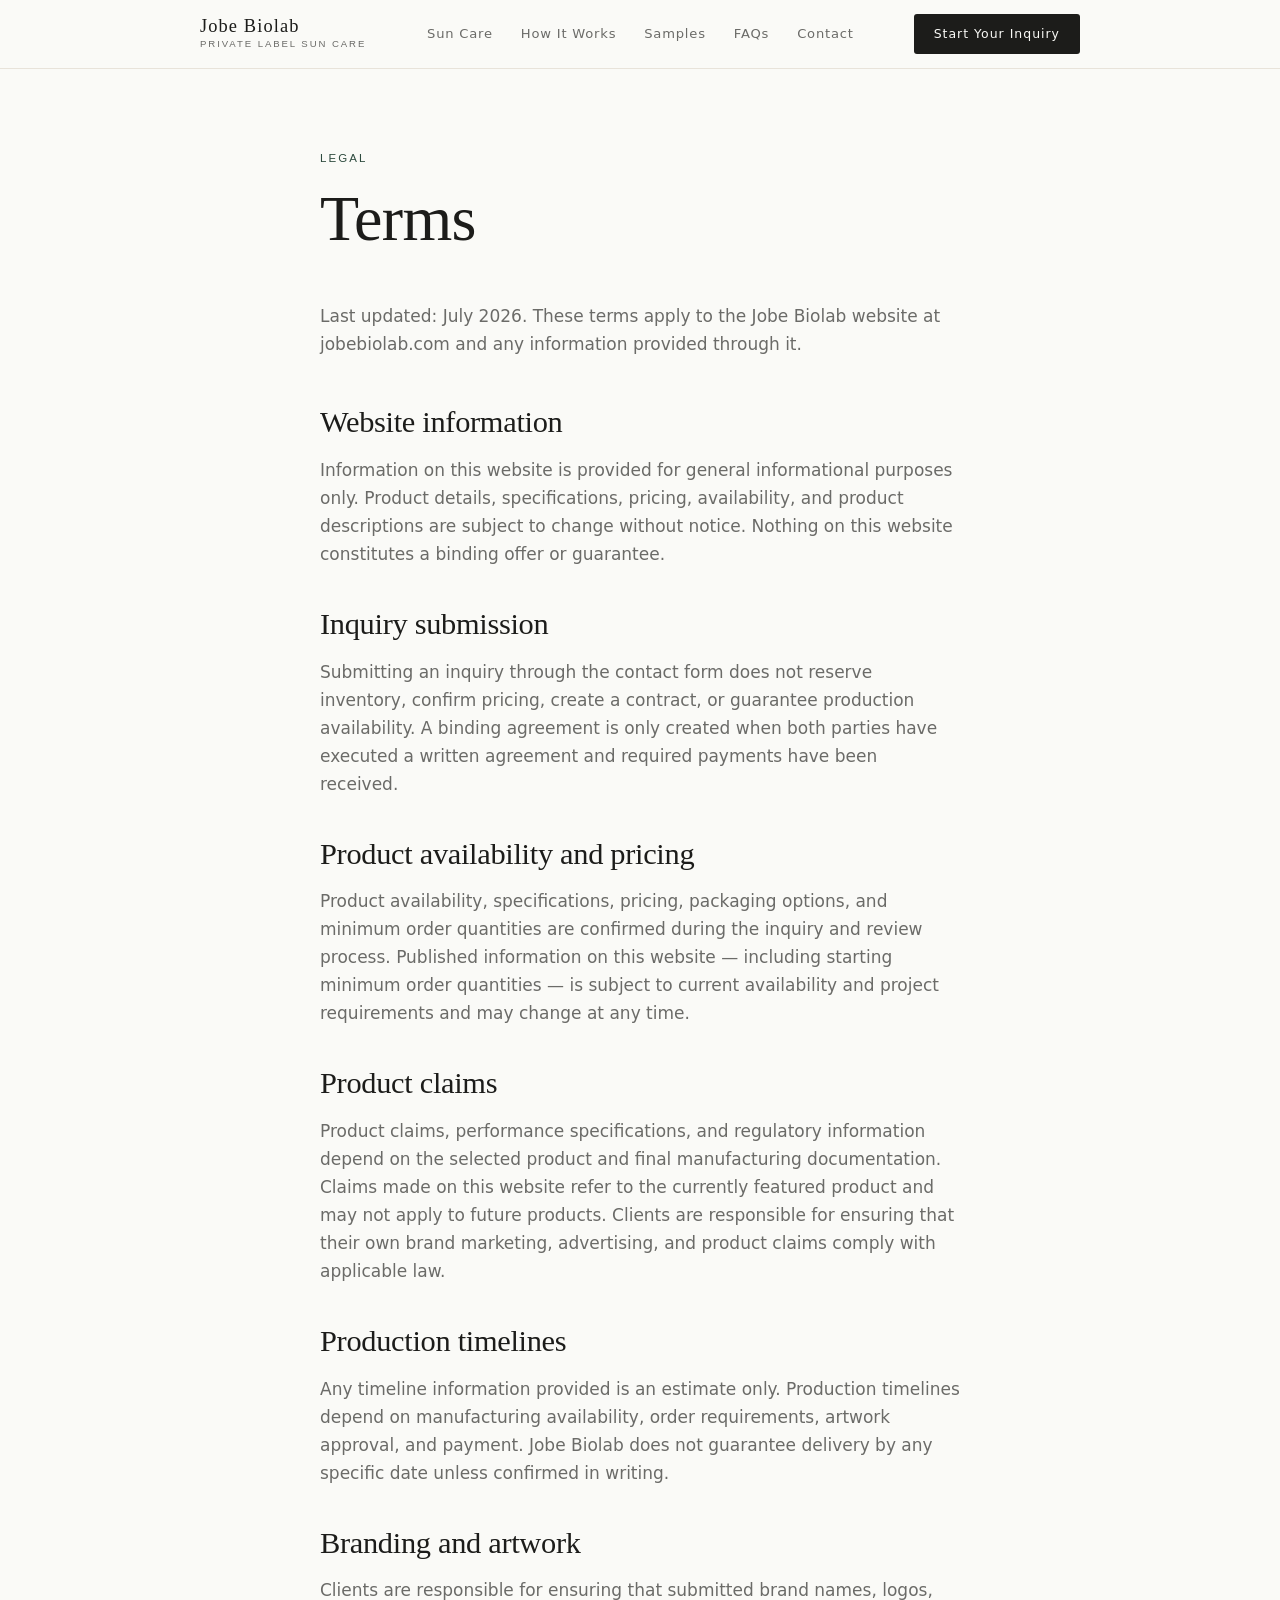
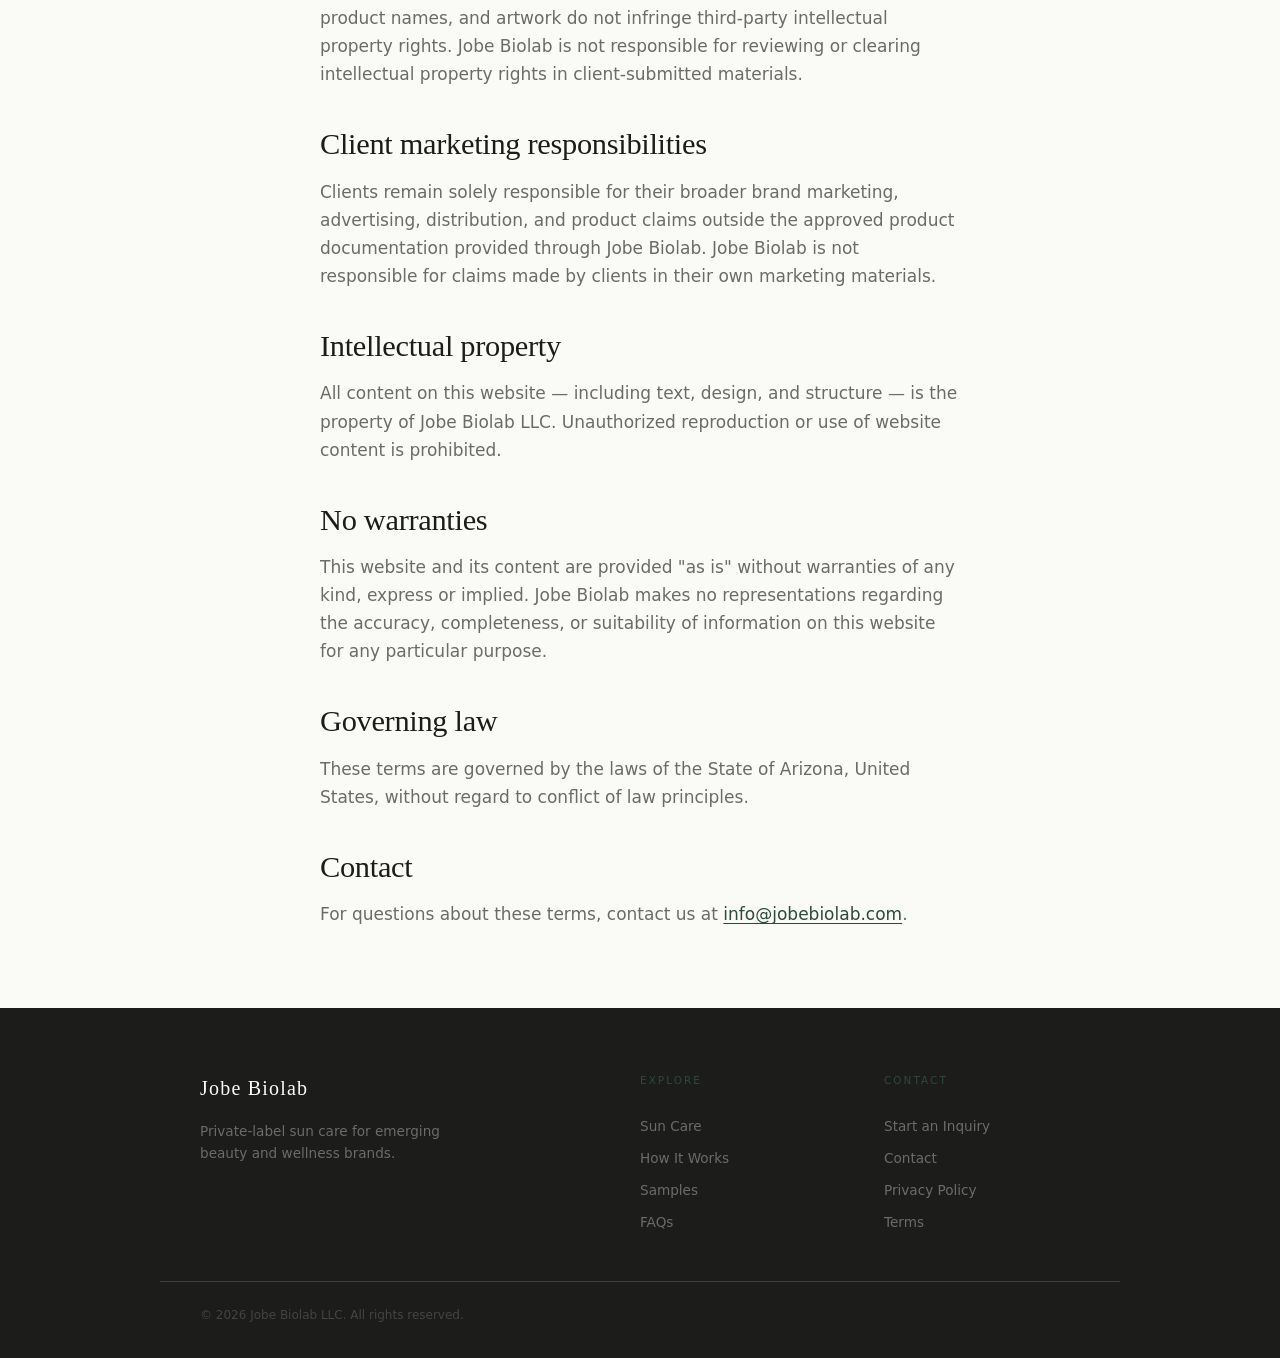
<file: terms/index.html>
<!DOCTYPE html>
<html lang="en">
<head>
  <meta charset="UTF-8">
  <meta name="viewport" content="width=device-width, initial-scale=1.0">
  <title>Terms | Jobe Biolab</title>
  <meta name="description" content="Jobe Biolab website terms — information about inquiries, product availability, pricing, and responsibilities.">
  <link rel="canonical" href="https://jobebiolab.com/terms/">
  <link rel="stylesheet" href="/assets/style.css">
</head>
<body>
  <header id="site-header"></header>

  <section style="padding:5rem 0;">
    <div class="wrap wrap--narrow">
      <span class="eyebrow">Legal</span>
      <h1 style="margin:1rem 0 3rem;">Terms</h1>
      <p style="color:#6B6B68;margin-bottom:3rem;">Last updated: July 2026. These terms apply to the Jobe Biolab website at jobebiolab.com and any information provided through it.</p>

      <h3 style="margin-bottom:1rem;">Website information</h3>
      <p class="text-grey" style="margin-bottom:2.5rem;">Information on this website is provided for general informational purposes only. Product details, specifications, pricing, availability, and product descriptions are subject to change without notice. Nothing on this website constitutes a binding offer or guarantee.</p>

      <h3 style="margin-bottom:1rem;">Inquiry submission</h3>
      <p class="text-grey" style="margin-bottom:2.5rem;">Submitting an inquiry through the contact form does not reserve inventory, confirm pricing, create a contract, or guarantee production availability. A binding agreement is only created when both parties have executed a written agreement and required payments have been received.</p>

      <h3 style="margin-bottom:1rem;">Product availability and pricing</h3>
      <p class="text-grey" style="margin-bottom:2.5rem;">Product availability, specifications, pricing, packaging options, and minimum order quantities are confirmed during the inquiry and review process. Published information on this website — including starting minimum order quantities — is subject to current availability and project requirements and may change at any time.</p>

      <h3 style="margin-bottom:1rem;">Product claims</h3>
      <p class="text-grey" style="margin-bottom:2.5rem;">Product claims, performance specifications, and regulatory information depend on the selected product and final manufacturing documentation. Claims made on this website refer to the currently featured product and may not apply to future products. Clients are responsible for ensuring that their own brand marketing, advertising, and product claims comply with applicable law.</p>

      <h3 style="margin-bottom:1rem;">Production timelines</h3>
      <p class="text-grey" style="margin-bottom:2.5rem;">Any timeline information provided is an estimate only. Production timelines depend on manufacturing availability, order requirements, artwork approval, and payment. Jobe Biolab does not guarantee delivery by any specific date unless confirmed in writing.</p>

      <h3 style="margin-bottom:1rem;">Branding and artwork</h3>
      <p class="text-grey" style="margin-bottom:2.5rem;">Clients are responsible for ensuring that submitted brand names, logos, product names, and artwork do not infringe third-party intellectual property rights. Jobe Biolab is not responsible for reviewing or clearing intellectual property rights in client-submitted materials.</p>

      <h3 style="margin-bottom:1rem;">Client marketing responsibilities</h3>
      <p class="text-grey" style="margin-bottom:2.5rem;">Clients remain solely responsible for their broader brand marketing, advertising, distribution, and product claims outside the approved product documentation provided through Jobe Biolab. Jobe Biolab is not responsible for claims made by clients in their own marketing materials.</p>

      <h3 style="margin-bottom:1rem;">Intellectual property</h3>
      <p class="text-grey" style="margin-bottom:2.5rem;">All content on this website — including text, design, and structure — is the property of Jobe Biolab LLC. Unauthorized reproduction or use of website content is prohibited.</p>

      <h3 style="margin-bottom:1rem;">No warranties</h3>
      <p class="text-grey" style="margin-bottom:2.5rem;">This website and its content are provided "as is" without warranties of any kind, express or implied. Jobe Biolab makes no representations regarding the accuracy, completeness, or suitability of information on this website for any particular purpose.</p>

      <h3 style="margin-bottom:1rem;">Governing law</h3>
      <p class="text-grey" style="margin-bottom:2.5rem;">These terms are governed by the laws of the State of Arizona, United States, without regard to conflict of law principles.</p>

      <h3 style="margin-bottom:1rem;">Contact</h3>
      <p class="text-grey">For questions about these terms, contact us at <a href="mailto:info@jobebiolab.com" style="color:#2D4A3E;text-decoration:underline;text-underline-offset:3px;">info@jobebiolab.com</a>.</p>
    </div>
  </section>

  <footer id="site-footer"></footer>
  <script src="/assets/config.js"></script>
</body>
</html>
</file>
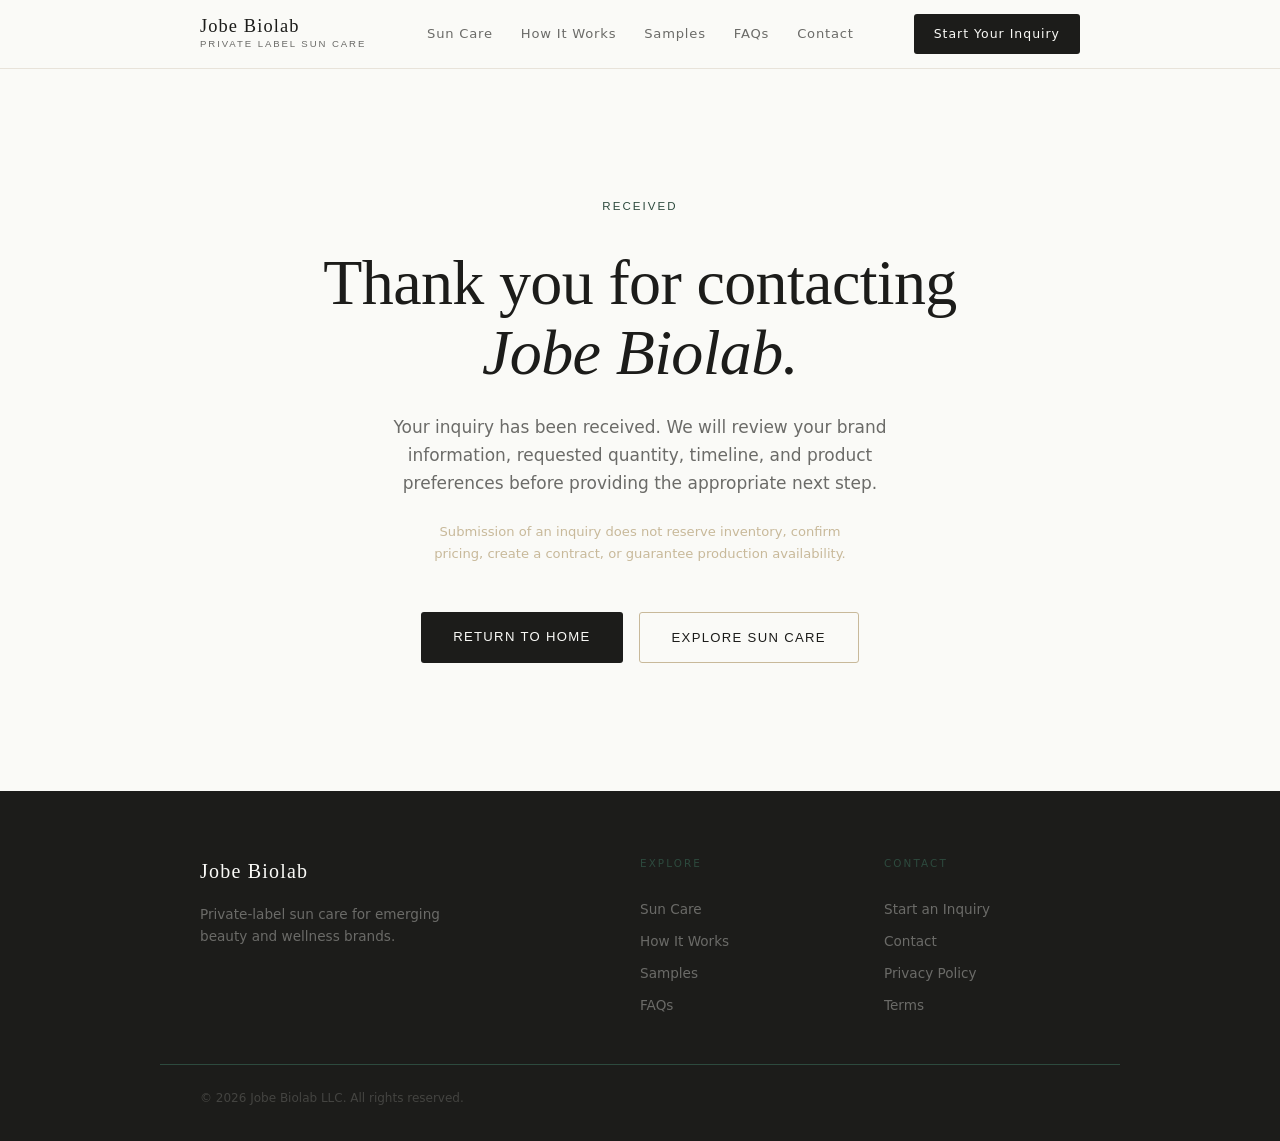
<file: thank-you/index.html>
<!DOCTYPE html>
<html lang="en">
<head>
  <meta charset="UTF-8">
  <meta name="viewport" content="width=device-width, initial-scale=1.0">
  <title>Thank You | Jobe Biolab</title>
  <meta name="robots" content="noindex, nofollow">
  <link rel="stylesheet" href="/assets/style.css">
</head>
<body>
  <header id="site-header"></header>

  <section style="padding:8rem 0;text-align:center;">
    <div class="wrap wrap--narrow">
      <span class="eyebrow" style="display:block;margin-bottom:2rem;">Received</span>
      <h1 style="margin-bottom:1.5rem;">Thank you for contacting<br><em>Jobe Biolab.</em></h1>
      <p style="color:#6B6B68;margin:0 auto 1.5rem;max-width:52ch;">Your inquiry has been received. We will review your brand information, requested quantity, timeline, and product preferences before providing the appropriate next step.</p>
      <p style="font-size:0.82rem;color:#C8B99A;margin:0 auto 3rem;max-width:52ch;">Submission of an inquiry does not reserve inventory, confirm pricing, create a contract, or guarantee production availability.</p>
      <div style="display:flex;gap:1rem;justify-content:center;flex-wrap:wrap;">
        <a href="/" class="btn btn--primary">Return to Home</a>
        <a href="/sun-care/" class="btn btn--outline">Explore Sun Care</a>
      </div>
    </div>
  </section>

  <footer id="site-footer"></footer>
  <script src="/assets/config.js"></script>
</body>
</html>
</file>
<file: assets/style.css>
/* ============================================================
   JOBE BIOLAB — DESIGN SYSTEM
   Palette:
     --ink:    #1C1C1A  charcoal
     --bg:     #FAFAF7  warm white
     --bg-alt: #F2EDE4  warm off-white sections
     --green:  #2D4A3E  deep muted green (accent)
     --taupe:  #C8B99A  warm taupe (dividers, labels)
     --grey:   #6B6B68  mid grey
     --light:  #E8E3DA  hairlines
   ============================================================ */

/* ---------- Reset ---------- */
*, *::before, *::after { box-sizing: border-box; margin: 0; padding: 0; }
html { scroll-behavior: smooth; }
body {
  font-family: 'Inter', system-ui, -apple-system, sans-serif;
  background: #FAFAF7;
  color: #1C1C1A;
  -webkit-font-smoothing: antialiased;
  font-size: 17px;
  line-height: 1.65;
}

/* ---------- Typography ---------- */
@import url('https://fonts.googleapis.com/css2?family=Cormorant+Garamond:ital,wght@0,300;0,400;0,500;0,600;1,300;1,400&family=Inter:wght@300;400;500;600&display=swap');

h1, h2, h3, h4, .display {
  font-family: 'Cormorant Garamond', Georgia, serif;
  font-weight: 400;
  line-height: 1.1;
  letter-spacing: -0.01em;
  color: #1C1C1A;
}

h1 { font-size: clamp(2.6rem, 5vw, 4.2rem); }
h2 { font-size: clamp(2rem, 4vw, 3rem); }
h3 { font-size: clamp(1.4rem, 2.5vw, 1.9rem); }
h4 { font-size: 1.2rem; }

.eyebrow {
  font-family: 'Inter', sans-serif;
  font-size: 0.72rem;
  font-weight: 500;
  letter-spacing: 0.18em;
  text-transform: uppercase;
  color: #2D4A3E;
  display: block;
  margin-bottom: 1rem;
}

p { max-width: 68ch; }
p + p { margin-top: 1rem; }

a { color: inherit; text-decoration: none; }
a:focus-visible {
  outline: 2px solid #2D4A3E;
  outline-offset: 3px;
  border-radius: 2px;
}

/* ---------- Layout ---------- */
.wrap {
  max-width: 960px;
  margin: 0 auto;
  padding: 0 2.5rem;
}
.wrap--wide { max-width: 1200px; }
.wrap--narrow { max-width: 720px; }

section { padding: 6rem 0; }
section.section--alt { background: #F2EDE4; }
section.section--dark { background: #1C1C1A; color: #FAFAF7; }
section.section--dark h2,
section.section--dark h3,
section.section--dark .eyebrow { color: #C8B99A; }
section.section--dark p { color: #C8B99A; }

hr.rule {
  border: none;
  border-top: 1px solid #E8E3DA;
  margin: 0;
}

/* ---------- Header ---------- */
#site-header {
  position: sticky;
  top: 0;
  z-index: 100;
  background: rgba(250, 250, 247, 0.96);
  backdrop-filter: blur(8px);
  border-bottom: 1px solid #E8E3DA;
}

.hdr-inner {
  max-width: 960px;
  margin: 0 auto;
  padding: 0 2.5rem;
  height: 68px;
  display: flex;
  align-items: center;
  gap: 2rem;
}

.hdr-wordmark {
  display: flex;
  flex-direction: column;
  gap: 0;
  flex-shrink: 0;
}
.hdr-brand {
  font-family: 'Cormorant Garamond', serif;
  font-size: 1.15rem;
  font-weight: 500;
  letter-spacing: 0.06em;
  color: #1C1C1A;
  line-height: 1.1;
}
.hdr-sub {
  font-size: 0.6rem;
  letter-spacing: 0.2em;
  text-transform: uppercase;
  color: #6B6B68;
  font-family: 'Inter', sans-serif;
}

.hdr-nav {
  display: flex;
  align-items: center;
  gap: 0.25rem;
  margin-left: auto;
}

.nav-link {
  font-size: 0.82rem;
  letter-spacing: 0.06em;
  color: #6B6B68;
  padding: 0.4rem 0.75rem;
  border-radius: 4px;
  transition: color 0.15s;
}
.nav-link:hover { color: #1C1C1A; }
.nav-link.active { color: #1C1C1A; }

.hdr-cta {
  font-size: 0.78rem;
  font-weight: 500;
  letter-spacing: 0.08em;
  color: #FAFAF7;
  background: #1C1C1A;
  padding: 0.6rem 1.25rem;
  border-radius: 3px;
  transition: background 0.15s;
  flex-shrink: 0;
  margin-left: 1rem;
}
.hdr-cta:hover { background: #2D4A3E; }

.hdr-hamburger {
  display: none;
  flex-direction: column;
  gap: 5px;
  background: none;
  border: none;
  cursor: pointer;
  padding: 4px;
  margin-left: auto;
}
.hdr-hamburger span {
  display: block;
  width: 22px;
  height: 1.5px;
  background: #1C1C1A;
  transition: transform 0.2s;
}

.mobile-menu {
  display: none;
  flex-direction: column;
  background: #FAFAF7;
  border-top: 1px solid #E8E3DA;
  padding: 1.5rem 2.5rem;
}
.mobile-menu.open { display: flex; }
.mobile-menu nav {
  display: flex;
  flex-direction: column;
  gap: 0.25rem;
}
.mobile-menu .nav-link {
  font-size: 1rem;
  padding: 0.75rem 0;
  border-bottom: 1px solid #E8E3DA;
}
.mobile-cta {
  display: inline-block;
  margin-top: 1.25rem;
  font-size: 0.85rem;
  font-weight: 500;
  letter-spacing: 0.08em;
  color: #FAFAF7;
  background: #1C1C1A;
  padding: 0.85rem 1.5rem;
  border-radius: 3px;
  text-align: center;
}

@media (max-width: 768px) {
  .hdr-nav, .hdr-cta { display: none; }
  .hdr-hamburger { display: flex; }
  body.menu-open { overflow: hidden; }
}

/* ---------- Footer ---------- */
#site-footer {
  background: #1C1C1A;
  color: #C8B99A;
  padding: 4rem 0 2rem;
}

.ftr-inner {
  max-width: 960px;
  margin: 0 auto;
  padding: 0 2.5rem;
  display: grid;
  grid-template-columns: 2fr 1fr 1fr;
  gap: 3rem;
  padding-bottom: 3rem;
  border-bottom: 1px solid #2D4A3E;
}

.ftr-wordmark {
  font-family: 'Cormorant Garamond', serif;
  font-size: 1.25rem;
  font-weight: 500;
  color: #FAFAF7;
  letter-spacing: 0.06em;
  margin-bottom: 0.75rem;
}
.ftr-desc {
  font-size: 0.85rem;
  line-height: 1.6;
  color: #6B6B68;
  max-width: 30ch;
}
.ftr-label {
  font-size: 0.65rem;
  letter-spacing: 0.2em;
  text-transform: uppercase;
  color: #2D4A3E;
  margin-bottom: 1rem;
  font-weight: 500;
}
.ftr-col {
  display: flex;
  flex-direction: column;
  gap: 0.6rem;
}
.ftr-col a {
  font-size: 0.85rem;
  color: #6B6B68;
  transition: color 0.15s;
}
.ftr-col a:hover { color: #C8B99A; }

.ftr-legal {
  max-width: 960px;
  margin: 0 auto;
  padding: 1.5rem 2.5rem 0;
  font-size: 0.75rem;
  color: #444441;
}

@media (max-width: 640px) {
  .ftr-inner { grid-template-columns: 1fr; gap: 2rem; }
}

/* ---------- Buttons ---------- */
.btn {
  display: inline-block;
  font-family: 'Inter', sans-serif;
  font-size: 0.82rem;
  font-weight: 500;
  letter-spacing: 0.1em;
  text-transform: uppercase;
  padding: 0.85rem 2rem;
  border-radius: 3px;
  cursor: pointer;
  transition: background 0.15s, color 0.15s, border-color 0.15s;
  text-decoration: none;
  border: none;
  white-space: nowrap;
}
.btn--primary {
  background: #1C1C1A;
  color: #FAFAF7;
}
.btn--primary:hover { background: #2D4A3E; }

.btn--outline {
  background: transparent;
  color: #1C1C1A;
  border: 1px solid #C8B99A;
}
.btn--outline:hover { border-color: #1C1C1A; }

.btn--ghost-light {
  background: transparent;
  color: #FAFAF7;
  border: 1px solid rgba(255,255,255,0.25);
}
.btn--ghost-light:hover { border-color: #FAFAF7; }

/* ---------- Hero ---------- */
.hero {
  padding: 7rem 0 6rem;
  overflow: hidden;
}
.hero-inner {
  max-width: 960px;
  margin: 0 auto;
  padding: 0 2.5rem;
  display: grid;
  grid-template-columns: 1fr 280px;
  gap: 4rem;
  align-items: start;
}
.hero-eyebrow { margin-bottom: 1.5rem; }
.hero h1 { margin-bottom: 1.75rem; font-weight: 300; }
.hero h1 em { font-style: italic; color: #2D4A3E; }
.hero-copy { font-size: 1.05rem; color: #6B6B68; margin-bottom: 2.5rem; max-width: 52ch; }
.hero-actions { display: flex; gap: 1rem; flex-wrap: wrap; }
.hero-meta {
  border-left: 1px solid #E8E3DA;
  padding-left: 2rem;
  padding-top: 0.5rem;
  display: flex;
  flex-direction: column;
  gap: 2rem;
  align-self: center;
}
.hero-stat-label {
  font-size: 0.65rem;
  letter-spacing: 0.2em;
  text-transform: uppercase;
  color: #C8B99A;
  margin-bottom: 0.4rem;
}
.hero-stat-value {
  font-family: 'Cormorant Garamond', serif;
  font-size: 1.6rem;
  font-weight: 300;
  color: #1C1C1A;
  line-height: 1.1;
}
.hero-stat-note { font-size: 0.78rem; color: #6B6B68; margin-top: 0.25rem; }

@media (max-width: 768px) {
  .hero { padding: 4rem 0; }
  .hero-inner { grid-template-columns: 1fr; gap: 2.5rem; }
  .hero-meta { border-left: none; border-top: 1px solid #E8E3DA; padding-left: 0; padding-top: 2rem; flex-direction: row; gap: 2.5rem; flex-wrap: wrap; }
}

/* ---------- Editorial bar (signature element) ---------- */
.editorial-bar {
  background: #2D4A3E;
  padding: 4rem 0;
  overflow: hidden;
}
.editorial-bar .wrap { position: relative; }
.editorial-bar h2 {
  font-size: clamp(2rem, 4.5vw, 3.4rem);
  color: #FAFAF7;
  font-weight: 300;
  font-style: italic;
  max-width: 22ch;
  line-height: 1.15;
}
.editorial-bar .eb-sub {
  font-size: 0.85rem;
  color: rgba(255,255,255,0.5);
  margin-top: 1.5rem;
  max-width: 55ch;
}

/* ---------- 2-col split ----------
   Two-column content blocks that collapse to one column on small
   screens. Use this instead of an inline grid-template-columns, which
   no media query can override.
   Column ratio and gap are set per instance via the --split and
   --split-gap custom properties, so an inline style can vary them
   without defeating the breakpoint below. */
.split-2 {
  display: grid;
  grid-template-columns: var(--split, 1fr 1fr);
  gap: var(--split-gap, 4rem);
}
@media (max-width: 768px) {
  .split-2 { grid-template-columns: 1fr; gap: 2.5rem; }
}

/* ---------- 3-col grid ---------- */
.grid-3 {
  display: grid;
  grid-template-columns: repeat(3, 1fr);
  gap: 2.5rem;
}
@media (max-width: 640px) { .grid-3 { grid-template-columns: 1fr; gap: 2rem; } }
@media (max-width: 900px) and (min-width: 641px) { .grid-3 { grid-template-columns: 1fr 1fr; } }

.grid-item-label {
  font-size: 0.65rem;
  letter-spacing: 0.2em;
  text-transform: uppercase;
  color: #2D4A3E;
  margin-bottom: 0.75rem;
  font-weight: 500;
}
.grid-item h4 { margin-bottom: 0.5rem; font-size: 1.05rem; }
.grid-item p { font-size: 0.9rem; color: #6B6B68; max-width: 36ch; }

/* ---------- Product card (B2B spec style) ---------- */
.product-card {
  border: 1px solid #E8E3DA;
  border-radius: 4px;
  overflow: hidden;
}
.product-card-header {
  background: #1C1C1A;
  color: #FAFAF7;
  padding: 2.5rem;
}
.product-card-header .eyebrow { color: #C8B99A; }
.product-card-header h3 { color: #FAFAF7; font-size: clamp(1.6rem, 3vw, 2.2rem); margin-top: 0.5rem; }
.product-card-body { padding: 2.5rem; }
.spec-row {
  display: flex;
  justify-content: space-between;
  align-items: baseline;
  padding: 0.85rem 0;
  border-bottom: 1px solid #E8E3DA;
  gap: 1rem;
}
.spec-row:last-child { border-bottom: none; }
.spec-key {
  font-size: 0.75rem;
  letter-spacing: 0.12em;
  text-transform: uppercase;
  color: #6B6B68;
  flex-shrink: 0;
}
.spec-val {
  font-family: 'Cormorant Garamond', serif;
  font-size: 1.05rem;
  color: #1C1C1A;
  text-align: right;
}
.product-card-footer {
  padding: 1.5rem 2.5rem;
  background: #F2EDE4;
  border-top: 1px solid #E8E3DA;
  font-size: 0.8rem;
  color: #6B6B68;
  line-height: 1.5;
}

/* ---------- Process steps ---------- */
.process-grid {
  display: grid;
  grid-template-columns: repeat(4, 1fr);
  gap: 1px;
  background: #E8E3DA;
  border: 1px solid #E8E3DA;
  border-radius: 4px;
  overflow: hidden;
}
@media (max-width: 640px) { .process-grid { grid-template-columns: 1fr 1fr; } }

.process-step {
  background: #FAFAF7;
  padding: 2rem 1.75rem;
}
.step-num {
  font-family: 'Cormorant Garamond', serif;
  font-size: 2.5rem;
  font-weight: 300;
  color: #E8E3DA;
  line-height: 1;
  margin-bottom: 1rem;
}
.step-title { font-size: 0.85rem; font-weight: 500; color: #1C1C1A; margin-bottom: 0.5rem; }
.step-desc { font-size: 0.82rem; color: #6B6B68; line-height: 1.55; }

/* ---------- Inquiry CTA section ---------- */
.cta-section {
  padding: 6rem 0;
  text-align: center;
  background: #F2EDE4;
}
.cta-section h2 { margin-bottom: 1.25rem; }
.cta-section p { color: #6B6B68; margin: 0 auto 2.5rem; }
.cta-actions { display: flex; gap: 1rem; justify-content: center; flex-wrap: wrap; }

/* ---------- FAQ accordion ---------- */
.faq-list { border-top: 1px solid #E8E3DA; }
.faq-item { border-bottom: 1px solid #E8E3DA; }
.faq-q {
  width: 100%;
  background: none;
  border: none;
  text-align: left;
  padding: 1.5rem 0;
  font-family: 'Cormorant Garamond', serif;
  font-size: 1.15rem;
  color: #1C1C1A;
  cursor: pointer;
  display: flex;
  justify-content: space-between;
  align-items: center;
  gap: 1rem;
}
.faq-q:hover { color: #2D4A3E; }
.faq-icon {
  width: 20px;
  height: 20px;
  flex-shrink: 0;
  position: relative;
}
.faq-icon::before, .faq-icon::after {
  content: '';
  position: absolute;
  background: currentColor;
  transition: transform 0.2s;
}
.faq-icon::before { width: 12px; height: 1px; top: 50%; left: 50%; transform: translate(-50%,-50%); }
.faq-icon::after  { width: 1px; height: 12px; top: 50%; left: 50%; transform: translate(-50%,-50%); }
.faq-item.open .faq-icon::after { transform: translate(-50%,-50%) rotate(90deg); opacity: 0; }
.faq-a { display: none; padding: 0 0 1.5rem; }
.faq-item.open .faq-a { display: block; }
.faq-a p { font-size: 0.95rem; color: #6B6B68; }

/* ---------- Form ---------- */
.form-grid { display: grid; grid-template-columns: 1fr 1fr; gap: 1.25rem; }
.form-full { grid-column: 1 / -1; }
@media (max-width: 600px) { .form-grid { grid-template-columns: 1fr; } }

.form-field label {
  display: block;
  font-size: 0.72rem;
  letter-spacing: 0.14em;
  text-transform: uppercase;
  color: #6B6B68;
  margin-bottom: 0.5rem;
}
.form-field input,
.form-field select,
.form-field textarea {
  width: 100%;
  background: #FAFAF7;
  border: 1px solid #E8E3DA;
  border-radius: 3px;
  padding: 0.85rem 1rem;
  font-family: 'Inter', sans-serif;
  font-size: 0.9rem;
  color: #1C1C1A;
  transition: border-color 0.15s;
  appearance: none;
}
.form-field input:focus,
.form-field select:focus,
.form-field textarea:focus {
  outline: none;
  border-color: #2D4A3E;
}
.form-field textarea { min-height: 130px; resize: vertical; }
.form-consent { display: flex; gap: 0.75rem; align-items: flex-start; }
.form-consent input[type="checkbox"] { margin-top: 3px; flex-shrink: 0; accent-color: #2D4A3E; }
.form-consent label { font-size: 0.82rem; color: #6B6B68; line-height: 1.55; letter-spacing: 0; text-transform: none; }
.form-note { font-size: 0.78rem; color: #C8B99A; margin-top: 1.5rem; }

/* ---------- Utilities ---------- */
.mt-1 { margin-top: 0.5rem; }
.mt-2 { margin-top: 1rem; }
.mt-3 { margin-top: 1.5rem; }
.mt-4 { margin-top: 2rem; }
.mt-5 { margin-top: 3rem; }
.mb-1 { margin-bottom: 0.5rem; }
.mb-2 { margin-bottom: 1rem; }
.mb-3 { margin-bottom: 1.5rem; }
.text-grey { color: #6B6B68; }
.text-green { color: #2D4A3E; }
.text-small { font-size: 0.82rem; }

/* ---------- Reduced motion ---------- */
@media (prefers-reduced-motion: reduce) {
  *, *::before, *::after { transition-duration: 0.01ms !important; animation-duration: 0.01ms !important; }
}
</file>
